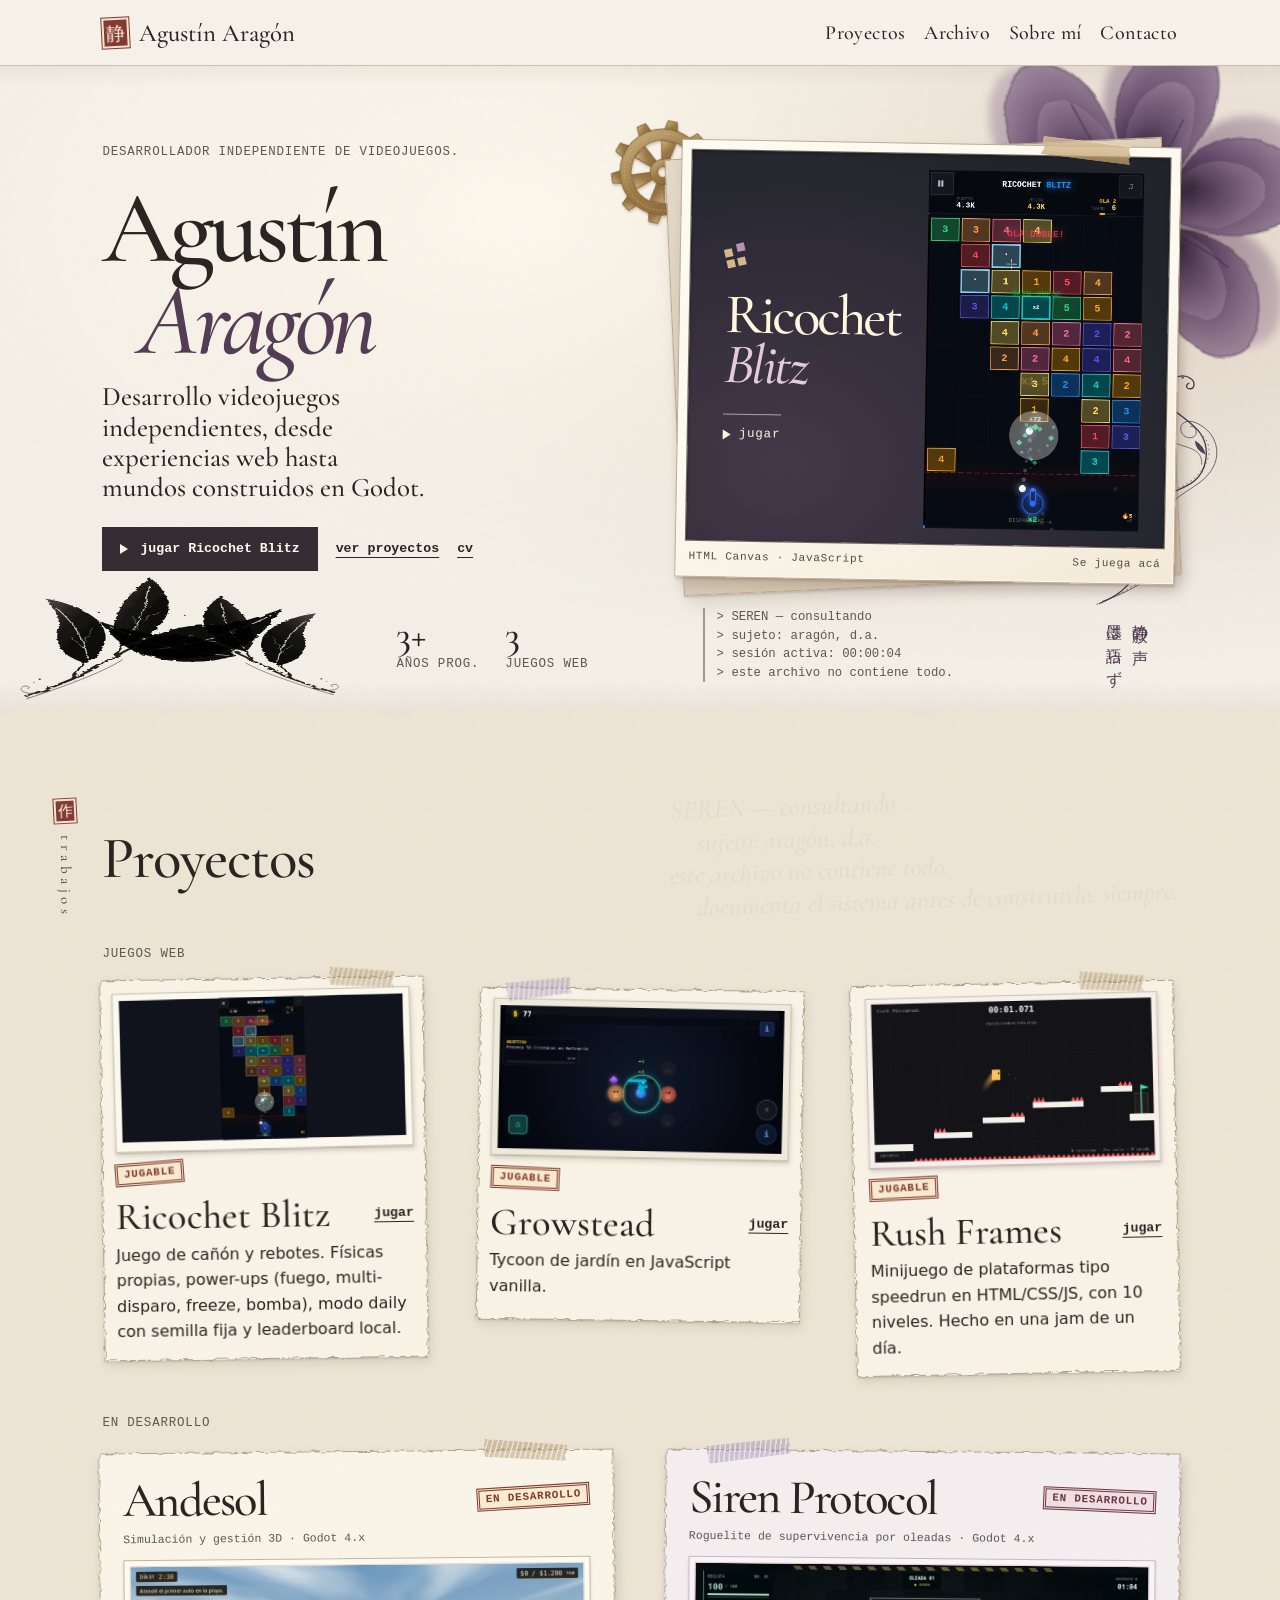
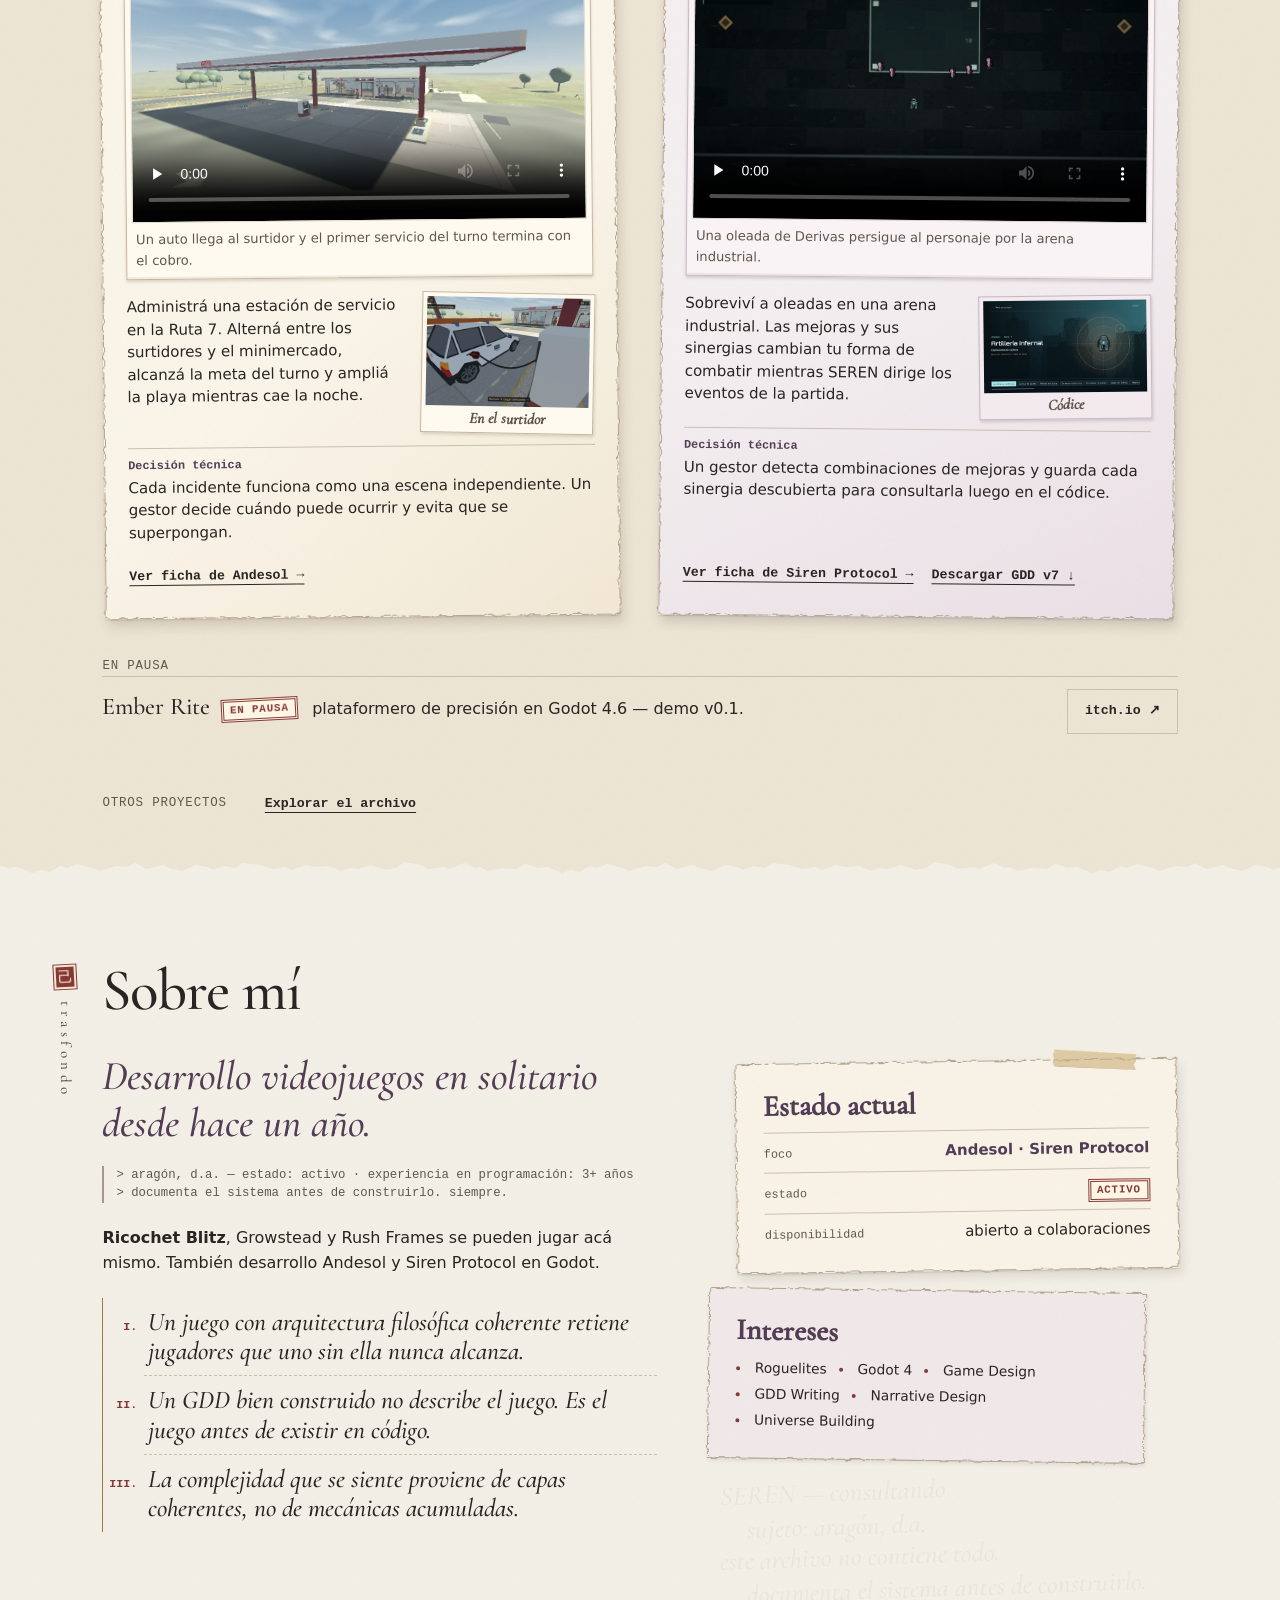
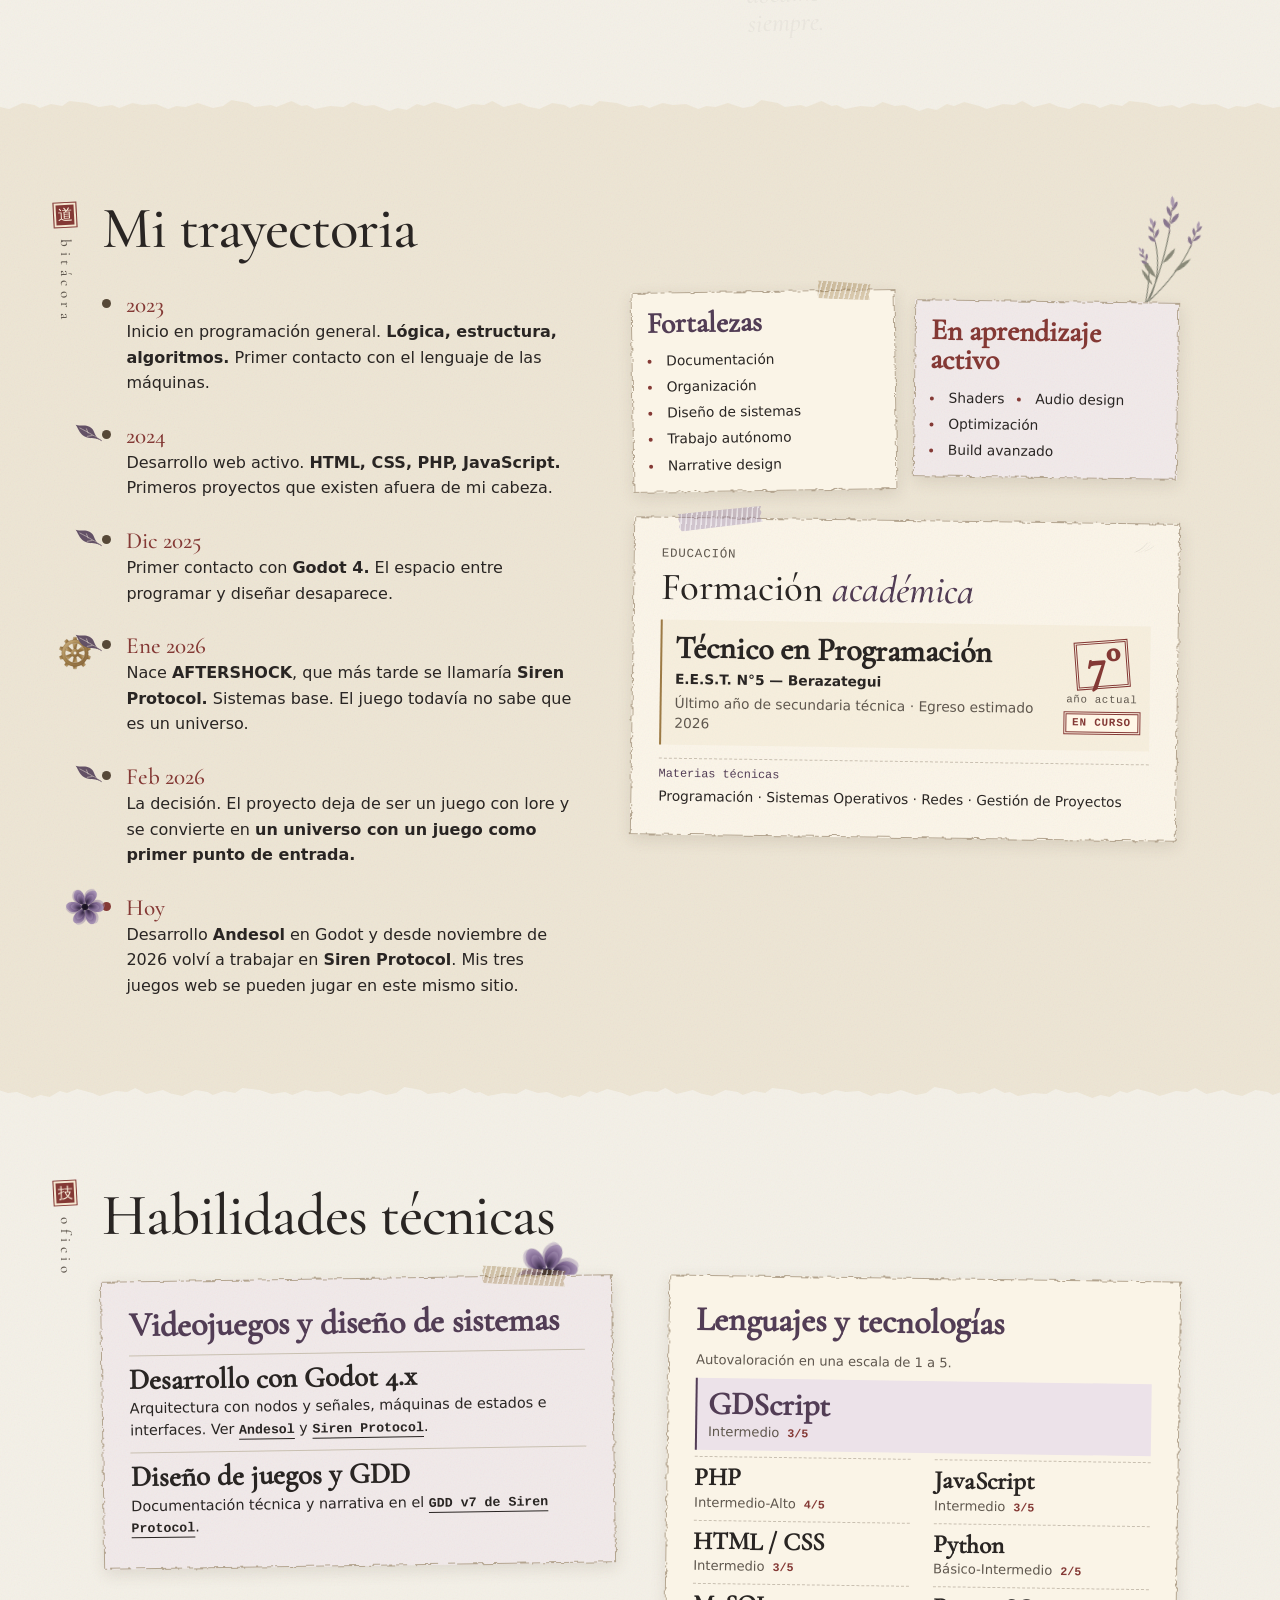
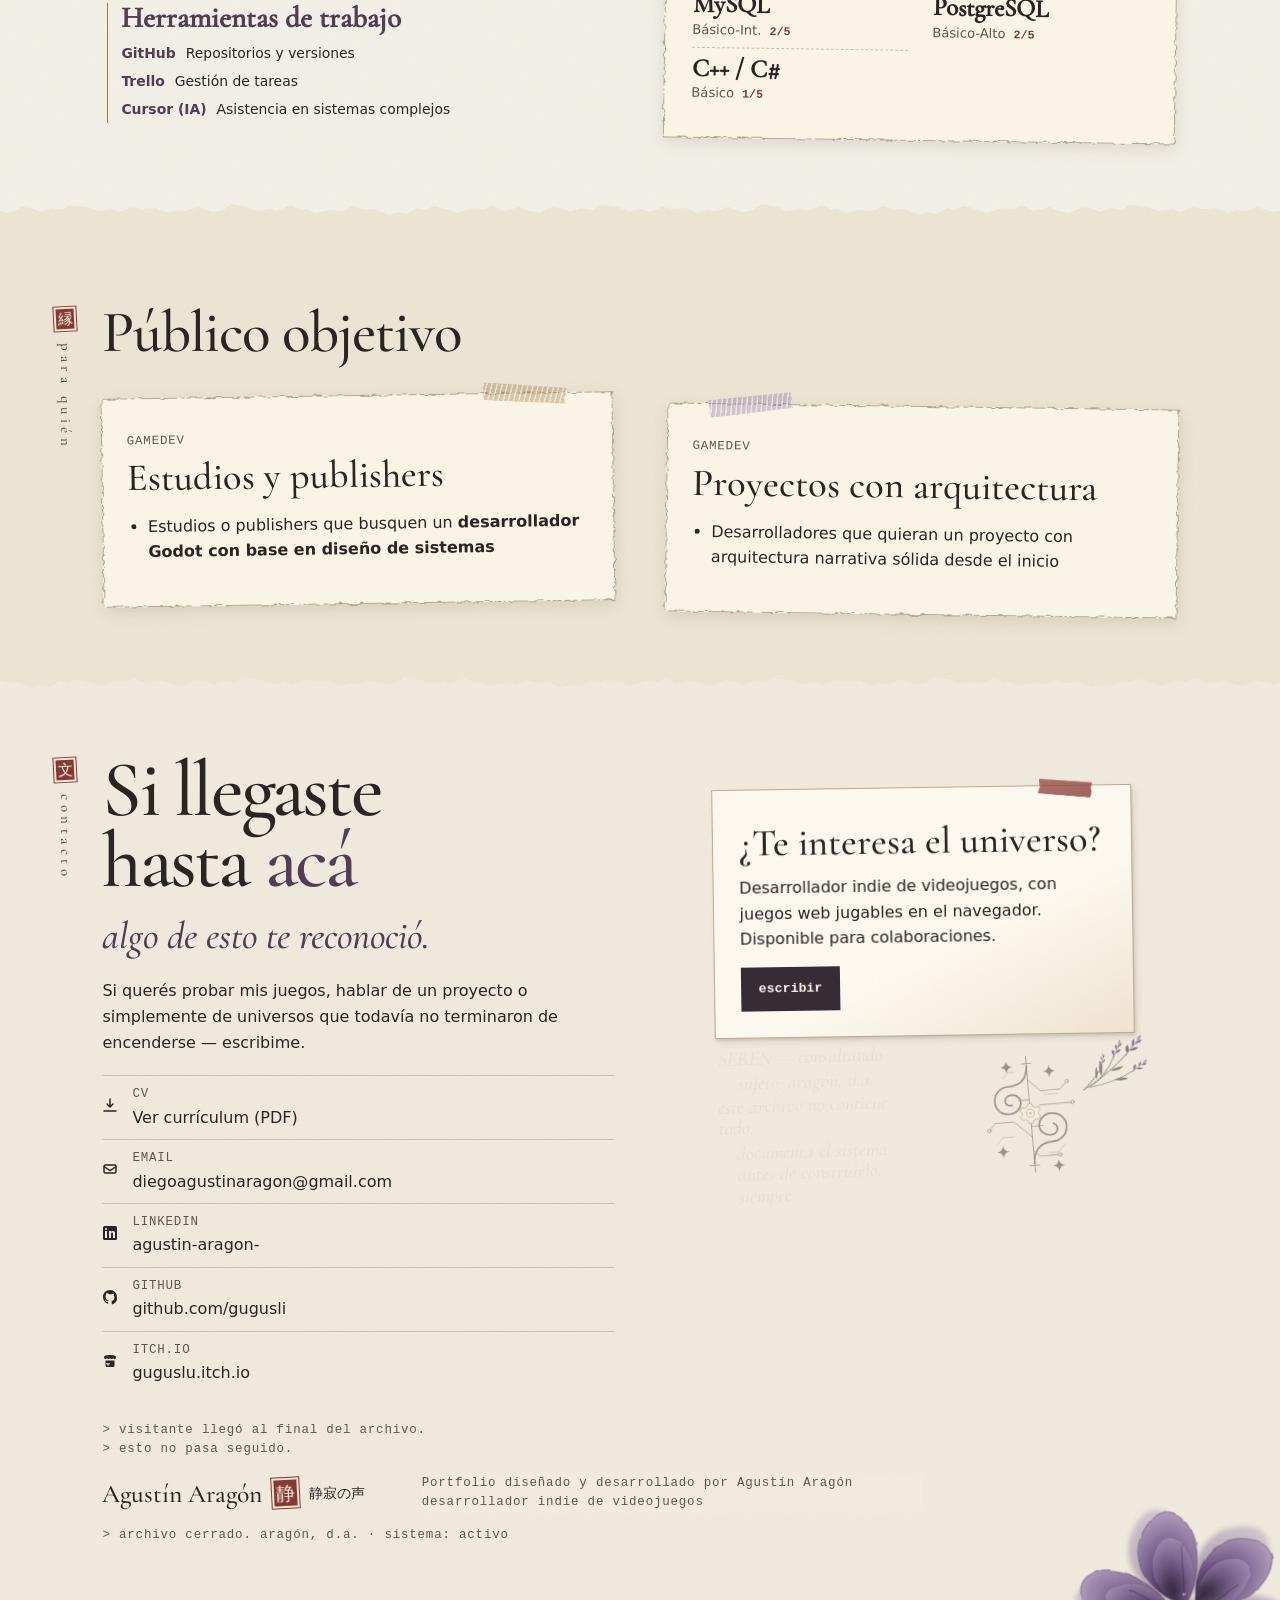
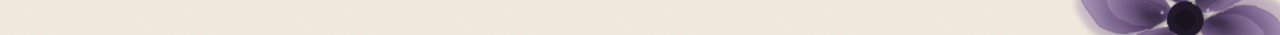
<file: index.html>
<!DOCTYPE html>
<html lang="es-AR">
<head>
  <meta charset="utf-8">
  <meta name="viewport" content="width=device-width, initial-scale=1">
  <script>
    function syncSerenLog() {
      let played = [];
      try {
        played = ['ricochet', 'growstead', 'rush-frames']
          .filter(game => localStorage.getItem('played:' + game) === '1');
      } catch {
        // Storage can be disabled. Keep the log in its default state.
      }
      document.documentElement.dataset.serenProgress = played.join(' ');
      document.documentElement.classList.toggle('seren-finished', played.length === 3);
      return played;
    }
    syncSerenLog();
  </script>
  <script>
    (() => {
      if (matchMedia('(prefers-reduced-motion: reduce)').matches) return;
      try {
        if (sessionStorage.getItem('intro-seen')) return;
        sessionStorage.setItem('intro-seen', '1');
      } catch { return; }

      const page = document.documentElement;
      const events = new AbortController();
      const failsafe = setTimeout(closeIntro, 2500);
      function closeIntro() {
        page.classList.remove('intro-active');
        events.abort();
        clearTimeout(failsafe);
      }

      page.classList.add('intro-active');
      for (const type of ['pointerdown', 'keydown', 'scroll', 'wheel', 'touchstart']) {
        window.addEventListener(type, closeIntro, {capture: true, passive: true, signal: events.signal});
      }
      document.addEventListener('animationend', event => {
        if (event.animationName === 'intro-finish') closeIntro();
      }, {signal: events.signal});
    })();
  </script>
  <title>Agustín Aragón — Game Developer</title>
  <meta name="description" content="Portfolio de Agustín Aragón, desarrollador independiente de videojuegos. Andesol y Siren Protocol en Godot, y tres juegos para jugar en el navegador.">
  <meta property="og:title" content="Agustín Aragón — Game Developer">
  <meta property="og:description" content="Portfolio de Agustín Aragón, desarrollador independiente de videojuegos. Andesol y Siren Protocol en Godot, y tres juegos para jugar en el navegador.">
  <meta property="og:type" content="website">
  <meta property="og:site_name" content="Agustín Aragón">
  <meta property="og:locale" content="es_AR">
  <link rel="canonical" href="https://gugusli.github.io/portfolio/">
  <meta property="og:url" content="https://gugusli.github.io/portfolio/">
  <meta property="og:image" content="https://gugusli.github.io/portfolio/assets/portfolio/og-image-final.jpg">
  <meta name="twitter:image" content="https://gugusli.github.io/portfolio/assets/portfolio/og-image-final.jpg">
  <meta property="og:image:width" content="1200">
  <meta property="og:image:height" content="630">
  <meta property="og:image:alt" content="Agustín Aragón, desarrollador independiente de videojuegos, con una polaroid de Ricochet Blitz">
  <meta name="twitter:card" content="summary_large_image">
  <link rel="icon" href="data:image/svg+xml,%3Csvg xmlns='http://www.w3.org/2000/svg' viewBox='0 0 48 48'%3E%3Crect width='48' height='48' rx='3' fill='%23842f32'/%3E%3Ctext x='7' y='36' font-size='38' font-family='Georgia' fill='ivory'%3EA%3C/text%3E%3C/svg%3E">
  <link rel="preload" href="assets/tipografia/cormorant-normal.woff2" as="font" type="font/woff2" crossorigin>
  <link rel="preload" href="assets/tipografia/cormorant-italic.woff2" as="font" type="font/woff2" crossorigin>
  <link rel="stylesheet" href="style-tinta.css">
  <script src="app.js" defer></script>
</head>
<body>
<svg class="ink-intro" viewBox="0 0 1000 1000" preserveAspectRatio="none" aria-hidden="true" focusable="false">
  <defs>
    <path id="intro-blob" vector-effect="non-scaling-stroke" d="M199 0
      C199 19 201 38 199 58 C196 78 197 104 185 119 C174 134 146 139 130 150
      C113 161 102 178 85 186 C68 193 47 190 28 194 C9 198 -11 212 -30 211
      C-49 210 -66 194 -85 186 C-104 179 -130 179 -145 167 C-160 155 -169 132 -176 113
      C-183 94 -181 73 -185 54 C-190 36 -199 19 -203 0 C-207 -19 -213 -43 -206 -61
      C-200 -78 -176 -89 -164 -105 C-152 -121 -148 -141 -136 -156 C-123 -172 -109 -191 -91 -199
      C-73 -207 -49 -204 -29 -203 C-9 -202 8 -196 28 -194 C47 -192 71 -200 88 -193
      C105 -185 114 -162 129 -149 C144 -136 169 -131 180 -116 C191 -101 194 -77 197 -58
      C200 -38 199 -19 199 0Z"/>
    <mask id="intro-cut" maskUnits="userSpaceOnUse" x="0" y="0" width="1000" height="1000">
      <rect width="1000" height="1000" fill="#fff"/>
      <g transform="translate(300 460)"><use class="intro-bloom" href="#intro-blob" fill="#000"/></g>
    </mask>
  </defs>
  <rect width="1000" height="1000" fill="#f1ebdd" mask="url(#intro-cut)"/>
  <path class="intro-drop" fill="#292523" d="M300 446c-2 5-8 10-8 15a8 8 0 0 0 16 0c0-5-4-11-8-15Z"/>
  <g class="intro-contours" transform="translate(300 460)" fill="none">
    <use class="intro-bloom" href="#intro-blob" stroke="#4a4543" stroke-width="3.5" opacity=".6"/>
    <use class="intro-bloom" href="#intro-blob" stroke="#69406e" stroke-width="1.35" opacity=".35"/>
  </g>
</svg>
<a class="skip-link" href="#contenido">Saltar al contenido</a>
<header class="masthead">
  <div class="nav-inner wrap">
    <a class="wordmark" href="#inicio"><span class="seal" lang="ja" aria-hidden="true">静</span>Agustín Aragón</a>
    <button type="button" class="nav-burger" aria-label="Abrir menú" aria-expanded="false" aria-controls="menu-principal" hidden><span></span><span></span></button>
    <nav id="menu-principal" class="nav-links" aria-label="Navegación principal">
      <a href="#proyectos">Proyectos</a>
      <a href="archivo.html">Archivo</a>
      <a href="#sobre">Sobre mí</a>
      <a href="#contacto">Contacto</a>
    </nav>
  </div>
</header>
<svg class="paper-filters" width="0" height="0" aria-hidden="true" focusable="false">
  <filter id="fibra-papel" x="-5%" y="-10%" width="110%" height="120%">
    <feTurbulence type="fractalNoise" baseFrequency=".09 .14" numOctaves="3" seed="18" result="fibra"/>
    <feDisplacementMap in="SourceGraphic" in2="fibra" scale="5" xChannelSelector="R" yChannelSelector="G"/>
  </filter>
</svg>
<main id="contenido" class="home" tabindex="-1">
<section class="hero" id="inicio" aria-labelledby="hero-title">
  <img class="ink-leaves" src="assets/portfolio/hojas.svg" width="345" height="163" alt="" aria-hidden="true" loading="lazy" decoding="async">
  <img class="ink-leaves ink-leaves--echo" src="assets/portfolio/hojas.svg" width="345" height="163" alt="" aria-hidden="true" loading="lazy" decoding="async">
  <img class="hero-bloom" src="assets/portfolio/flor.svg" width="420" height="420" alt="" aria-hidden="true" loading="lazy" decoding="async">
  <div class="wrap hero-inner">
    <div class="hero-intro">
      <p class="hero-kicker">Desarrollador independiente de videojuegos.</p>
      <h1 class="hero-title" id="hero-title">Agustín <em>Aragón</em></h1>
      <p class="hero-statement">Desarrollo videojuegos independientes, desde experiencias web hasta mundos construidos en Godot.</p>
      <div class="hero-cta">
        <a class="btn btn-p" href="assets/juegos/ricochet/index.html" data-play="ricochet"><span class="play-triangle" aria-hidden="true"></span>jugar Ricochet Blitz</a>
        <a class="text-link" href="#proyectos">ver proyectos</a>
        <a class="text-link" href="assets/cv_agustin_aragon.pdf" target="_blank" rel="noopener">cv</a>
      </div>
    </div>
    <img class="hero-gear" src="assets/portfolio/engranaje.svg" width="110" height="110" alt="" aria-hidden="true" loading="lazy" decoding="async">
    <figure class="hero-work">
      <span class="print-paper" aria-hidden="true"></span>
      <img class="print-line" src="assets/portfolio/filamento.svg" alt="" aria-hidden="true" width="178" height="310" loading="lazy">
      <a class="game-print" href="assets/juegos/ricochet/index.html" data-play="ricochet" aria-labelledby="hero-ricochet-title hero-ricochet-play">
        <div class="print-label">
          <span class="ricochet-mark" aria-hidden="true"><i></i><i></i><i></i><i></i></span>
          <span class="print-title" id="hero-ricochet-title">Ricochet<br><em>Blitz</em></span>
          <span class="print-play" id="hero-ricochet-play"><span class="play-triangle" aria-hidden="true"></span> jugar</span>
        </div>
        <img class="hero-shot" src="assets/portfolio/ricochet.webp" alt="Una partida de Ricochet Blitz, con el cañón apuntando al tablero de bloques." width="420" height="700" fetchpriority="high">
      </a>
      <figcaption><span>HTML Canvas · JavaScript</span><span>Se juega acá</span></figcaption>
    </figure>
    <div class="hero-stats"><div><span class="sv">3+</span><span class="sl-stat">años prog.</span></div><div><span class="sv">3</span><span class="sl-stat">juegos web</span></div></div>
    <div class="hero-footnote">
      <div>
        <div class="seren-log">
          <div class="seren-line"><span class="seren-prompt"><span class="sl-dim">&gt; </span><span class="sl-val">SEREN</span> — consultando</span></div>
          <div class="seren-line"><span class="sl-dim">&gt; </span>sujeto: <span class="sl-val">aragón, d.a.</span></div>
          <div class="seren-line"><span class="sl-dim">&gt; </span>sesión activa: <span class="sl-val" id="seren-timer">00:00:00</span></div>
          <div class="seren-line"><button class="seren-corrupt-trigger" type="button">&gt; este archivo no contiene todo.</button></div>
          <div aria-hidden="true">
            <div class="seren-line" data-seren-played="ricochet"><span class="sl-dim">&gt; </span>sujeto probó Ricochet Blitz</div>
            <div class="seren-line" data-seren-played="growstead"><span class="sl-dim">&gt; </span>sujeto probó Growstead</div>
            <div class="seren-line" data-seren-played="rush-frames"><span class="sl-dim">&gt; </span>sujeto probó Rush Frames</div>
            <div class="seren-line seren-complete"><span class="sl-dim">&gt; </span>archivo completo. gracias por jugar.</div>
          </div>
        </div>
        <span class="pc-st pause-stamp complete-stamp">ARCHIVO COMPLETO</span>
      </div>
      <span class="inscription" lang="ja" aria-hidden="true">静寂の声<br>墨は語らず</span>
    </div>
  </div>
</section>
<section id="proyectos" aria-labelledby="proyectos-title">
  <div class="wrap">
    <div class="section-heading"><img class="sprig sprig--mobile" src="assets/portfolio/lavanda.svg" width="75" height="100" alt="" aria-hidden="true" loading="lazy" decoding="async"><div class="sec-label section-inscription"><span class="seal section-seal" lang="ja" aria-hidden="true">作</span>trabajos</div><h2 class="sec-title" id="proyectos-title">Proyectos</h2>
      <div class="ghost" aria-hidden="true">
        <span>SEREN — consultando</span>
        <span>sujeto: aragón, d.a.</span>
        <span>este archivo no contiene todo.</span>
        <span>documenta el sistema antes de construirlo. siempre.</span>
      </div>
    </div>
    <section aria-labelledby="proyectos-web">
      <h3 class="sec-label" id="proyectos-web">Juegos web</h3>
      <div class="playable-grid">
        <article class="game-card pasted" id="ricochet-blitz" data-game="ricochet">
          <a class="still" href="assets/juegos/ricochet/index.html" data-play="ricochet" aria-label="Jugar Ricochet Blitz"><img src="assets/portfolio/ricochet.webp" loading="lazy" alt="El tablero de bloques de una partida de Ricochet Blitz." width="420" height="700"></a>
          <div class="stamp-row"><span class="pc-st game-stamp">JUGABLE</span><span class="pc-st played-stamp" hidden>JUGADO</span></div>
          <div class="game-info"><h4>Ricochet Blitz</h4><a class="text-link" href="assets/juegos/ricochet/index.html" data-play="ricochet" aria-label="Jugar Ricochet Blitz">jugar</a></div>
          <p>Juego de cañón y rebotes. Físicas propias, power-ups (fuego, multi-disparo, freeze, bomba), modo daily con semilla fija y leaderboard local.</p>
        </article>
        <article class="game-card pasted" id="growstead" data-game="growstead">
          <a class="still" href="assets/juegos/growstead/index.html" data-play="growstead" aria-label="Jugar Growstead"><img src="assets/portfolio/growstead.webp" loading="lazy" alt="Depósito de cristales en la base de Growstead, con monedas, mejoras y el objetivo de refinería visibles." width="760" height="381"></a>
          <div class="stamp-row"><span class="pc-st game-stamp">JUGABLE</span><span class="pc-st played-stamp" hidden>JUGADO</span></div>
          <div class="game-info"><h4>Growstead</h4><a class="text-link" href="assets/juegos/growstead/index.html" data-play="growstead" aria-label="Jugar Growstead">jugar</a></div>
          <p>Tycoon de jardín en JavaScript vanilla.</p>
        </article>
        <article class="game-card pasted" id="rush-frames" data-game="rush-frames">
          <a class="still" href="assets/juegos/rush-frames/index.html" data-play="rush-frames" aria-label="Jugar Rush Frames"><img src="assets/portfolio/rush-frames.webp" loading="lazy" alt="El personaje salta con una estela sobre las plataformas con pinchos de Piso espinado, con el cronómetro en marcha." width="960" height="540"></a>
          <div class="stamp-row"><span class="pc-st game-stamp">JUGABLE</span><span class="pc-st played-stamp" hidden>JUGADO</span></div>
          <div class="game-info"><h4>Rush Frames</h4><a class="text-link" href="assets/juegos/rush-frames/index.html" data-play="rush-frames" aria-label="Jugar Rush Frames">jugar</a></div>
          <p>Minijuego de plataformas tipo speedrun en HTML/CSS/JS, con 10 niveles. Hecho en una jam de un día.</p>
        </article>
      </div>
    </section>
    <section class="development-projects" aria-labelledby="proyectos-activos">
      <h3 class="sec-label" id="proyectos-activos">En desarrollo</h3>
      <div class="active-grid">
        <article class="active-project active-project--andesol pasted" id="gasolineria" aria-labelledby="andesol-title">
          <header>
            <div class="active-project-heading">
              <h4 id="andesol-title">Andesol</h4>
              <span class="pc-st development-stamp">EN DESARROLLO</span>
            </div>
            <p class="active-project-meta">Simulación y gestión 3D · <span>Godot 4.x</span></p>
          </header>
          <figure class="active-print active-print--feature">
            <video controls preload="none" playsinline poster="assets/portfolio/andesol-estacion.webp?v=db539a76" width="960" height="540" aria-label="Partida de Andesol">
              <source src="assets/portfolio/andesol-jugabilidad.mp4?v=4eb104c4" type="video/mp4">
              <a href="assets/portfolio/andesol-jugabilidad.mp4?v=4eb104c4">Ver el video de Andesol</a>
            </video>
            <figcaption>Un auto llega al surtidor y el primer servicio del turno termina con el cobro.</figcaption>
          </figure>
          <div class="active-project-details">
            <p>Administrá una estación de servicio en la Ruta 7. Alterná entre los surtidores y el minimercado, alcanzá la meta del turno y ampliá la playa mientras cae la noche.</p>
            <figure class="active-print active-print--detail">
              <a href="assets/portfolio/andesol-surtidor.webp?v=f147fa97" aria-label="Ampliar la captura del surtidor de Andesol">
                <img src="assets/portfolio/andesol-surtidor.webp?v=f147fa97" alt="La manguera del surtidor de Andesol conectada a un auto y el aviso para empezar la carga." width="960" height="540" loading="lazy" decoding="async">
              </a>
              <figcaption>En el surtidor</figcaption>
            </figure>
            <dl class="project-facts">
              <div><dt>Decisión técnica</dt><dd>Cada incidente funciona como una escena independiente. Un gestor decide cuándo puede ocurrir y evita que se superpongan.</dd></div>
            </dl>
          </div>
          <div class="active-project-actions">
            <a class="text-link" href="andesol.html">Ver ficha de Andesol <span aria-hidden="true">→</span></a>
          </div>
        </article>
        <article class="active-project active-project--siren pasted" id="siren-protocol" aria-labelledby="siren-protocol-title">
          <header>
            <div class="active-project-heading">
              <h4 id="siren-protocol-title">Siren Protocol</h4>
              <span class="pc-st development-stamp">EN DESARROLLO</span>
            </div>
            <p class="active-project-meta">Roguelite de supervivencia por oleadas · <span>Godot 4.x</span></p>
          </header>
          <figure class="active-print active-print--feature">
            <video controls preload="none" playsinline poster="assets/portfolio/siren-jugabilidad.webp" width="960" height="540" aria-label="Partida de Siren Protocol">
              <source src="assets/portfolio/siren-jugabilidad.mp4" type="video/mp4">
              <a href="assets/portfolio/siren-jugabilidad.mp4">Ver el video de Siren Protocol</a>
            </video>
            <figcaption>Una oleada de Derivas persigue al personaje por la arena industrial.</figcaption>
          </figure>
          <div class="active-project-details">
            <p>Sobreviví a oleadas en una arena industrial. Las mejoras y sus sinergias cambian tu forma de combatir mientras SEREN dirige los eventos de la partida.</p>
            <figure class="active-print active-print--detail">
              <a href="assets/portfolio/siren-codice.webp" aria-label="Ampliar la captura del Códice de Siren Protocol">
                <img src="assets/portfolio/siren-codice.webp" alt="Entrada Artillería infernal del Códice de Siren Protocol." width="896" height="504" loading="lazy" decoding="async">
              </a>
              <figcaption>Códice</figcaption>
            </figure>
            <dl class="project-facts">
              <div><dt>Decisión técnica</dt><dd>Un gestor detecta combinaciones de mejoras y guarda cada sinergia descubierta para consultarla luego en el códice.</dd></div>
            </dl>
          </div>
          <div class="active-project-actions">
            <a class="text-link" href="siren-protocol.html">Ver ficha de Siren Protocol <span aria-hidden="true">→</span></a>
            <a href="assets/Siren_Protocol_GDD_v7.docx" download class="text-link">Descargar GDD v7 <span aria-hidden="true">↓</span></a>
          </div>
        </article>
      </div>
    </section>
    <section class="pausa" aria-labelledby="proyectos-pausa">
      <h3 class="sec-label" id="proyectos-pausa">En pausa</h3>
      <div class="pausa-item">
        <span class="pausa-name">Ember Rite <span class="pc-st pause-stamp">EN PAUSA</span></span>
        <span class="pausa-desc">plataformero de precisión en Godot 4.6 — demo v0.1.</span>
        <a href="https://guguslu.itch.io" target="_blank" rel="noopener noreferrer" class="btn btn-s">itch.io ↗</a>
      </div>
    </section>

    <div class="archive-entry"><div class="sec-label">otros proyectos</div><a class="text-link" href="archivo.html">Explorar el archivo</a></div>
  </div>
</section>
<section id="sobre" aria-labelledby="sobre-title">
  <div class="wrap">
    <div class="sec-label section-inscription"><span class="seal section-seal" lang="ja" aria-hidden="true">己</span>trasfondo</div>
    <h2 class="sec-title" id="sobre-title">Sobre <em>mí</em></h2>
    <div class="two about-layout">
      <div>
        <p class="about-statement">Desarrollo videojuegos en solitario desde hace un año.</p>
        <div class="about-log">
          <span class="sl-dim">&gt; </span><span class="sl-val">aragón, d.a.</span> — estado: <span class="sl-val">activo</span> · experiencia en programación: <span class="sl-val">3+ años</span><br>
          <span class="sl-dim">&gt; </span>documenta el sistema antes de construirlo. siempre.
        </div>
        <p class="body-p"><strong>Ricochet Blitz</strong>, Growstead y Rush Frames se pueden jugar acá mismo. También desarrollo Andesol y Siren Protocol en Godot.</p>
        <ol class="fragments" type="I">
          <li class="fragment"><p class="frag-text">Un juego con arquitectura filosófica coherente retiene jugadores que uno sin ella nunca alcanza.</p></li>
          <li class="fragment"><p class="frag-text">Un GDD bien construido no describe el juego. Es el juego antes de existir en código.</p></li>
          <li class="fragment"><p class="frag-text">La complejidad que se siente proviene de capas coherentes, no de mecánicas acumuladas.</p></li>
        </ol>
      </div>
      <div class="about-files">
        <section class="card pasted about-status" aria-labelledby="estado-title">
          <h3 class="card-head" id="estado-title">Estado actual</h3>
          <dl class="card-body">
            <div class="irow"><dt>foco</dt><dd>Andesol · Siren Protocol</dd></div>
            <div class="irow"><dt>estado</dt><dd><span class="pill">activo</span></dd></div>
            <div class="irow"><dt>disponibilidad</dt><dd>abierto a colaboraciones</dd></div>
          </dl>
        </section>
        <section class="card pasted about-interests" aria-labelledby="intereses-title">
          <h3 class="card-head" id="intereses-title">Intereses</h3>
          <ul class="tags file-tags">
            <li>Roguelites</li><li>Godot 4</li><li>Game Design</li>
            <li>GDD Writing</li><li>Narrative Design</li><li>Universe Building</li>
          </ul>
        </section>
        <div class="ghost" aria-hidden="true">
          <span>SEREN — consultando</span>
          <span>sujeto: aragón, d.a.</span>
          <span>este archivo no contiene todo.</span>
          <span>documenta el sistema antes de construirlo. siempre.</span>
        </div>
      </div>
    </div>
  </div>
</section>
<section id="trayectoria" aria-labelledby="trayectoria-title">
  <div class="wrap"><img class="sprig sprig--mobile" src="assets/portfolio/lavanda.svg" width="75" height="100" alt="" aria-hidden="true" loading="lazy" decoding="async">
    <div class="sec-label section-inscription"><span class="seal section-seal" lang="ja" aria-hidden="true">道</span>bitácora</div>
    <img class="sprig sprig--timeline" src="assets/portfolio/lavanda.svg" width="88" height="118" alt="" aria-hidden="true" loading="lazy" decoding="async">
    <h2 class="sec-title" id="trayectoria-title">Mi <em>trayectoria</em></h2>
    <div class="two trajectory-layout">
      <div class="tl">
        <img class="timeline-gear" src="assets/portfolio/engranaje.svg" width="34" height="34" alt="" aria-hidden="true" loading="lazy" decoding="async">
        <div class="tl-item"><img class="tl-sprout" src="assets/portfolio/brote.svg" width="32" height="22" alt="" aria-hidden="true" loading="lazy" decoding="async"><div class="tl-y">2023</div><div class="tl-t">Inicio en programación general. <strong>Lógica, estructura, algoritmos.</strong> Primer contacto con el lenguaje de las máquinas.</div></div>
        <div class="tl-item"><img class="tl-sprout" src="assets/portfolio/brote.svg" width="32" height="22" alt="" aria-hidden="true" loading="lazy" decoding="async"><div class="tl-y">2024</div><div class="tl-t">Desarrollo web activo. <strong>HTML, CSS, PHP, JavaScript.</strong> Primeros proyectos que existen afuera de mi cabeza.</div></div>
        <div class="tl-item"><img class="tl-sprout" src="assets/portfolio/brote.svg" width="32" height="22" alt="" aria-hidden="true" loading="lazy" decoding="async"><div class="tl-y">Dic 2025</div><div class="tl-t">Primer contacto con <strong>Godot 4.</strong> El espacio entre programar y diseñar desaparece.</div></div>
        <div class="tl-item"><img class="tl-sprout" src="assets/portfolio/brote.svg" width="32" height="22" alt="" aria-hidden="true" loading="lazy" decoding="async"><div class="tl-y">Ene 2026</div><div class="tl-t">Nace <strong>AFTERSHOCK</strong>, que más tarde se llamaría <strong>Siren Protocol.</strong> Sistemas base. El juego todavía no sabe que es un universo.</div></div>
        <div class="tl-item"><img class="tl-sprout" src="assets/portfolio/brote.svg" width="32" height="22" alt="" aria-hidden="true" loading="lazy" decoding="async"><div class="tl-y">Feb 2026</div><div class="tl-t">La decisión. El proyecto deja de ser un juego con lore y se convierte en <strong>un universo con un juego como primer punto de entrada.</strong></div></div>
        <div class="tl-item"><img class="tl-sprout tl-bloom" src="assets/portfolio/flor.svg" width="44" height="44" alt="" aria-hidden="true" loading="lazy" decoding="async"><div class="tl-y">Hoy</div><div class="tl-t">Desarrollo <strong>Andesol</strong> en Godot y desde noviembre de 2026 volví a trabajar en <strong>Siren Protocol</strong>. Mis tres juegos web se pueden jugar en este mismo sitio.</div></div>
      </div>
      <div class="trajectory-files">
        <div class="trajectory-notes">
          <section class="card pasted" aria-labelledby="fortalezas-title">
            <h3 class="card-head" id="fortalezas-title">Fortalezas</h3>
            <ul class="tags file-tags">
              <li>Documentación</li><li>Organización</li><li>Diseño de sistemas</li>
              <li>Trabajo autónomo</li><li>Narrative design</li>
            </ul>
          </section>
          <section class="card pasted learning-note" aria-labelledby="aprendizaje-title">
            <h3 class="card-head" id="aprendizaje-title">En aprendizaje activo</h3>
            <ul class="tags file-tags">
              <li>Shaders</li><li>Audio design</li><li>Optimización</li><li>Build avanzado</li>
            </ul>
          </section>
        </div>
        <article class="fc pasted" id="formacion" aria-labelledby="formacion-title">
          <div class="sec-label">educación</div>
          <h3 class="fc-heading" id="formacion-title">Formación <em>académica</em></h3>
          <div class="fc-content">
            <div>
              <h4 class="fc-title">Técnico en Programación</h4>
              <p class="fc-inst">E.E.S.T. N°5 — Berazategui</p>
              <p class="fc-graduation">Último año de secundaria técnica · Egreso estimado 2026</p>
            </div>
            <div class="fc-year">
              <div class="fc-n">7°</div>
              <div class="fc-l">año actual</div>
              <span class="pill">en curso</span>
            </div>
          </div>
          <dl class="fc-details">
            <div>
              <dt>Materias técnicas</dt>
              <dd>Programación · Sistemas Operativos · Redes · Gestión de Proyectos</dd>
            </div>
          </dl>
        </article>
      </div>
    </div>
  </div>
</section>
<section id="skills" aria-labelledby="skills-title">
  <div class="wrap">
    <div class="sec-label section-inscription"><span class="seal section-seal" lang="ja" aria-hidden="true">技</span>oficio</div>
    <div class="skill-heading">
      <div>
        <h2 class="sec-title" id="skills-title">Habilidades <em>técnicas</em></h2>
      </div>
    </div>
    <div class="sk-grid">
      <section class="pasted skill-focus" aria-labelledby="gamedev-title">
        <h3 class="sk-cat" id="gamedev-title">Videojuegos y diseño de sistemas</h3>
        <div class="sk-item">
          <h4 class="sk-name">Desarrollo con Godot 4.x</h4>
          <p class="sk-note">Arquitectura con nodos y señales, máquinas de estados e interfaces. Ver <a class="text-link" href="#gasolineria">Andesol</a> y <a class="text-link" href="#siren-protocol">Siren Protocol</a>.</p>
        </div>
        <div class="sk-item">
          <h4 class="sk-name">Diseño de juegos y GDD</h4>
          <p class="sk-note">Documentación técnica y narrativa en el <a class="text-link" href="assets/Siren_Protocol_GDD_v7.docx" download>GDD v7 de Siren Protocol</a>.</p>
        </div>
      </section>
      <section class="pasted language-sheet" aria-labelledby="lenguajes-title">
        <h3 class="sk-cat" id="lenguajes-title">Lenguajes y tecnologías</h3>
        <p class="skill-scale">Autovaloración en una escala de 1 a 5.</p>
        <dl class="lang-list">
          <div class="lang-row lang-main"><dt>GDScript</dt><dd class="skill-level">Intermedio <span>3/5</span></dd></div>
          <div class="lang-row"><dt>PHP</dt><dd class="skill-level">Intermedio-Alto <span>4/5</span></dd></div>
          <div class="lang-row"><dt>JavaScript</dt><dd class="skill-level">Intermedio <span>3/5</span></dd></div>
          <div class="lang-row"><dt>HTML / CSS</dt><dd class="skill-level">Intermedio <span>3/5</span></dd></div>
          <div class="lang-row"><dt>Python</dt><dd class="skill-level">Básico-Intermedio <span>2/5</span></dd></div>
          <div class="lang-row"><dt>MySQL</dt><dd class="skill-level">Básico-Int. <span>2/5</span></dd></div>
          <div class="lang-row"><dt>PostgreSQL</dt><dd class="skill-level">Básico-Alto <span>2/5</span></dd></div>
          <div class="lang-row"><dt>C++ / C#</dt><dd class="skill-level">Básico <span>1/5</span></dd></div>
        </dl>
      </section>
      <section class="work-tools" aria-labelledby="herramientas-title">
        <h3 class="sk-cat" id="herramientas-title">Herramientas de trabajo</h3>
        <ul class="tool-list" role="list">
          <li class="tool-row"><strong>GitHub</strong><span>Repositorios y versiones</span></li>
          <li class="tool-row"><strong>Trello</strong><span>Gestión de tareas</span></li>
          <li class="tool-row"><strong>Cursor (IA)</strong><span>Asistencia en sistemas complejos</span></li>
        </ul>
      </section>
      <img class="skill-flower" src="assets/portfolio/flor.svg" alt="" aria-hidden="true" loading="lazy" decoding="async" width="100" height="100">
    </div>
  </div>
</section>
<section id="publico">
  <div class="wrap"><img class="sprig sprig--mobile" src="assets/portfolio/lavanda.svg" width="75" height="100" alt="" aria-hidden="true" loading="lazy" decoding="async">
    <div class="sec-label section-inscription"><span class="seal section-seal" lang="ja" aria-hidden="true">縁</span>para quién</div>
    <h2 class="sec-title">Público <em>objetivo</em></h2>
    <div class="pub-grid">
      <div class="pub-card pasted">
        <div class="pub-lbl">gamedev</div>
        <h3 class="pub-title">Estudios y publishers</h3>
        <ul class="pub-list">
          <li>Estudios o publishers que busquen un <strong>desarrollador Godot con base en diseño de sistemas</strong></li>
        </ul>
      </div>
      <div class="pub-card pasted">
        <div class="pub-lbl">gamedev</div>
        <h3 class="pub-title">Proyectos con arquitectura</h3>
        <ul class="pub-list">
          <li>Desarrolladores que quieran un proyecto con arquitectura narrativa sólida desde el inicio</li>
        </ul>
      </div>
    </div>
  </div>
</section>
<section id="contacto" aria-labelledby="contacto-title">
  <div class="wrap">
    <div class="ct-grid">
      <div>
        <div class="sec-label section-inscription"><span class="seal section-seal" lang="ja" aria-hidden="true">文</span>contacto</div>
        <h2 class="ct-title" id="contacto-title">Si llegaste<br>hasta <em>acá</em></h2>

        <p class="ct-invitation">algo de esto te reconoció.</p>

        <p class="ct-desc">Si querés probar mis juegos, hablar de un proyecto o simplemente de universos que todavía no terminaron de encenderse — escribime.</p>

        <div class="c-links">
          <a href="assets/cv_agustin_aragon.pdf" target="_blank" rel="noopener" class="c-link">
            <div class="c-icon"><svg width="16" height="16" viewBox="0 0 16 16" fill="none"><path d="M8 2v8m0 0l-3-3m3 3l3-3M2 14h12" stroke="currentColor" stroke-width="1.5" stroke-linecap="round"/></svg></div>
            <div><div class="c-lbl">CV</div><div class="c-val">Ver currículum (PDF)</div></div>
          </a>
          <a href="mailto:diegoagustinaragon@gmail.com" class="c-link email-link">
            <div class="c-icon"><svg width="16" height="16" viewBox="0 0 16 16" fill="none"><rect x="2" y="4" width="12" height="8" rx="1.5" stroke="currentColor" stroke-width="1.5"/><path d="M2 5.5l6 4 6-4" stroke="currentColor" stroke-width="1.5"/></svg></div>
            <div><div class="c-lbl">Email</div><div class="c-val email-label">diegoagustinaragon@<wbr>gmail.com</div></div>
          </a>
          <a href="https://www.linkedin.com/in/agustin-aragon-/" target="_blank" rel="noopener noreferrer" class="c-link">
            <div class="c-icon"><svg width="16" height="16" viewBox="0 0 16 16" fill="currentColor"><path d="M2.5 1A1.5 1.5 0 001 2.5v11A1.5 1.5 0 002.5 15h11a1.5 1.5 0 001.5-1.5v-11A1.5 1.5 0 0013.5 1h-11zM5 6v7H3V6h2zm-1-3a1 1 0 110 2 1 1 0 010-2zm3 3h2v.95C9.36 6.37 9.97 6 11 6c1.65 0 2 1.1 2 2.5V13h-2V9c0-.83-.3-1.5-1-1.5s-1 .67-1 1.5v4H7V6z"/></svg></div>
            <div><div class="c-lbl">LinkedIn</div><div class="c-val">agustin-aragon-</div></div>
          </a>
          <a href="https://github.com/gugusli" target="_blank" rel="noopener noreferrer" class="c-link">
            <div class="c-icon"><svg width="16" height="16" viewBox="0 0 16 16" fill="currentColor"><path d="M8 1C4.13 1 1 4.13 1 8c0 3.09 2 5.71 4.79 6.64.35.06.48-.15.48-.34 0-.16-.01-.71-.01-1.29-1.76.32-2.21-.43-2.35-.82-.08-.2-.42-.82-.72-.99-.24-.13-.59-.45-.01-.46.55-.01.94.51 1.07.72.63 1.06 1.63.76 2.03.58.06-.46.24-.76.44-.94-1.55-.18-3.18-.78-3.18-3.46 0-.76.27-1.39.72-1.88-.07-.17-.31-.89.07-1.85 0 0 .58-.18 1.92.72A6.64 6.64 0 018 5.13c.6.003 1.19.08 1.75.24 1.34-.91 1.92-.72 1.92-.72.38.97.14 1.68.07 1.85.45.49.72 1.12.72 1.88 0 2.69-1.64 3.28-3.2 3.46.25.22.47.64.47 1.29 0 .94-.01 1.68-.01 1.91 0 .19.13.41.48.34A7.01 7.01 0 0015 8c0-3.87-3.13-7-7-7z"/></svg></div>
            <div><div class="c-lbl">GitHub</div><div class="c-val">github.com/gugusli</div></div>
          </a>
          <a href="https://guguslu.itch.io" target="_blank" rel="noopener noreferrer" class="c-link">
            <div class="c-icon"><svg width="16" height="16" viewBox="0 0 16 16" fill="currentColor"><path d="M2 4.3C2 2.8 4.7 2 8 2s6 .8 6 2.3v.2c0 .8-.7 1.5-1.5 1.5-.7 0-1.3-.4-1.5-1-.2.6-.8 1-1.5 1s-1.4-.4-1.5-1c-.2.6-.8 1-1.5 1s-1.3-.4-1.5-1c-.2.6-.8 1-1.5 1C2.7 6 2 5.3 2 4.5v-.2zM3.5 7.5h9v5c0 .8-.7 1.5-1.5 1.5h-6c-.8 0-1.5-.7-1.5-1.5v-5zm2 1.5v1.2H4v1h1.5V13h1v-1.8H8v-1H5.5zm4 1a.75.75 0 110 1.5.75.75 0 010-1.5zm1.5-1a.75.75 0 110 1.5.75.75 0 010-1.5z"/></svg></div>
            <div><div class="c-lbl">Itch.io</div><div class="c-val">guguslu.itch.io</div></div>
          </a>
        </div>
      </div>
      <div class="contact-aside">
        <div class="cta-box">
          <h3 class="cta-title">¿Te interesa el universo?</h3>
          <p class="cta-desc">Desarrollador indie de videojuegos, con juegos web jugables en el navegador. Disponible para colaboraciones.</p>
          <a href="mailto:diegoagustinaragon@gmail.com" class="btn btn-p email-link">escribir</a>
        </div>

        <div class="contact-art" aria-hidden="true">
          <div class="ghost" aria-hidden="true">
            <span>SEREN — consultando</span>
            <span>sujeto: aragón, d.a.</span>
            <span>este archivo no contiene todo.</span>
            <span>documenta el sistema antes de construirlo. siempre.</span>
          </div>
          <img class="contact-emblem" src="assets/portfolio/emblema.svg" width="226" height="226" alt="" aria-hidden="true" loading="lazy" decoding="async">
          <img class="sprig sprig--contact" src="assets/portfolio/lavanda.svg" width="82" height="110" alt="" aria-hidden="true" loading="lazy" decoding="async">
        </div>
      </div>
    </div>
    <div class="ct-seren" id="ct-seren">
      <span class="sl-dim">&gt; </span>visitante llegó al final del archivo.<br>
      <span class="sl-dim">&gt; </span>esto no pasa seguido.
    </div>
  </div>
</section>
</main>
<footer class="home-footer">
  <div class="footer-art" aria-hidden="true">
    <img class="footer-bloom" src="assets/portfolio/flor.svg" width="360" height="360" alt="" aria-hidden="true" loading="lazy" decoding="async">
  </div>
  <div class="wrap">
    <div class="ft">
      <div class="ft-left">
        <span class="ft-logo">Agustín Aragón</span>
        <span class="seal" lang="ja" aria-hidden="true">静</span>
        <span class="ft-jp" lang="ja">静寂の声</span>
      </div>
      <div class="ft-meta">
        Portfolio diseñado y desarrollado por Agustín Aragón<br>
        desarrollador indie de videojuegos
      </div>
    </div>
    <div class="ft-seren">
      <span class="sl-dim">&gt;</span> archivo cerrado. aragón, d.a. · sistema: activo
    </div>
  </div>
</footer>
</body>
</html>
</file>
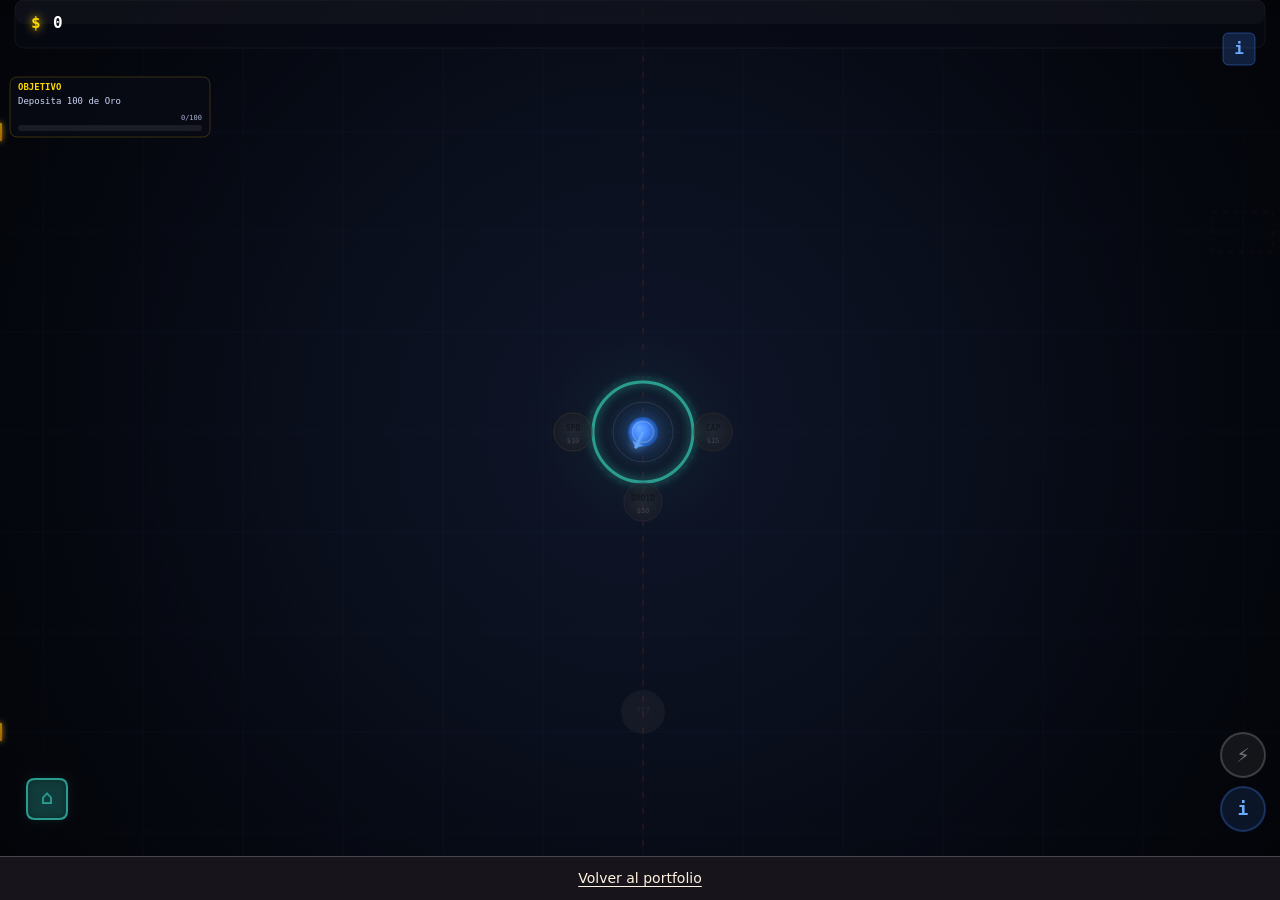
<file: assets/juegos/growstead/index.html>
<!DOCTYPE html>
<html lang="es">
<head>
  <meta charset="UTF-8">
  <meta name="viewport" content="width=device-width, initial-scale=1.0">
  <title>Growstead</title>
  <link rel="icon" href="data:,">
  <link rel="stylesheet" href="css/style.css">
  <link rel="stylesheet" href="../demo.css">
</head>
<body class="demo-page">
  <main class="play-surface"><span class="game-sr-only">Growstead<span class="version-badge" id="versionBadge">v0.9.0 RC1</span></span>
  <div class="game-sr-only">Growstead v0.9.0 RC1</div>
  <canvas id="gameCanvas" tabindex="0" aria-label="Growstead. Mové al personaje con las flechas o WASD, o arrastrá desde la mitad izquierda de la pantalla."></canvas>
  </main>
  <nav class="demo-nav" aria-label="Portfolio" lang="es"><a href="../../../index.html#growstead">Volver al portfolio</a></nav>
  <script src="js/constants.js"></script>
  <script src="js/data.js"></script>
  <script src="js/state.js"></script>
  <script src="js/actions.js"></script>
  <script src="js/panels.js"></script>
  <script src="js/tick.js"></script>
  <script src="js/renderer.js"></script>
  <script src="js/player.js"></script>
  <script src="js/economy.js"></script>
  <script src="js/resource.js"></script>
  <script src="js/saveSystem.js"></script>
  <script src="js/particles.js"></script>
  <script src="js/camera.js"></script>
  <script src="js/floatingText.js"></script>
  <script src="js/helper.js"></script>
  <script src="js/refinery.js"></script>
  <script src="js/goldRush.js"></script>
  <script src="js/audio.js"></script>
  <script src="js/ads.js"></script>
  <script src="js/input.js"></script>
  <script src="js/milestones.js"></script>
  <script src="js/ui.js"></script>
  <script src="js/game.js"></script>
</body>
</html>
</file>
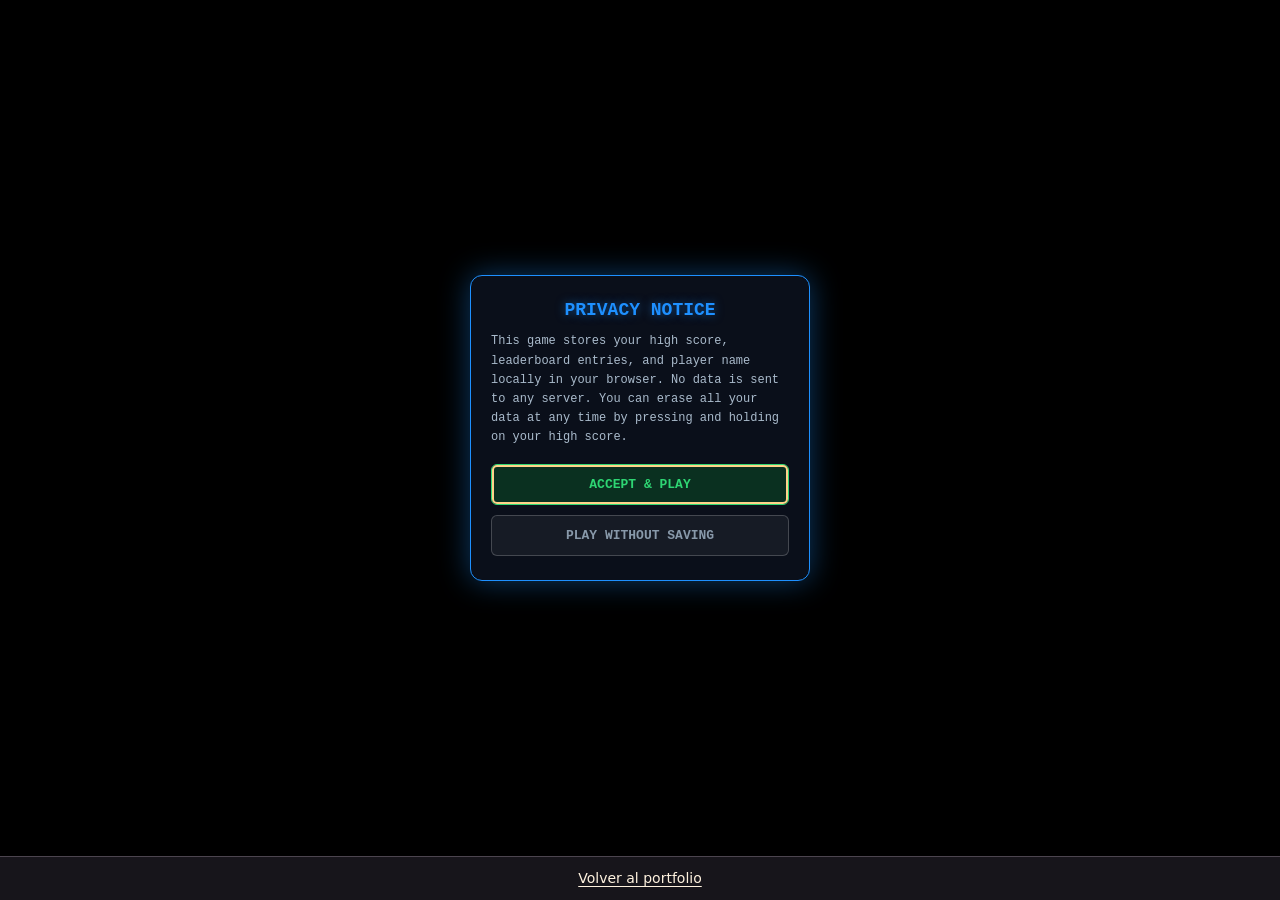
<file: assets/juegos/ricochet/index.html>
<!DOCTYPE html>
<html lang="en">
<head>
<meta charset="UTF-8">
<!-- Fase 2: Remover maximum-scale=1.0 para permitir zoom (WCAG 2.1 1.4.4) -->
<meta name="viewport" content="width=device-width,initial-scale=1.0,minimum-scale=1.0,user-scalable=yes,viewport-fit=cover">
<title>RICOCHET BLITZ</title>

<!-- Fase 1: Content Security Policy (CWE-693)
     Protege contra XSS y data exfiltration.
     Nota: 'unsafe-inline' es necesario para el script inline del SDK async y estilos.
     En producción (CrazyGames, HTTPS), este CSP es obligatorio. -->
<meta http-equiv="Content-Security-Policy" content="
  default-src 'self';
  script-src 'self';
  style-src 'self' 'unsafe-inline';
  img-src 'self' data:;
  font-src 'self';
  connect-src 'self';
  media-src 'self' data:;
  object-src 'none';
  base-uri 'self';
  form-action 'self';
">



<!-- Descripción para SEO y sharing -->
<meta name="description" content="Ricochet Blitz - A neon arcade ricochet game. Aim, shoot, bounce and survive endless waves of blocks.">
<meta name="theme-color" content="#070b12">

<!-- CSS -->
<link rel="stylesheet" href="css/style.css">

<!-- PWA Manifest (opcional, mejora experiencia standalone) -->
<link rel="icon" href="assets/icon-192.png">
<link rel="manifest" href="manifest.json">

  <link rel="stylesheet" href="../demo.css">
</head>
<body class="demo-page">
<main class="play-surface ricochet-stage">
<!-- Canvas principal con ARIA label para accesibilidad (WCAG 2.1 1.1.1) -->
<canvas id="c" tabindex="0" role="application" aria-label="Ricochet Blitz game. Drag to aim, tap to shoot. Press P or Escape to pause, R to retry, Space or Enter to fire."></canvas>

<!-- Input oculto para invocar teclado nativo móvil -->
<input id="nameInput" type="text" maxlength="10" autocomplete="off" autocorrect="off"
       autocapitalize="characters" spellcheck="false"
       aria-label="Enter your name for the leaderboard">

</main>
<nav class="demo-nav" aria-label="Portfolio" lang="es"><a href="../../../index.html#inicio">Volver al portfolio</a></nav>

<!-- Módulos del juego (cargados al final del body para que el DOM esté listo) -->
<script src="js/security.js"></script>
<script src="js/storage.js"></script>
<script src="js/i18n.js"></script>
<script src="js/gdpr.js"></script>
<script src="js/crazygames-sdk.js"></script>
<script src="js/audio.js"></script>
<script src="js/vibration.js"></script>
<script src="js/difficulty.js"></script>
<script src="js/rng.js"></script>
<script src="js/skins.js"></script>
<script src="js/leaderboard.js"></script>
<script src="js/game.js"></script>
<script src="js/render.js"></script>
<script src="js/input.js"></script>
<script src="js/aria.js"></script>
<script src="js/main.js"></script>
</body>
</html>
</file>
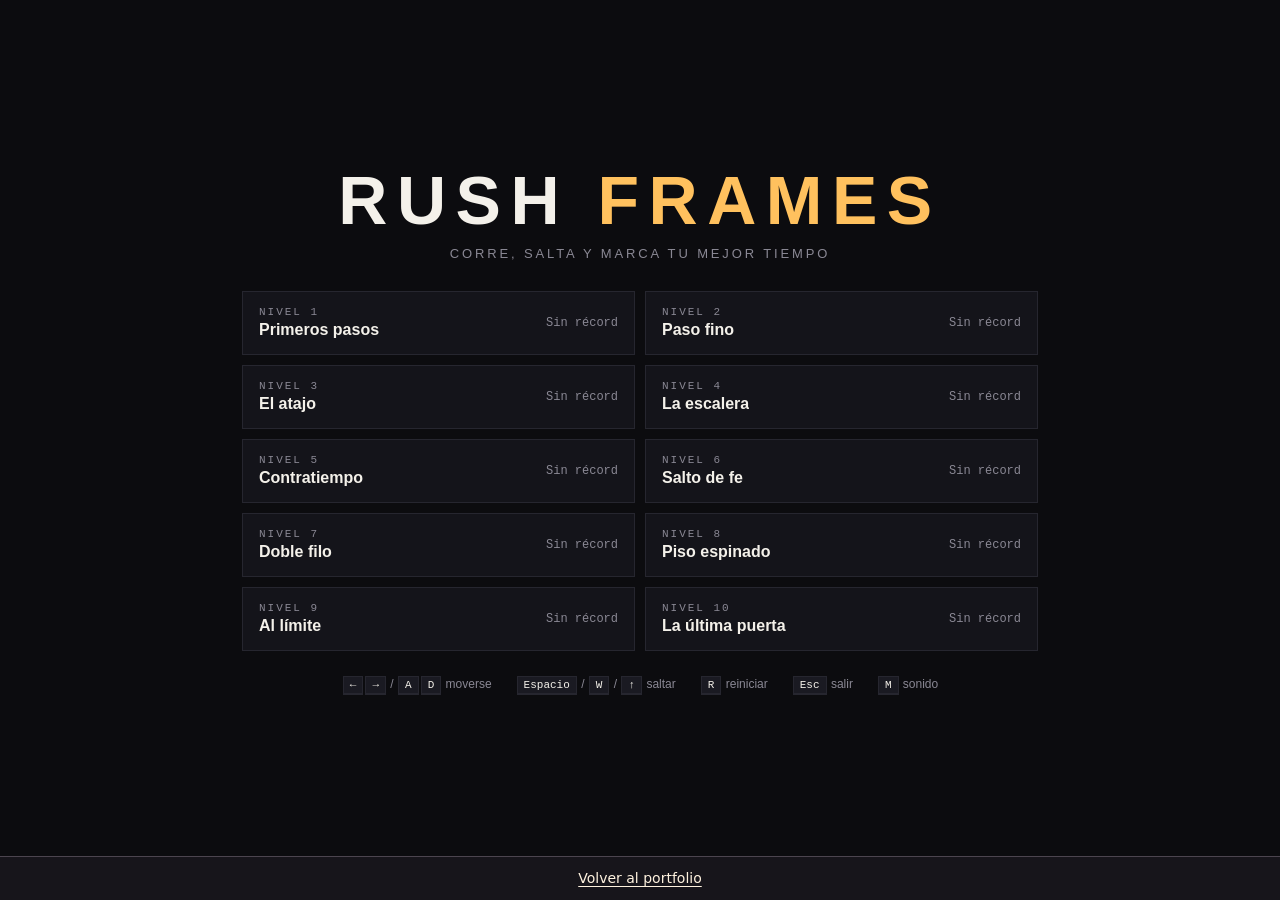
<file: assets/juegos/rush-frames/index.html>
<!DOCTYPE html>
<html lang="es">
<head>
  <meta charset="UTF-8" />
  <meta name="viewport" content="width=device-width, initial-scale=1" />
  <title>Rush Frames</title>
  <meta name="description" content="Rush Frames — platformer de speedrun minimalista." />
  <link rel="icon" href="data:image/svg+xml,%3Csvg xmlns='http://www.w3.org/2000/svg' viewBox='0 0 16 16'%3E%3Crect width='16' height='16' fill='%23131317'/%3E%3Crect x='4' y='4' width='8' height='8' fill='%23ffc15e'/%3E%3C/svg%3E" />
  <link rel="stylesheet" href="style.css" />
  <link rel="stylesheet" href="../demo.css">
</head>
<body class="demo-page rush-page">
  <main id="app">

    <!-- Pantalla: selector de nivel -->
    <section id="screen-selector" class="screen">
      <header class="title-block">
        <h1><span>RUSH</span> <span class="accent">FRAMES</span></h1>
        <p class="tagline">Corre, salta y marca tu mejor tiempo</p>
      </header>

      <nav id="level-list" class="level-list" aria-label="Selector de nivel"></nav>

      <footer class="controls-hint" aria-label="Controles">
        <span><kbd>←</kbd><kbd>→</kbd> / <kbd>A</kbd><kbd>D</kbd> moverse</span>
        <span><kbd>Espacio</kbd> / <kbd>W</kbd> / <kbd>↑</kbd> saltar</span>
        <span><kbd>R</kbd> reiniciar</span>
        <span><kbd>Esc</kbd> salir</span>
        <span><kbd>M</kbd> sonido</span>
      </footer>
    </section>

    <!-- Pantalla: juego (todo el gameplay vive en el canvas) -->
    <section id="screen-game" class="screen hidden">
      <div class="canvas-wrap">
        <canvas id="game-canvas" width="800" height="450" aria-label="Zona de juego"></canvas>
      </div>
      <div class="touch-controls" aria-label="Controles táctiles">
        <button type="button" data-move="ArrowLeft" aria-label="Mover a la izquierda">◀</button>
        <button type="button" data-move="ArrowRight" aria-label="Mover a la derecha">▶</button>
        <button type="button" data-jump>Saltar</button>
        <button type="button" data-selector>Niveles</button>
      </div>
    </section>

    <!-- Pantalla: resultado de nivel -->
    <section id="screen-result" class="screen hidden">
      <div class="result-card">
        <p class="result-kicker" id="result-level">Nivel</p>
        <h2 class="result-title">¡Nivel completado!</h2>
        <p class="result-record hidden" id="result-record">¡Nuevo récord personal!</p>

        <div class="result-times">
          <div class="time-block">
            <span class="time-label">Tiempo</span>
            <span class="time-value" id="result-time">00:00.000</span>
          </div>
          <div class="time-block">
            <span class="time-label">Mejor tiempo</span>
            <span class="time-value" id="result-best">—</span>
          </div>
        </div>

        <p class="result-attempts" id="result-attempts">Intentos: 1</p>

        <div class="result-actions">
          <button class="btn btn-primary" id="btn-retry" type="button">Reintentar <kbd>R</kbd></button>
          <button class="btn" id="btn-exit" type="button">Selector <kbd>Esc</kbd></button>
        </div>
      </div>
    </section>

  </main>
  <nav class="demo-nav" aria-label="Portfolio" lang="es"><a href="../../../index.html#rush-frames">Volver al portfolio</a></nav>

  <!-- Scripts globales (sin módulos: compatible con file://) -->
  <script src="js/constants.js"></script>
  <script src="js/levels.js"></script>
  <script src="js/player.js"></script>
  <script src="js/effects.js"></script>
  <script src="js/ui.js"></script>
  <script src="js/game.js"></script>
</body>
</html>
</file>
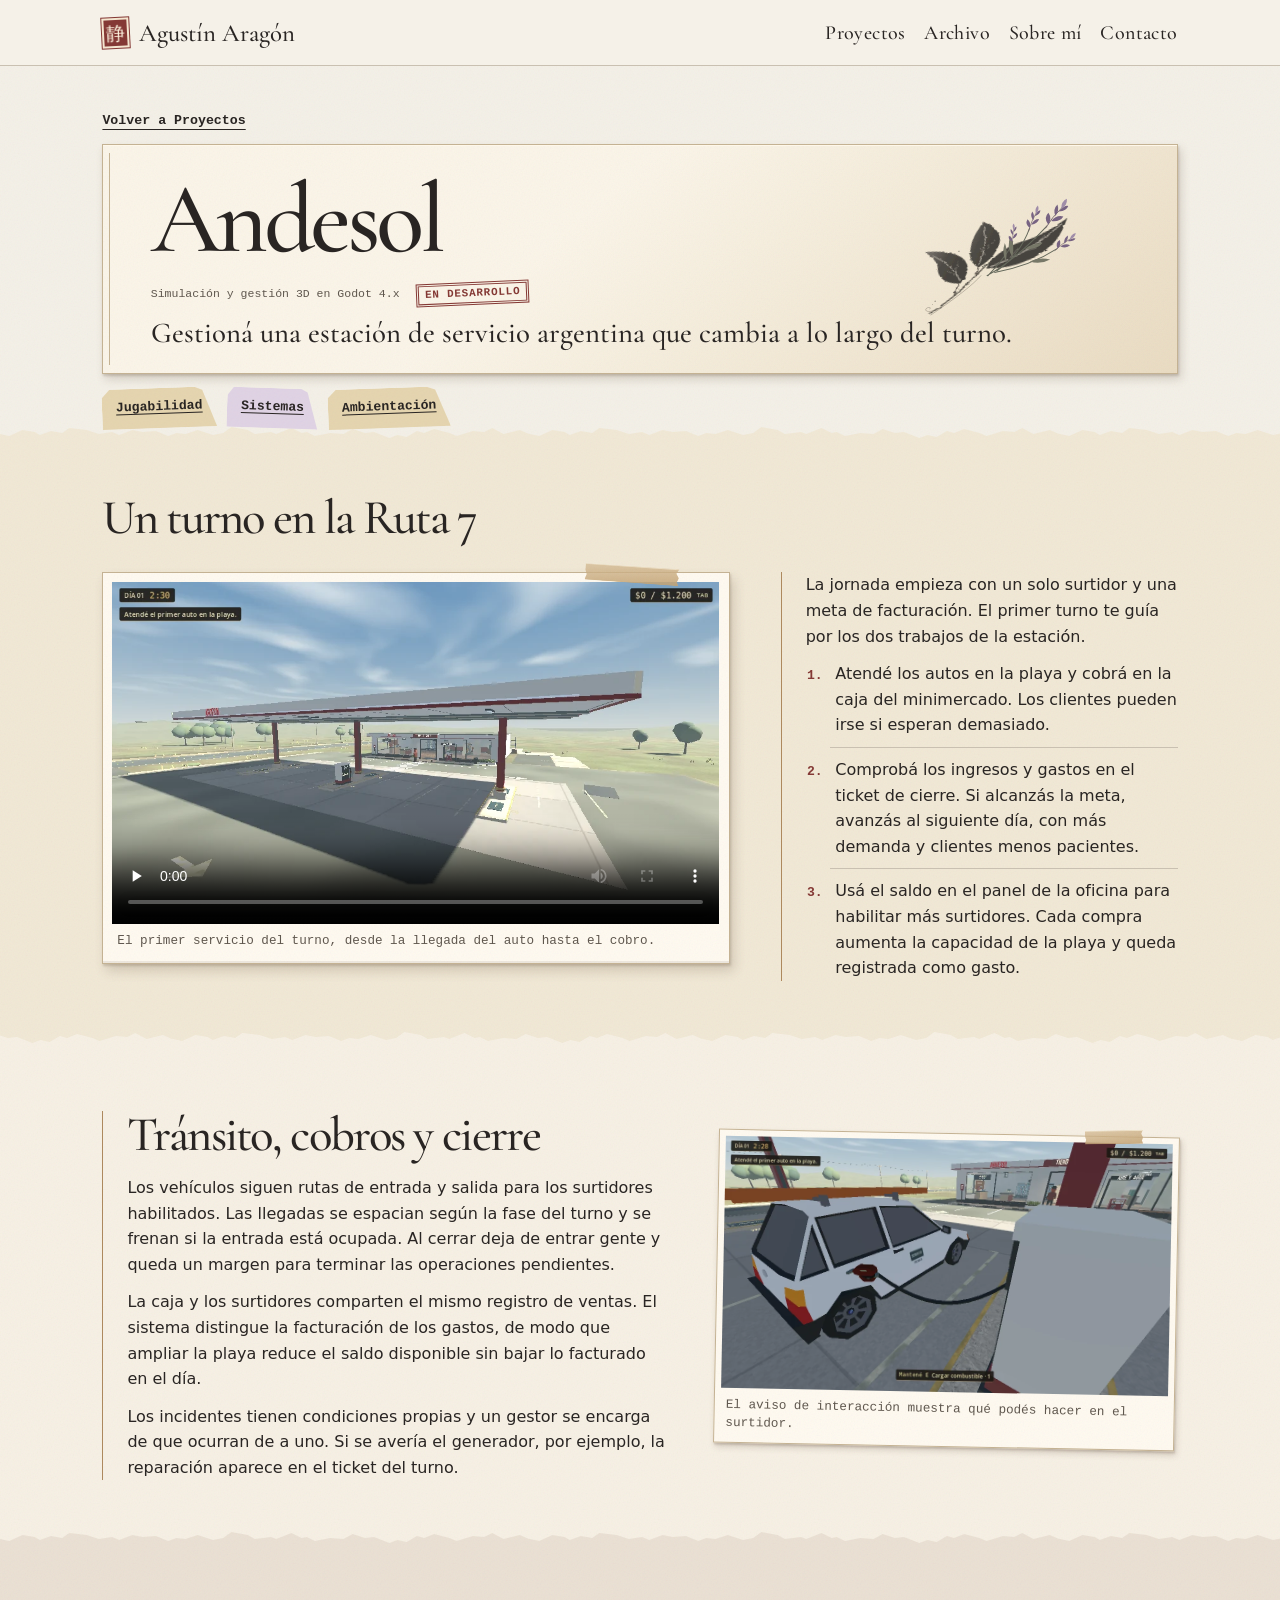
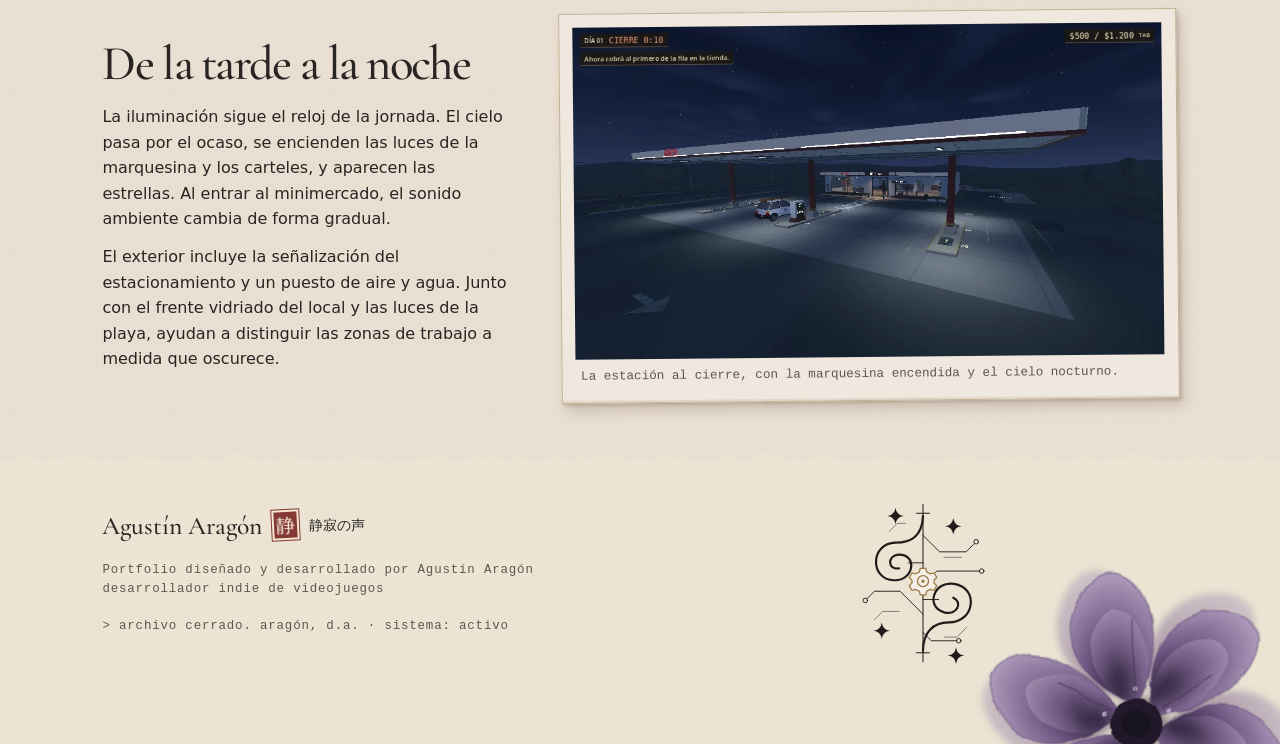
<file: andesol.html>
<!DOCTYPE html>
<html lang="es-AR">
<head>
  <meta charset="utf-8">
  <meta name="viewport" content="width=device-width, initial-scale=1">
  <title>Andesol — Agustín Aragón</title>
  <meta name="description" content="Andesol. Simulación y gestión 3D en Godot 4.x. Gestioná una estación de servicio argentina que cambia a lo largo del turno.">
  <meta property="og:title" content="Andesol — Agustín Aragón">
  <meta property="og:description" content="Andesol. Simulación y gestión 3D en Godot 4.x. Gestioná una estación de servicio argentina que cambia a lo largo del turno.">
  <meta property="og:type" content="website">
  <meta property="og:site_name" content="Agustín Aragón">
  <meta property="og:locale" content="es_AR">
  <link rel="canonical" href="https://gugusli.github.io/portfolio/andesol.html">
  <meta property="og:url" content="https://gugusli.github.io/portfolio/andesol.html">
  <meta property="og:image" content="https://gugusli.github.io/portfolio/assets/portfolio/andesol-estacion.webp?v=db539a76">
  <meta name="twitter:image" content="https://gugusli.github.io/portfolio/assets/portfolio/andesol-estacion.webp?v=db539a76">
  <meta property="og:image:width" content="960">
  <meta property="og:image:height" content="540">
  <meta property="og:image:alt" content="La estación Andesol y su marquesina, vista desde la playa.">
  <meta name="twitter:card" content="summary_large_image">
  <link rel="icon" href="data:image/svg+xml,%3Csvg xmlns='http://www.w3.org/2000/svg' viewBox='0 0 48 48'%3E%3Crect width='48' height='48' rx='3' fill='%23842f32'/%3E%3Ctext x='7' y='36' font-size='38' font-family='Georgia' fill='ivory'%3EA%3C/text%3E%3C/svg%3E">
  <link rel="stylesheet" href="style-tinta.css">
  <script src="app.js" defer></script>
</head>
<body class="archivo">
<a class="skip-link" href="#contenido">Saltar al contenido</a>
<header class="masthead">
  <div class="nav-inner wrap">
    <a class="wordmark" href="index.html#inicio"><span class="seal" lang="ja" aria-hidden="true">静</span>Agustín Aragón</a>
    <button type="button" class="nav-burger" aria-label="Abrir menú" aria-expanded="false" aria-controls="menu-principal" hidden><span></span><span></span></button>
    <nav id="menu-principal" class="nav-links" aria-label="Navegación principal">
      <a href="index.html#proyectos">Proyectos</a>
      <a href="archivo.html">Archivo</a>
      <a href="index.html#sobre">Sobre mí</a>
      <a href="index.html#contacto">Contacto</a>
    </nav>
  </div>
</header>
<svg class="paper-filters" width="0" height="0" aria-hidden="true" focusable="false">
  <filter id="fibra-papel" x="-5%" y="-10%" width="110%" height="120%">
    <feTurbulence type="fractalNoise" baseFrequency=".09 .14" numOctaves="3" seed="18" result="fibra"/>
    <feDisplacementMap in="SourceGraphic" in2="fibra" scale="5" xChannelSelector="R" yChannelSelector="G"/>
  </filter>
</svg>
<main id="contenido" class="archive game-details-page game-details-page--andesol" tabindex="-1">
  <div class="archive-head wrap">
    <a class="text-link" href="index.html#gasolineria">Volver a Proyectos</a>
    <div class="detail-cover">
      <div class="archive-title"><h1>Andesol</h1></div>
      <div class="detail-meta">
        <p class="active-project-meta">Simulación y gestión 3D en Godot 4.x</p>
        <span class="pc-st detail-status">En desarrollo</span>
      </div>
      <p class="archive-deck">Gestioná una estación de servicio argentina que cambia a lo largo del turno.</p>
      <img class="archive-leaf" src="assets/portfolio/hojas.svg" alt="" aria-hidden="true" width="345" height="163" decoding="async">
      <img class="detail-cover-art" src="assets/portfolio/lavanda.svg" alt="" aria-hidden="true" width="75" height="100" decoding="async">
    </div>
    <nav class="archive-index" aria-label="Secciones de Andesol">
      <a href="#jugabilidad">Jugabilidad</a>
      <a href="#sistemas">Sistemas</a>
      <a href="#ambientacion">Ambientación</a>
    </nav>
  </div>

  <section id="jugabilidad" aria-labelledby="jugabilidad-title">
    <div class="wrap">
      <h2 id="jugabilidad-title" class="detail-section-title">Un turno en la Ruta 7</h2>
      <div class="game-detail-grid">
        <figure class="active-print detail-mount detail-mount--video">
          <video controls preload="none" playsinline poster="assets/portfolio/andesol-estacion.webp?v=db539a76" width="960" height="540" aria-label="Partida de Andesol">
            <source src="assets/portfolio/andesol-jugabilidad.mp4?v=4eb104c4" type="video/mp4">
            <a href="assets/portfolio/andesol-jugabilidad.mp4?v=4eb104c4">Ver el video de Andesol</a>
          </video>
          <figcaption>El primer servicio del turno, desde la llegada del auto hasta el cobro.</figcaption>
        </figure>
        <div class="game-detail-copy detail-steps">
          <p>La jornada empieza con un solo surtidor y una meta de facturación. El primer turno te guía por los dos trabajos de la estación.</p>
          <ol>
            <li>Atendé los autos en la playa y cobrá en la caja del minimercado. Los clientes pueden irse si esperan demasiado.</li>
            <li>Comprobá los ingresos y gastos en el ticket de cierre. Si alcanzás la meta, avanzás al siguiente día, con más demanda y clientes menos pacientes.</li>
            <li>Usá el saldo en el panel de la oficina para habilitar más surtidores. Cada compra aumenta la capacidad de la playa y queda registrada como gasto.</li>
          </ol>
        </div>
      </div>
    </div>
  </section>

  <section id="sistemas" aria-labelledby="sistemas-title">
    <div class="wrap game-detail-grid">
      <div class="game-detail-copy detail-record">
        <h2 id="sistemas-title">Tránsito, cobros y cierre</h2>
        <p>Los vehículos siguen rutas de entrada y salida para los surtidores habilitados. Las llegadas se espacian según la fase del turno y se frenan si la entrada está ocupada. Al cerrar deja de entrar gente y queda un margen para terminar las operaciones pendientes.</p>
        <p>La caja y los surtidores comparten el mismo registro de ventas. El sistema distingue la facturación de los gastos, de modo que ampliar la playa reduce el saldo disponible sin bajar lo facturado en el día.</p>
        <p>Los incidentes tienen condiciones propias y un gestor se encarga de que ocurran de a uno. Si se avería el generador, por ejemplo, la reparación aparece en el ticket del turno.</p>
      </div>
      <figure class="archive-print detail-mount detail-mount--station">
        <a href="assets/portfolio/andesol-surtidor.webp?v=f147fa97" aria-label="Ampliar la captura del surtidor de Andesol">
          <img src="assets/portfolio/andesol-surtidor.webp?v=f147fa97" alt="Un auto junto al surtidor y el aviso en pantalla para cargar combustible." width="960" height="540" loading="lazy" decoding="async">
        </a>
        <figcaption>El aviso de interacción muestra qué podés hacer en el surtidor.</figcaption>
      </figure>
    </div>
  </section>

  <section id="ambientacion" aria-labelledby="ambientacion-title">
    <div class="wrap game-detail-grid">
      <div class="game-detail-copy">
        <h2 id="ambientacion-title">De la tarde a la noche</h2>
        <p>La iluminación sigue el reloj de la jornada. El cielo pasa por el ocaso, se encienden las luces de la marquesina y los carteles, y aparecen las estrellas. Al entrar al minimercado, el sonido ambiente cambia de forma gradual.</p>
        <p>El exterior incluye la señalización del estacionamiento y un puesto de aire y agua. Junto con el frente vidriado del local y las luces de la playa, ayudan a distinguir las zonas de trabajo a medida que oscurece.</p>
      </div>
      <figure class="archive-print detail-mount detail-mount--night">
        <a href="assets/portfolio/andesol-noche.webp" aria-label="Ampliar la vista nocturna de Andesol">
          <img src="assets/portfolio/andesol-noche.webp" alt="La marquesina y la entrada del minimercado iluminan la playa al cierre del turno." width="960" height="540" loading="lazy" decoding="async">
        </a>
        <figcaption>La estación al cierre, con la marquesina encendida y el cielo nocturno.</figcaption>
      </figure>
    </div>
  </section>
</main>
<footer>
  <div class="footer-art" aria-hidden="true">
    <img class="footer-emblem" src="assets/portfolio/emblema.svg" width="176" height="176" alt="" aria-hidden="true" loading="lazy" decoding="async">
    <img class="footer-bloom" src="assets/portfolio/flor.svg" width="360" height="360" alt="" aria-hidden="true" loading="lazy" decoding="async">
  </div>
  <div class="wrap">
    <div class="ft">
      <div class="ft-left">
        <span class="ft-logo">Agustín Aragón</span>
        <span class="seal" lang="ja" aria-hidden="true">静</span>
        <span class="ft-jp" lang="ja">静寂の声</span>
      </div>
      <div class="ft-meta">
        Portfolio diseñado y desarrollado por Agustín Aragón<br>
        desarrollador indie de videojuegos
      </div>
    </div>
    <div class="ft-seren">
      <span class="sl-dim">&gt;</span> archivo cerrado. aragón, d.a. · sistema: activo
    </div>
  </div>
</footer>
</body>
</html>
</file>
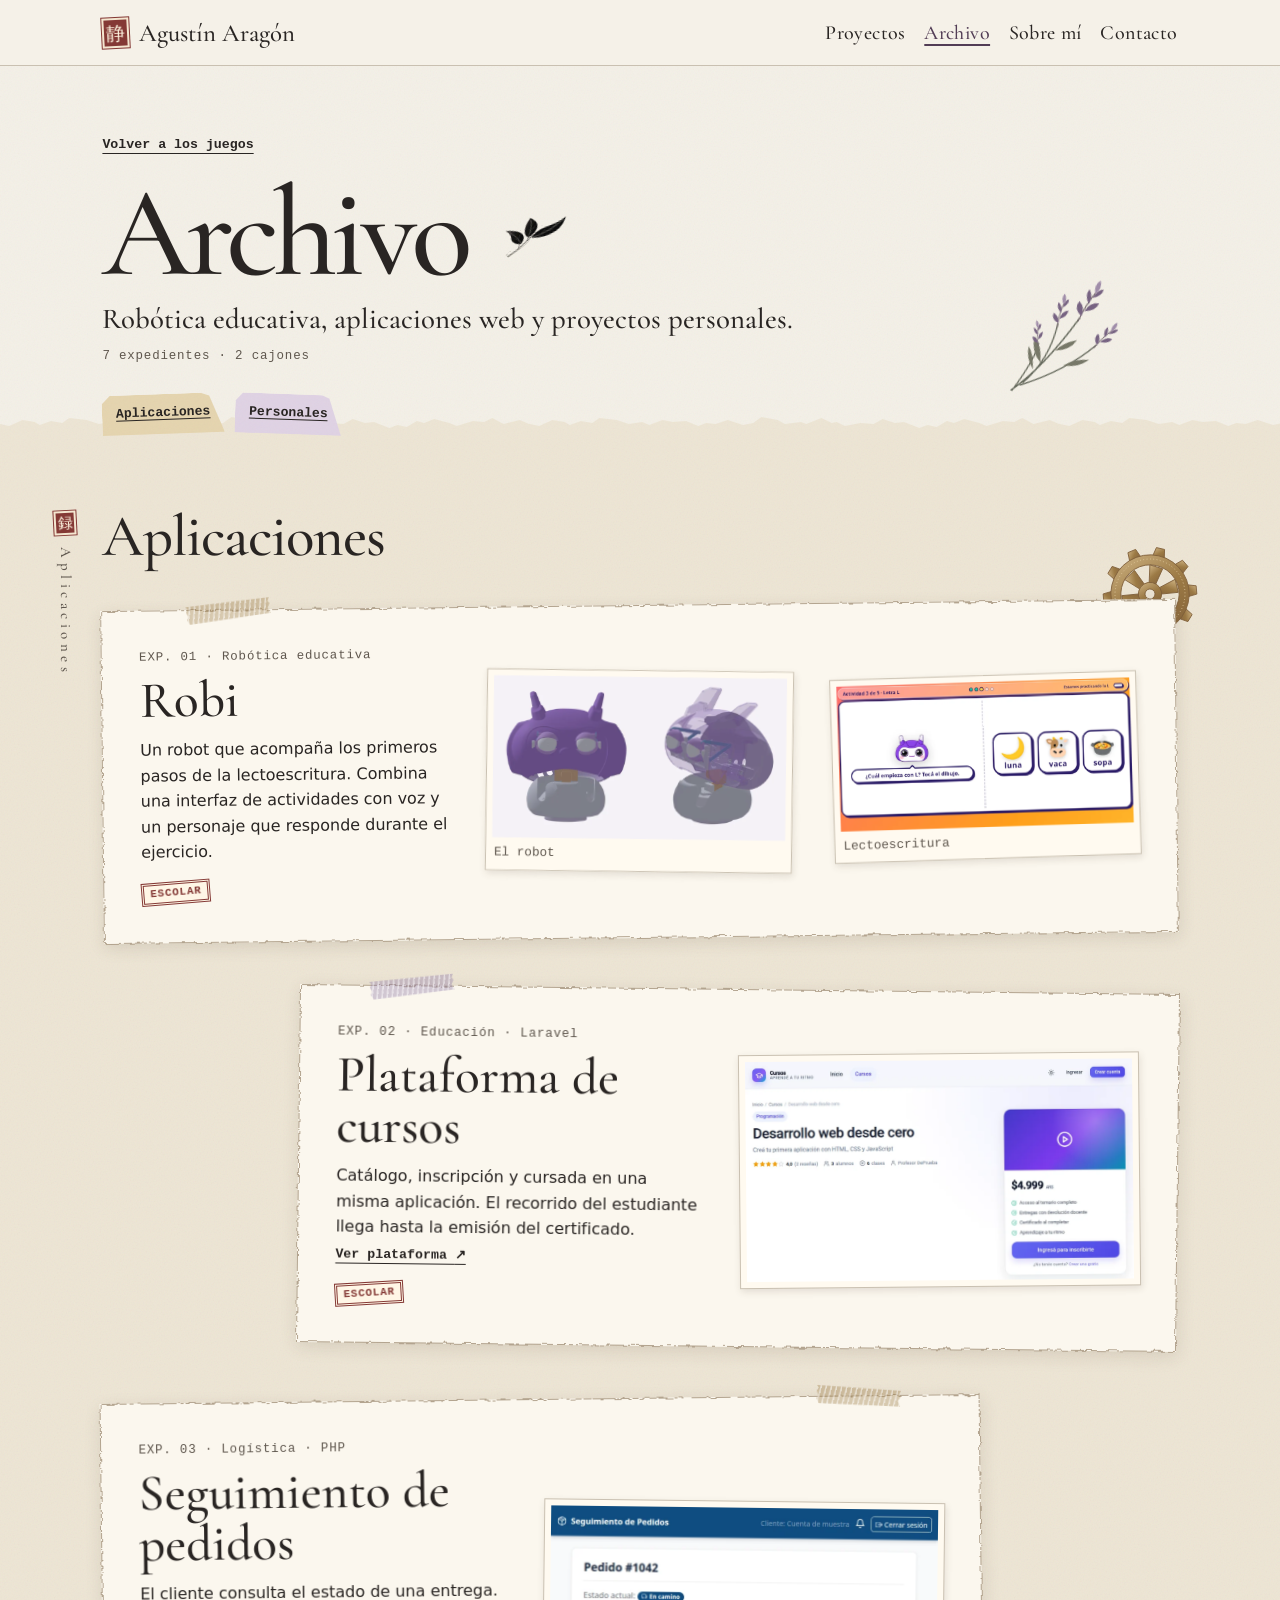
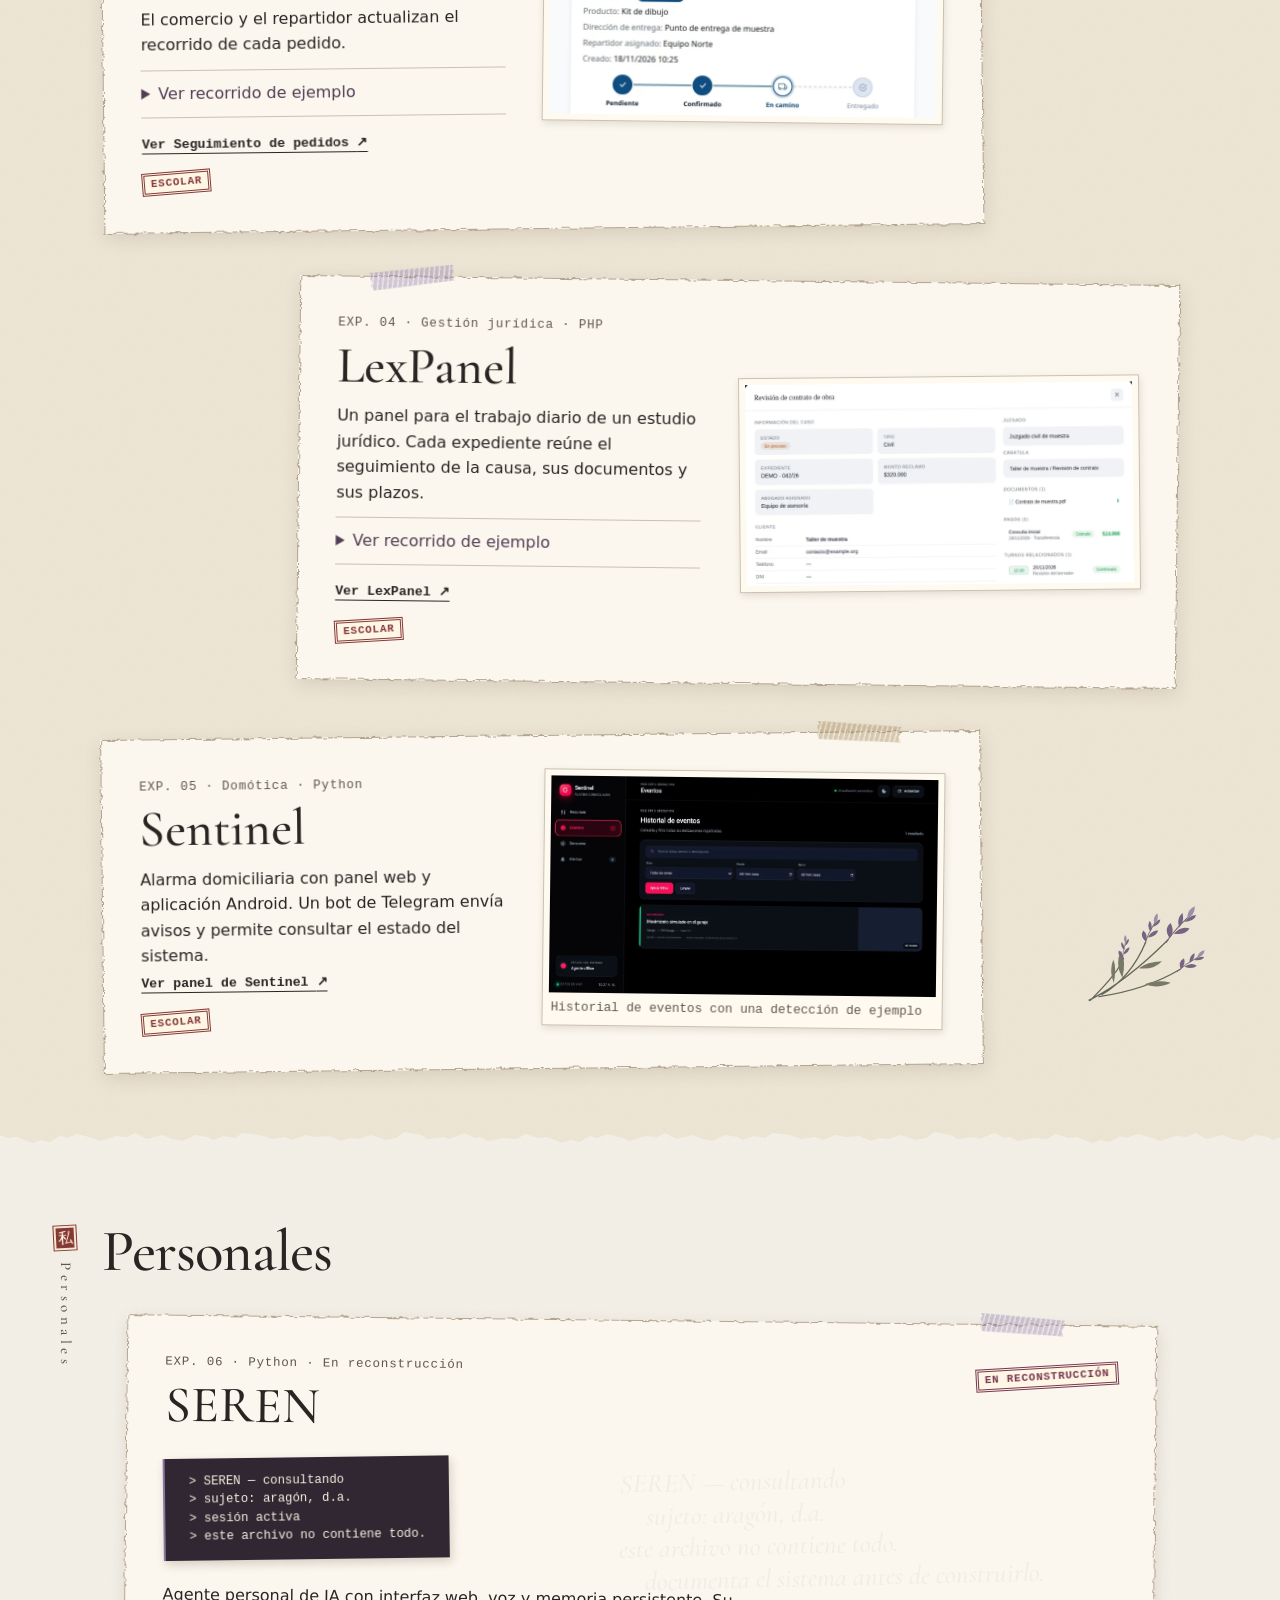
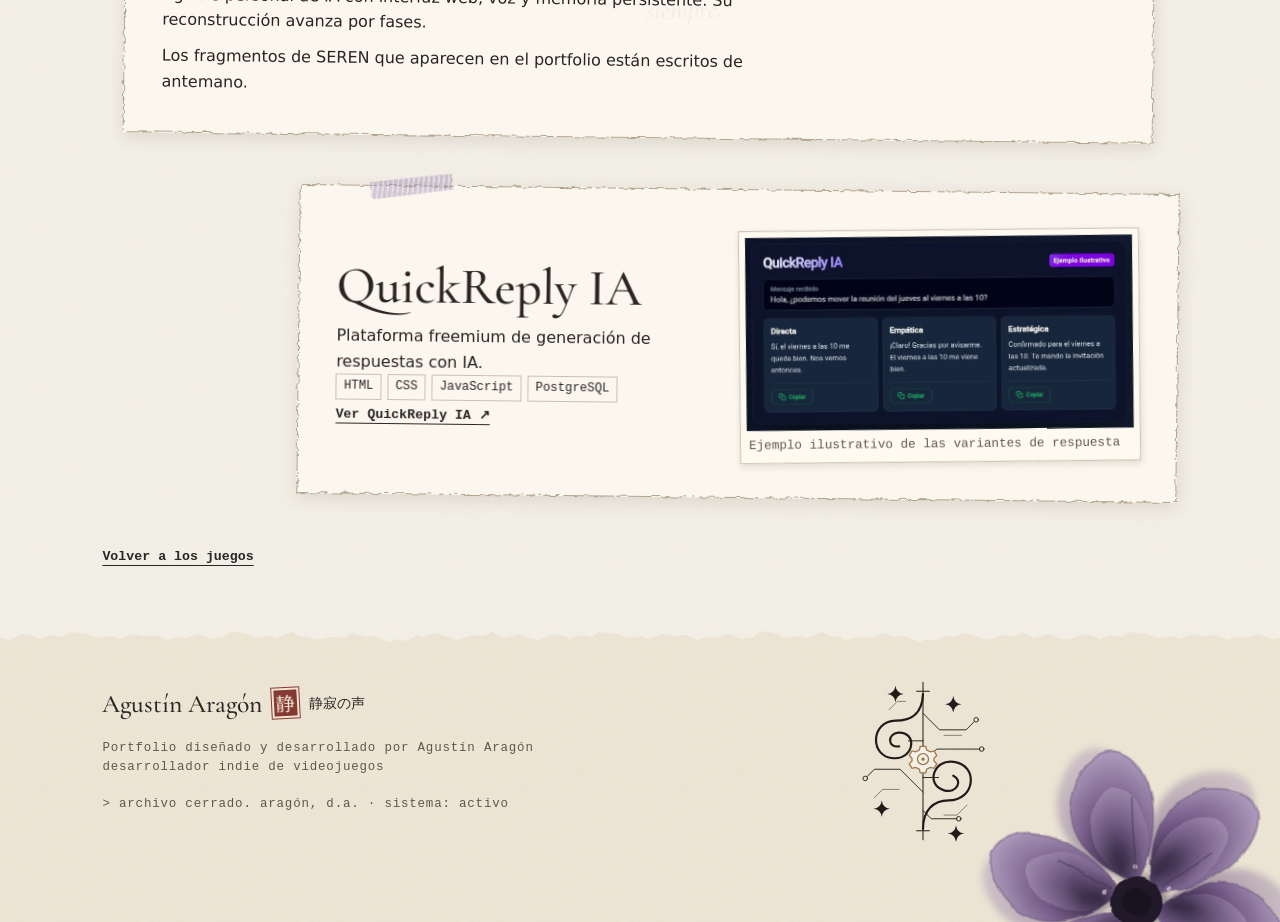
<file: archivo.html>
<!DOCTYPE html>
<html lang="es-AR">
<head>
  <meta charset="utf-8">
  <meta name="viewport" content="width=device-width, initial-scale=1">
  <title>Archivo de proyectos — Agustín Aragón</title>
  <meta name="description" content="Robi, aplicaciones web y proyectos personales de Agustín Aragón.">
  <meta property="og:title" content="Archivo de proyectos — Agustín Aragón">
  <meta property="og:description" content="Robi, aplicaciones web y proyectos personales de Agustín Aragón.">
  <meta property="og:type" content="website">
  <meta property="og:site_name" content="Agustín Aragón">
  <meta property="og:locale" content="es_AR">
  <link rel="canonical" href="https://gugusli.github.io/portfolio/archivo.html">
  <meta property="og:url" content="https://gugusli.github.io/portfolio/archivo.html">
  <meta property="og:image" content="https://gugusli.github.io/portfolio/assets/portfolio/og-image-final.jpg">
  <meta name="twitter:image" content="https://gugusli.github.io/portfolio/assets/portfolio/og-image-final.jpg">
  <meta property="og:image:width" content="1200">
  <meta property="og:image:height" content="630">
  <meta property="og:image:alt" content="Agustín Aragón, desarrollador independiente de videojuegos, con una polaroid de Ricochet Blitz">
  <meta name="twitter:card" content="summary_large_image">
  <link rel="icon" href="data:image/svg+xml,%3Csvg xmlns='http://www.w3.org/2000/svg' viewBox='0 0 48 48'%3E%3Crect width='48' height='48' rx='3' fill='%23842f32'/%3E%3Ctext x='7' y='36' font-size='38' font-family='Georgia' fill='ivory'%3EA%3C/text%3E%3C/svg%3E">
  <link rel="stylesheet" href="style-tinta.css">
  <script src="app.js" defer></script>
</head>
<body class="archivo">
<a class="skip-link" href="#contenido">Saltar al contenido</a>
<header class="masthead">
  <div class="nav-inner wrap">
    <a class="wordmark" href="index.html#inicio"><span class="seal" lang="ja" aria-hidden="true">静</span>Agustín Aragón</a>
    <button type="button" class="nav-burger" aria-label="Abrir menú" aria-expanded="false" aria-controls="menu-principal" hidden><span></span><span></span></button>
    <nav id="menu-principal" class="nav-links" aria-label="Navegación principal">
      <a href="index.html#proyectos">Proyectos</a>
      <a href="archivo.html" aria-current="page">Archivo</a>
      <a href="index.html#sobre">Sobre mí</a>
      <a href="index.html#contacto">Contacto</a>
    </nav>
  </div>
</header>
<svg class="paper-filters" width="0" height="0" aria-hidden="true" focusable="false">
  <filter id="fibra-papel" x="-5%" y="-10%" width="110%" height="120%">
    <feTurbulence type="fractalNoise" baseFrequency=".09 .14" numOctaves="3" seed="18" result="fibra"/>
    <feDisplacementMap in="SourceGraphic" in2="fibra" scale="5" xChannelSelector="R" yChannelSelector="G"/>
  </filter>
</svg>
<main id="contenido" class="archive" tabindex="-1">
  <div class="archive-head wrap">
    <a class="text-link" href="index.html#proyectos">Volver a los juegos</a>
    <div class="archive-title">
      <h1>Archivo</h1>
      <img class="archive-leaf" src="assets/portfolio/hojas.svg" alt="" aria-hidden="true" width="345" height="163" loading="lazy" decoding="async">
    </div>
    <p class="archive-deck">Robótica educativa, aplicaciones web y proyectos personales.</p>
    <p class="sec-label archive-count">7 expedientes · 2 cajones</p>
    <nav class="archive-index" aria-label="Cajones del archivo"><a href="#aplicaciones">Aplicaciones</a><a href="#personales">Personales</a></nav>
    <img class="archive-lavender" src="assets/portfolio/lavanda.svg" alt="" aria-hidden="true" width="108" height="145" loading="lazy" decoding="async">
  </div>
  <section id="aplicaciones" aria-labelledby="aplicaciones-title">
    <div class="wrap">
      <div class="sec-label section-inscription" aria-hidden="true"><span class="seal section-seal" lang="ja">録</span><span>Aplicaciones</span></div>
      <h2 class="sec-title archive-group" id="aplicaciones-title">Aplicaciones</h2>
      <img class="archive-gear" src="assets/portfolio/engranaje.svg" alt="" aria-hidden="true" width="100" height="100" loading="lazy" decoding="async">
      <article class="robi pasted">
        <div class="robi-copy">
          <p class="sec-label">EXP. 01 · Robótica educativa</p><h3>Robi</h3>
          <p>Un robot que acompaña los primeros pasos de la lectoescritura. Combina una interfaz de actividades con voz y un personaje que responde durante el ejercicio.</p>
          <span class="pc-st pause-stamp archive-stamp">ESCOLAR</span>
        </div>
        <figure class="archive-print"><img src="assets/portfolio/robi-robot.webp" alt="Modelo del robot educativo Robi." width="850" height="470"><figcaption>El robot</figcaption></figure>
        <figure class="archive-print"><img src="assets/portfolio/robi-actividad.webp" alt="Actividad de Robi: elegir cuál de las imágenes empieza con L." width="900" height="444" loading="lazy"><figcaption>Lectoescritura</figcaption></figure>
      </article>
      <div class="archive-projects">
        <article class="pasted">
          <div>
            <p class="sec-label">EXP. 02 · Educación · Laravel</p><h3>Plataforma de cursos</h3>
            <p>Catálogo, inscripción y cursada en una misma aplicación. El recorrido del estudiante llega hasta la emisión del certificado.</p>
            <div><a class="text-link" href="https://plataforma-cursos-laravel.onrender.com" target="_blank" rel="noopener noreferrer">Ver plataforma <span aria-hidden="true">↗</span></a></div>
            <span class="pc-st pause-stamp archive-stamp">ESCOLAR</span>
          </div>
          <img class="archive-print" src="assets/portfolio/cursos.webp" width="960" height="546" alt="Curso de muestra Desarrollo web desde cero." loading="lazy">
        </article>
        <article class="pasted">
          <div>
            <p class="sec-label">EXP. 03 · Logística · PHP</p><h3>Seguimiento de pedidos</h3>
            <p>El cliente consulta el estado de una entrega. El comercio y el repartidor actualizan el recorrido de cada pedido.</p>
            <details class="project-walkthrough">
              <summary>Ver recorrido de ejemplo</summary>
              <p>Pedido de muestra n.º 1042</p>
              <ol>
                <li>El comercio registra el pedido y lo asigna a un repartidor.</li>
                <li>El cliente abre el seguimiento y ve que el pedido está en camino.</li>
                <li>El repartidor confirma la entrega y el estado cambia a entregado.</li>
              </ol>
            </details>
            <div><a class="text-link" href="https://seguimiento-pedidos-ih68.onrender.com/" target="_blank" rel="noopener noreferrer">Ver Seguimiento de pedidos <span aria-hidden="true">↗</span></a></div>
            <span class="pc-st pause-stamp archive-stamp">ESCOLAR</span>
          </div>
          <img class="archive-print" src="assets/portfolio/pedidos.webp" width="780" height="420" alt="Pedido de muestra 1042 en camino." loading="lazy">
        </article>
        <article class="pasted">
          <div>
            <p class="sec-label">EXP. 04 · Gestión jurídica · PHP</p><h3>LexPanel</h3>
            <p>Un panel para el trabajo diario de un estudio jurídico. Cada expediente reúne el seguimiento de la causa, sus documentos y sus plazos.</p>
            <details class="project-walkthrough">
              <summary>Ver recorrido de ejemplo</summary>
              <p>Expediente de muestra «Revisión de contrato de obra»</p>
              <ol>
                <li>El estudio crea el expediente y lo vincula a un cliente.</li>
                <li>Carga un movimiento del expediente y agenda la fecha límite para responder.</li>
                <li>Adjunta el contrato para consultarlo desde el expediente.</li>
              </ol>
            </details>
            <div><a class="text-link" href="https://lexpanel.onrender.com/" target="_blank" rel="noopener noreferrer">Ver LexPanel <span aria-hidden="true">↗</span></a></div>
            <span class="pc-st pause-stamp archive-stamp">ESCOLAR</span>
          </div>
          <img class="archive-print" src="assets/portfolio/lexpanel.webp" width="960" height="500" alt="Expediente de muestra Revisión de contrato de obra en LexPanel." loading="lazy">
        </article>
        <article class="pasted">
          <div>
            <p class="sec-label">EXP. 05 · Domótica · Python</p><h3>Sentinel</h3>
            <p>Alarma domiciliaria con panel web y aplicación Android. Un bot de Telegram envía avisos y permite consultar el estado del sistema.</p>
            <div><a class="text-link" href="https://sentinel-3s47.onrender.com/" target="_blank" rel="noopener noreferrer">Ver panel de Sentinel <span aria-hidden="true">↗</span></a></div>
            <span class="pc-st pause-stamp archive-stamp">ESCOLAR</span>
          </div>
          <figure class="archive-print">
            <a href="assets/portfolio/sentinel-dashboard.webp" aria-label="Ampliar la captura del historial de Sentinel">
              <img src="assets/portfolio/sentinel-dashboard.webp" width="1280" height="720" alt="Panel de Sentinel con los filtros de zona y fecha y un movimiento simulado en el garaje." loading="lazy" decoding="async">
            </a>
            <figcaption>Historial de eventos con una detección de ejemplo</figcaption>
          </figure>
        </article>
      </div>
      <img class="archive-lavender archive-lavender--margin" src="assets/portfolio/lavanda.svg" alt="" aria-hidden="true" width="108" height="145" loading="lazy" decoding="async">
    </div>
  </section>
  <section id="personales" aria-labelledby="personales-title">
    <div class="wrap">
      <div class="sec-label section-inscription" aria-hidden="true"><span class="seal section-seal" lang="ja">私</span><span>Personales</span></div>
      <h2 class="sec-title archive-group" id="personales-title">Personales</h2>
      <article class="seren-entry pasted">
        <div class="seren-heading">
          <div><p class="sec-label">EXP. 06 · Python · En reconstrucción</p><h3>SEREN</h3></div>
          <span class="pc-st pause-stamp archive-stamp">EN RECONSTRUCCIÓN</span>
        </div>
        <div class="seren-log">
          <div class="seren-line">&gt; SEREN — consultando</div>
          <div class="seren-line">&gt; sujeto: aragón, d.a.</div>
          <div class="seren-line">&gt; sesión activa</div>
          <div class="seren-line">&gt; este archivo no contiene todo.</div>
        </div>
        <div class="seren-copy">
          <p>Agente personal de IA con interfaz web, voz y memoria persistente. Su reconstrucción avanza por fases.</p>
          <p>Los fragmentos de SEREN que aparecen en el portfolio están escritos de antemano.</p>
        </div>
        <div class="ghost" aria-hidden="true">
          <span>SEREN — consultando</span>
          <span>sujeto: aragón, d.a.</span>
          <span>este archivo no contiene todo.</span>
          <span>documenta el sistema antes de construirlo. siempre.</span>
        </div>
      </article>
      <div class="archive-projects">
        <article class="pasted">
          <div>
            <h3>QuickReply IA</h3>
            <p>Plataforma freemium de generación de respuestas con IA.</p>
            <div class="chips">
              <span class="chip">HTML</span><span class="chip">CSS</span>
              <span class="chip">JavaScript</span><span class="chip">PostgreSQL</span>
            </div>
            <div><a class="text-link" href="https://quickreply-ia.com" target="_blank" rel="noopener noreferrer">Ver QuickReply IA <span aria-hidden="true">↗</span></a></div>
          </div>
          <figure class="archive-print">
            <a href="assets/portfolio/quickreply-respuestas.webp" aria-label="Ampliar el ejemplo de respuestas de QuickReply IA">
              <img src="assets/portfolio/quickreply-respuestas.webp" alt="Tres borradores de QuickReply IA para reprogramar una reunión, con tonos directo, empático y estratégico." width="804" height="401" loading="lazy" decoding="async">
            </a>
            <figcaption>Ejemplo ilustrativo de las variantes de respuesta</figcaption>
          </figure>
        </article>
      </div>
      <a class="text-link" href="index.html#proyectos">Volver a los juegos</a>
    </div>
  </section>
</main>
<footer>
  <div class="footer-art" aria-hidden="true">
    <img class="footer-emblem" src="assets/portfolio/emblema.svg" width="176" height="176" alt="" aria-hidden="true" loading="lazy" decoding="async">
    <img class="footer-bloom" src="assets/portfolio/flor.svg" width="360" height="360" alt="" aria-hidden="true" loading="lazy" decoding="async">
  </div>
  <div class="wrap">
    <div class="ft">
      <div class="ft-left">
        <span class="ft-logo">Agustín Aragón</span>
        <span class="seal" lang="ja" aria-hidden="true">静</span>
        <span class="ft-jp" lang="ja">静寂の声</span>
      </div>
      <div class="ft-meta">
        Portfolio diseñado y desarrollado por Agustín Aragón<br>
        desarrollador indie de videojuegos
      </div>
    </div>
    <div class="ft-seren">
      <span class="sl-dim">&gt;</span> archivo cerrado. aragón, d.a. · sistema: activo
    </div>
  </div>
</footer>
</body>
</html>
</file>
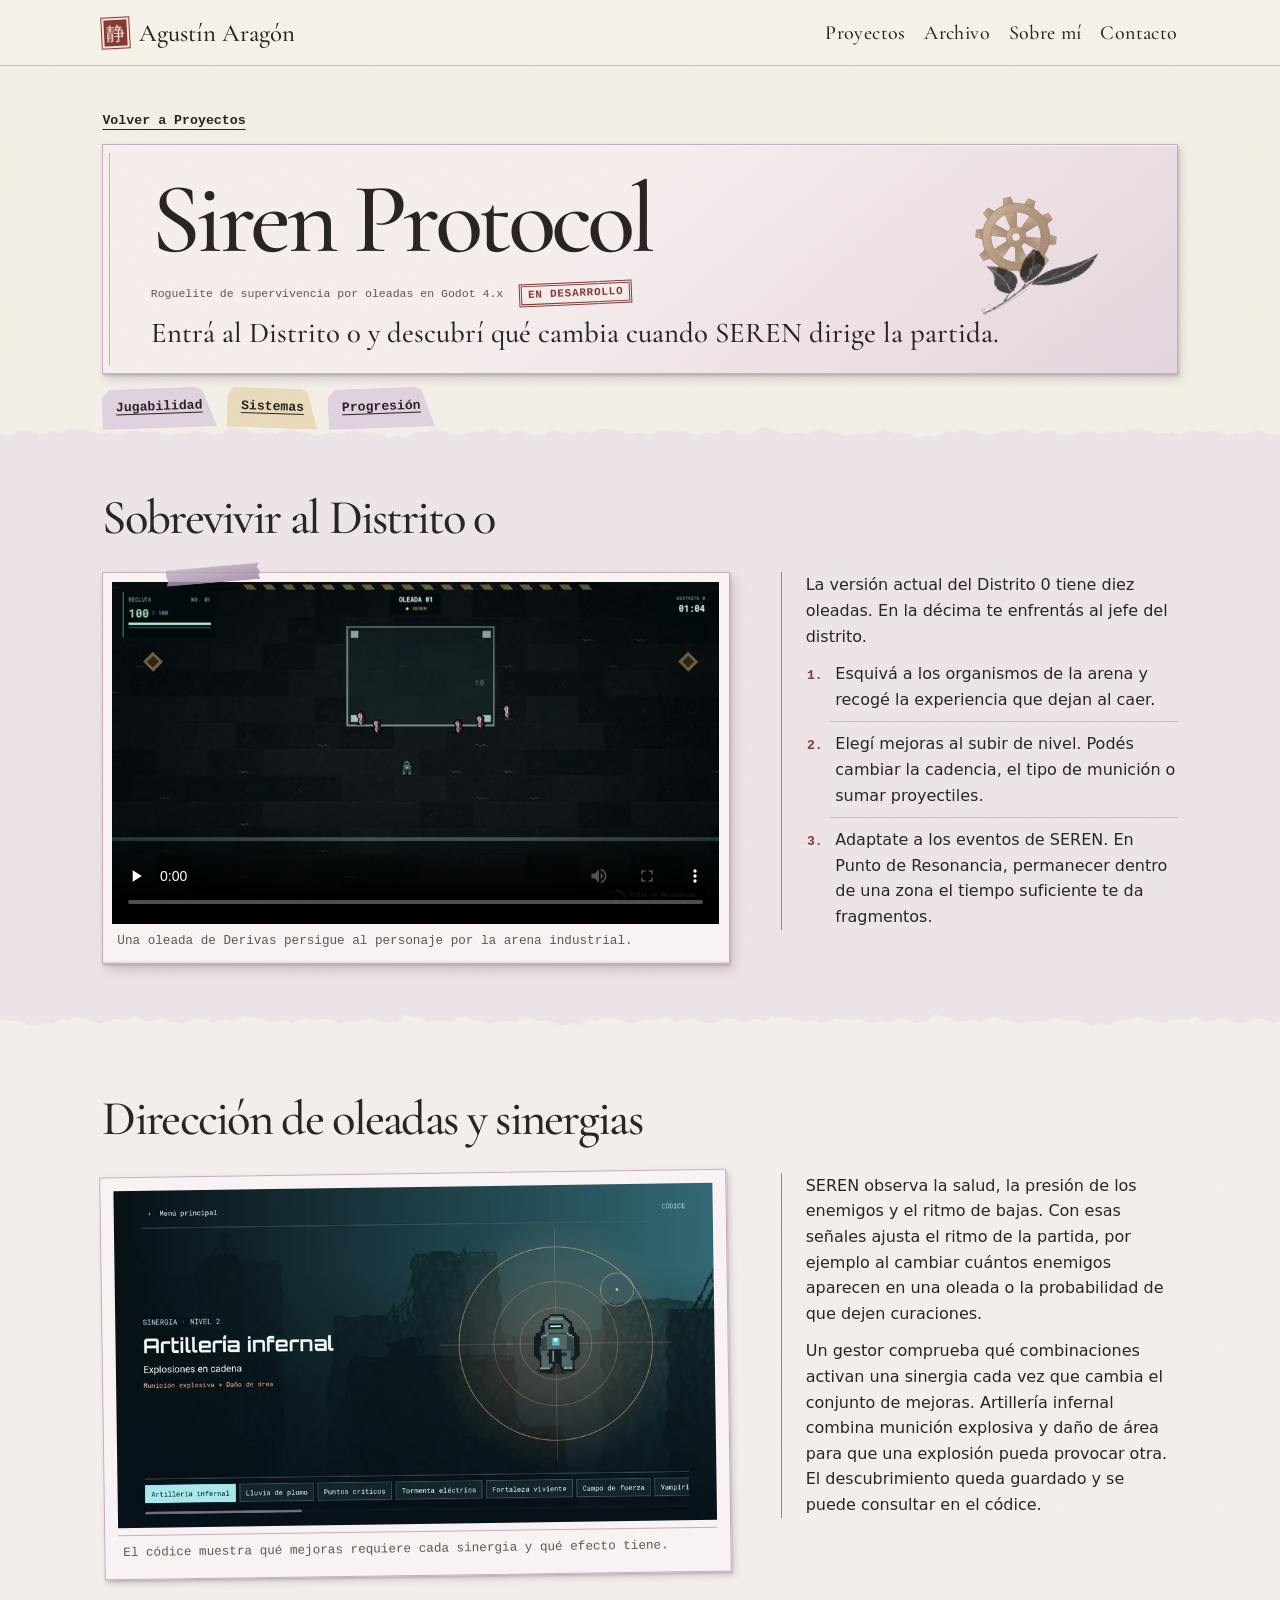
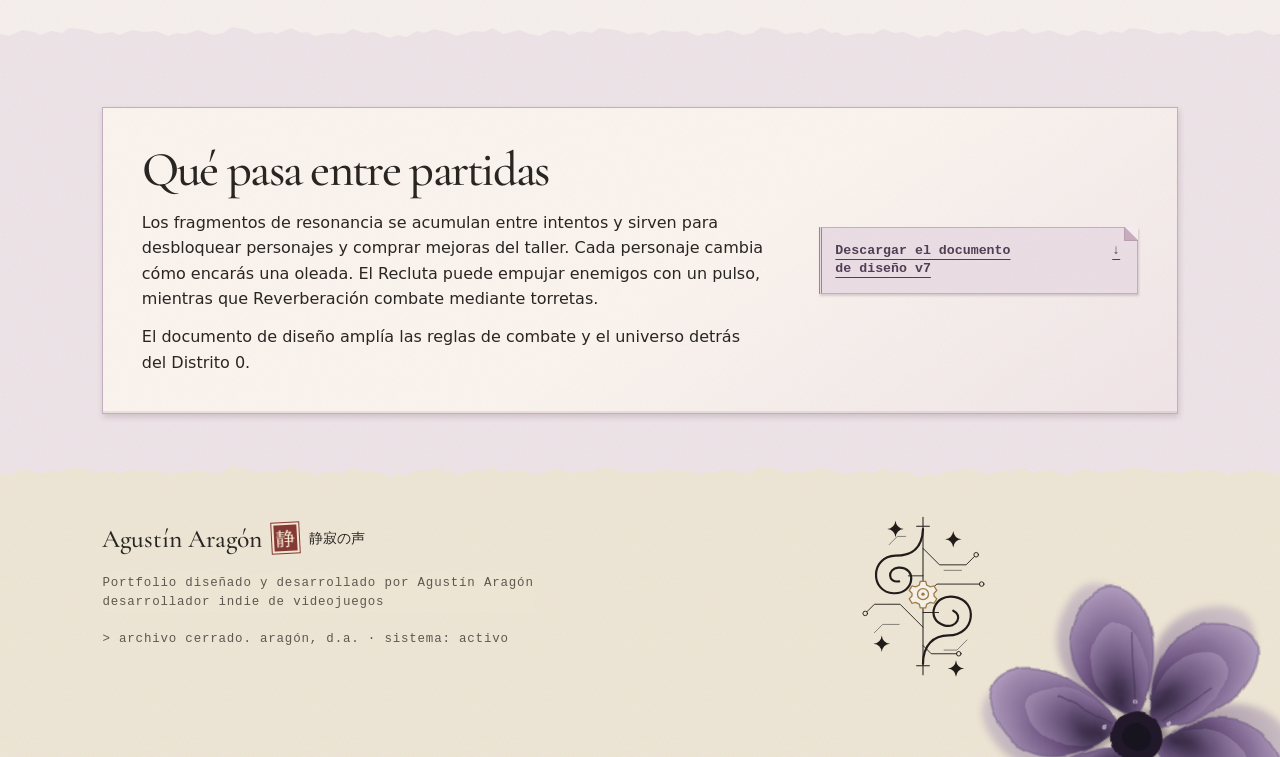
<file: siren-protocol.html>
<!DOCTYPE html>
<html lang="es-AR">
<head>
  <meta charset="utf-8">
  <meta name="viewport" content="width=device-width, initial-scale=1">
  <title>Siren Protocol — Agustín Aragón</title>
  <meta name="description" content="Siren Protocol. Roguelite de supervivencia por oleadas en Godot 4.x. Entrá al Distrito 0 y descubrí qué cambia cuando SEREN dirige la partida.">
  <meta property="og:title" content="Siren Protocol — Agustín Aragón">
  <meta property="og:description" content="Siren Protocol. Roguelite de supervivencia por oleadas en Godot 4.x. Entrá al Distrito 0 y descubrí qué cambia cuando SEREN dirige la partida.">
  <meta property="og:type" content="website">
  <meta property="og:site_name" content="Agustín Aragón">
  <meta property="og:locale" content="es_AR">
  <link rel="canonical" href="https://gugusli.github.io/portfolio/siren-protocol.html">
  <meta property="og:url" content="https://gugusli.github.io/portfolio/siren-protocol.html">
  <meta property="og:image" content="https://gugusli.github.io/portfolio/assets/portfolio/siren-combate.webp">
  <meta name="twitter:image" content="https://gugusli.github.io/portfolio/assets/portfolio/siren-combate.webp">
  <meta property="og:image:width" content="1280">
  <meta property="og:image:height" content="720">
  <meta property="og:image:alt" content="Combate en la arena industrial de Siren Protocol.">
  <meta name="twitter:card" content="summary_large_image">
  <link rel="icon" href="data:image/svg+xml,%3Csvg xmlns='http://www.w3.org/2000/svg' viewBox='0 0 48 48'%3E%3Crect width='48' height='48' rx='3' fill='%23842f32'/%3E%3Ctext x='7' y='36' font-size='38' font-family='Georgia' fill='ivory'%3EA%3C/text%3E%3C/svg%3E">
  <link rel="stylesheet" href="style-tinta.css">
  <script src="app.js" defer></script>
</head>
<body class="archivo">
<a class="skip-link" href="#contenido">Saltar al contenido</a>
<header class="masthead">
  <div class="nav-inner wrap">
    <a class="wordmark" href="index.html#inicio"><span class="seal" lang="ja" aria-hidden="true">静</span>Agustín Aragón</a>
    <button type="button" class="nav-burger" aria-label="Abrir menú" aria-expanded="false" aria-controls="menu-principal" hidden><span></span><span></span></button>
    <nav id="menu-principal" class="nav-links" aria-label="Navegación principal">
      <a href="index.html#proyectos">Proyectos</a>
      <a href="archivo.html">Archivo</a>
      <a href="index.html#sobre">Sobre mí</a>
      <a href="index.html#contacto">Contacto</a>
    </nav>
  </div>
</header>
<svg class="paper-filters" width="0" height="0" aria-hidden="true" focusable="false">
  <filter id="fibra-papel" x="-5%" y="-10%" width="110%" height="120%">
    <feTurbulence type="fractalNoise" baseFrequency=".09 .14" numOctaves="3" seed="18" result="fibra"/>
    <feDisplacementMap in="SourceGraphic" in2="fibra" scale="5" xChannelSelector="R" yChannelSelector="G"/>
  </filter>
</svg>
<main id="contenido" class="archive game-details-page game-details-page--siren" tabindex="-1">
  <div class="archive-head wrap">
    <a class="text-link" href="index.html#siren-protocol">Volver a Proyectos</a>
    <div class="detail-cover">
      <div class="archive-title"><h1>Siren Protocol</h1></div>
      <div class="detail-meta">
        <p class="active-project-meta">Roguelite de supervivencia por oleadas en Godot 4.x</p>
        <span class="pc-st detail-status">En desarrollo</span>
      </div>
      <p class="archive-deck">Entrá al Distrito 0 y descubrí qué cambia cuando SEREN dirige la partida.</p>
      <img class="archive-leaf" src="assets/portfolio/hojas.svg" alt="" aria-hidden="true" width="345" height="163" decoding="async">
      <img class="detail-cover-art" src="assets/portfolio/engranaje.svg" alt="" aria-hidden="true" width="110" height="110" decoding="async">
    </div>
    <nav class="archive-index" aria-label="Secciones de Siren Protocol">
      <a href="#jugabilidad">Jugabilidad</a>
      <a href="#sistemas">Sistemas</a>
      <a href="#progresion">Progresión</a>
    </nav>
  </div>

  <section id="jugabilidad" aria-labelledby="jugabilidad-title">
    <div class="wrap">
      <h2 id="jugabilidad-title" class="detail-section-title">Sobrevivir al Distrito 0</h2>
      <div class="game-detail-grid">
        <figure class="active-print detail-mount detail-mount--video">
          <video controls preload="none" playsinline poster="assets/portfolio/siren-jugabilidad.webp" width="960" height="540" aria-label="Partida de Siren Protocol">
            <source src="assets/portfolio/siren-jugabilidad.mp4" type="video/mp4">
            <a href="assets/portfolio/siren-jugabilidad.mp4">Ver el video de Siren Protocol</a>
          </video>
          <figcaption>Una oleada de Derivas persigue al personaje por la arena industrial.</figcaption>
        </figure>
        <div class="game-detail-copy detail-steps">
          <p>La versión actual del Distrito 0 tiene diez oleadas. En la décima te enfrentás al jefe del distrito.</p>
          <ol>
            <li>Esquivá a los organismos de la arena y recogé la experiencia que dejan al caer.</li>
            <li>Elegí mejoras al subir de nivel. Podés cambiar la cadencia, el tipo de munición o sumar proyectiles.</li>
            <li>Adaptate a los eventos de SEREN. En Punto de Resonancia, permanecer dentro de una zona el tiempo suficiente te da fragmentos.</li>
          </ol>
        </div>
      </div>
    </div>
  </section>

  <section id="sistemas" aria-labelledby="sistemas-title">
    <div class="wrap">
      <h2 id="sistemas-title" class="detail-section-title">Dirección de oleadas y sinergias</h2>
      <div class="game-detail-grid">
        <figure class="archive-print detail-mount detail-mount--codex">
          <a href="assets/portfolio/siren-codice.webp" aria-label="Ampliar la captura del códice de Siren Protocol">
            <img src="assets/portfolio/siren-codice.webp" alt="Entrada Artillería infernal en el códice de Siren Protocol." width="896" height="504" loading="lazy" decoding="async">
          </a>
          <figcaption>El códice muestra qué mejoras requiere cada sinergia y qué efecto tiene.</figcaption>
        </figure>
        <div class="game-detail-copy detail-record">
          <p>SEREN observa la salud, la presión de los enemigos y el ritmo de bajas. Con esas señales ajusta el ritmo de la partida, por ejemplo al cambiar cuántos enemigos aparecen en una oleada o la probabilidad de que dejen curaciones.</p>
          <p>Un gestor comprueba qué combinaciones activan una sinergia cada vez que cambia el conjunto de mejoras. Artillería infernal combina munición explosiva y daño de área para que una explosión pueda provocar otra. El descubrimiento queda guardado y se puede consultar en el códice.</p>
        </div>
      </div>
    </div>
  </section>

  <section id="progresion" aria-labelledby="progresion-title">
    <div class="wrap">
      <div class="detail-notes">
        <div class="game-detail-copy">
          <h2 id="progresion-title">Qué pasa entre partidas</h2>
          <p>Los fragmentos de resonancia se acumulan entre intentos y sirven para desbloquear personajes y comprar mejoras del taller. Cada personaje cambia cómo encarás una oleada. El Recluta puede empujar enemigos con un pulso, mientras que Reverberación combate mediante torretas.</p>
          <p>El documento de diseño amplía las reglas de combate y el universo detrás del Distrito 0.</p>
        </div>
        <a class="text-link detail-attachment" href="assets/Siren_Protocol_GDD_v7.docx" download>Descargar el documento de diseño v7 <span aria-hidden="true">↓</span></a>
      </div>
    </div>
  </section>
</main>
<footer>
  <div class="footer-art" aria-hidden="true">
    <img class="footer-emblem" src="assets/portfolio/emblema.svg" width="176" height="176" alt="" aria-hidden="true" loading="lazy" decoding="async">
    <img class="footer-bloom" src="assets/portfolio/flor.svg" width="360" height="360" alt="" aria-hidden="true" loading="lazy" decoding="async">
  </div>
  <div class="wrap">
    <div class="ft">
      <div class="ft-left">
        <span class="ft-logo">Agustín Aragón</span>
        <span class="seal" lang="ja" aria-hidden="true">静</span>
        <span class="ft-jp" lang="ja">静寂の声</span>
      </div>
      <div class="ft-meta">
        Portfolio diseñado y desarrollado por Agustín Aragón<br>
        desarrollador indie de videojuegos
      </div>
    </div>
    <div class="ft-seren">
      <span class="sl-dim">&gt;</span> archivo cerrado. aragón, d.a. · sistema: activo
    </div>
  </div>
</footer>
</body>
</html>
</file>
<file: style-tinta.css>
@font-face {
  font-family: Cormorant;
  src: url(assets/tipografia/cormorant-normal.woff2);
  font-display: optional;
}
@font-face {
  font-family: Cormorant;
  font-style: italic;
  src: url(assets/tipografia/cormorant-italic.woff2);
  font-display: optional;
}
:root {
  --bg: #f4f0e7;
  --ink: #292523;
  --v: #523d55;
  --red: #843935;
  --gold: #9c7a45;
  --lav: #8a76a3;
  --muted: #5f574e;
  --line: #c9c0b1;
  --paper-grain: url("data:image/svg+xml,%3Csvg xmlns='http://www.w3.org/2000/svg' width='160' height='160'%3E%3Cfilter id='n'%3E%3CfeTurbulence type='fractalNoise' baseFrequency='.7' numOctaves='3' stitchTiles='stitch'/%3E%3C/filter%3E%3Cpath fill='%23725543' opacity='.065' filter='url(%23n)' d='M0 0h160v160H0z'/%3E%3C/svg%3E");
  --serif: Cormorant, Georgia, serif;
  --mono: ui-monospace, monospace;
}
* {
  box-sizing: border-box;
}
html {
  scroll-padding-top: 80px;
}
body {
  isolation: isolate;
  margin: 0;
  color: var(--ink);
  background: var(--bg);
  background-image: var(--paper-grain);
  font:
    1rem/1.6 system-ui,
    sans-serif;
}
a {
  color: inherit;
}
img {
  display: block;
  max-width: 100%;
  height: auto;
}
figure,
p,
h1,
h2,
h3 {
  margin: 0;
}
h1,
h2,
h3 {
  font: 500 3rem/1 var(--serif);
}
em {
  color: var(--v);
}
button {
  font: inherit;
  color: inherit;
  cursor: pointer;
}
a:focus-visible,
button:focus-visible {
  outline: 3px solid #8c464d;
  outline-offset: 4px;
}
.wrap {
  width: min(84%, 1120px);
  margin-inline: auto;
  position: relative;
}
.skip-link {
  position: fixed;
  top: -80px;
  left: 1em;
  background: white;
  padding: 0.6em;
  z-index: 30;
}
.skip-link:focus {
  top: 0.5em;
}
.masthead {
  position: sticky;
  top: 0;
  z-index: 10;
  background: #f5f1e8f8;
  border-bottom: 1px solid var(--line);
}
.nav-inner,
.wordmark,
.nav-links,
.hero-cta,
.game-info,
.archive-entry,
.ft,
.ft-left,
.pc-head {
  display: flex;
  align-items: center;
}
.nav-inner {
  min-height: 65px;
  justify-content: space-between;
  gap: 18px;
}
.wordmark {
  gap: 10px;
  font: 500 1.55rem var(--serif);
  white-space: nowrap;
  text-decoration: none;
}
.seal {
  display: inline-grid;
  place-items: center;
  background: var(--red);
  color: #fff7e3;
  width: 27px;
  height: 30px;
  font: 19px/1 serif;
  transform: rotate(-3deg);
  border: 2px double #f4e6d0;
  outline: 1px solid var(--red);
}
.nav-links {
  gap: clamp(10px, 1.45vw, 24px);
}
.text-link,
.btn,
.print-play {
  font: 600 0.83rem/1.4 var(--mono);
}
.nav-links a {
  font: 500 20px/1.3 var(--serif);
  letter-spacing: .02em;
  text-decoration: none;
  padding: 12px 0;
}
.nav-links a:hover,
.nav-links a[aria-current] {
  text-decoration: underline;
  text-underline-offset: 5px;
  color: var(--v);
}
.nav-burger {
  width: 44px;
  height: 44px;
  background: none;
  border: 0;
}
.nav-burger span {
  display: block;
  width: 20px;
  margin: 5px auto;
  border-top: 2px solid;
}
.text-link {
  text-underline-offset: 5px;
  padding-block: 9px;
}
.btn {
  display: inline-flex;
  align-items: center;
  justify-content: center;
  gap: 12px;
  padding: 12px 17px;
  border: 1px solid var(--line);
  text-decoration: none;
}
.btn-p {
  background: #352c34;
  color: #fff9ef;
  border-color: #352c34;
}
.btn:hover,
.print-play:hover {
  box-shadow: 0 2px 0 var(--red);
}
.play-triangle {
  width: 0;
  height: 0;
  border-top: 5px solid transparent;
  border-bottom: 5px solid transparent;
  border-left: 8px solid currentColor;
}
.hero {
  position: relative;
}
.hero-inner {
  display: grid;
  grid-template-columns: 1fr 1fr;
  gap: 28px 7%;
  align-items: center;
  padding-block: clamp(48px, 6vw, 95px) 37px;
}
.hero-intro {
  z-index: 1;
}
.hero-kicker,
.sec-label,
.pub-lbl,
.hero-work figcaption,
.sl-stat,
.pc-st,
.fc-l,
.c-lbl,
.ft-meta,
.print-play,
.ct-seren,
.ft-seren {
  font: 500 0.78rem/1.55 var(--mono);
  letter-spacing: 0.065em;
}
.hero-kicker,
.sec-label,
.sl-stat,
.pub-lbl,
.c-lbl {
  text-transform: uppercase;
  color: var(--muted);
}
.hero-title {
  font-size: clamp(74px, 8vw, 125px);
  line-height: 0.9;
  letter-spacing: -0.055em;
  margin: 26px 0;
}
.hero-title em {
  display: block;
  margin-left: 0.35em;
  font-weight: 500;
}
.hero-statement {
  font: 500 clamp(23px, 2.1vw, 34px)/1.12 var(--serif);
  max-width: 25ch;
}
.hero-cta {
  gap: 18px;
  flex-wrap: wrap;
  margin-top: 24px;
}
.hero-work {
  position: relative;
  padding: 10px;
  border: 1px solid transparent;
  transform: rotate(1deg);
  isolation: isolate;
}
.hero-work::before,
.hero-work::after {
  content: "";
  position: absolute;
  pointer-events: none;
}
.hero-work::before {
  inset: -1px;
  z-index: -1;
  border: 1px solid #bfae95;
  background: var(--paper-grain), linear-gradient(156deg, #fffcf2 52%, #f5ead7);
  box-shadow: inset 0 0 0 1px #fff9ec, 1px 2px 2px #4b362e31, 5px 8px 13px #4b362e30;
}
.hero-work::after {
  z-index: 2;
  top: -6px;
  right: 10%;
  width: clamp(54px, 18%, 96px);
  height: 19px;
  transform: rotate(6deg);
  background: var(--paper-grain), linear-gradient(176deg, #dbc49dc9, #c09a67bd);
  box-shadow: inset 0 1px #fff7de9e, inset 0 -1px #96755263;
  clip-path: polygon(1% 4%, 99% 0, 97% 24%, 100% 54%, 98% 70%, 100% 100%, 0 97%, 3% 63%, 0 31%);
}
.print-paper {
  position: absolute;
  inset: 4px 5px -5px -5px;
  background: var(--paper-grain), linear-gradient(155deg, #e4d9c7, #d4c3ab);
  border: 1px solid #b9a990;
  box-shadow: 0 2px 2px #50382229, 4px 9px 16px #50382222;
  transform: rotate(-3.6deg);
  z-index: -3;
}
.print-line {
  position: absolute;
  width: 28%;
  right: -10%;
  bottom: -6%;
  z-index: -2;
}
.game-print {
  display: grid;
  grid-template-columns: 0.95fr 1.05fr;
  padding: 16px;
  align-items: center;
  background: radial-gradient(ellipse at 20% 80%, #443849, #21242b 80%);
  box-shadow: inset 0 1px 3px #16121c9e, 0 0 0 1px #796b60;
  color: #fff7de;
  text-decoration: none;
  position: relative;
}
.hero-shot {
  width: 100%;
  max-height: clamp(230px, 28vw, 390px);
  object-fit: contain;
}
.print-label {
  padding-left: 9%;
  display: grid;
  justify-items: start;
  gap: 24px;
}
.print-title {
  font: 500 clamp(30px, 4.4vw, 68px)/0.88 var(--serif);
  letter-spacing: -0.045em;
}
.print-title em {
  color: #e3cadd;
}
.print-play {
  display: flex;
  gap: 8px;
  align-items: center;
  border-top: 1px solid #b1a29e;
  padding-top: 10px;
}
.ricochet-mark {
  display: grid;
  grid-template-columns: repeat(2, 8px);
  gap: 3px;
  transform: rotate(-14deg);
}
.ricochet-mark i {
  height: 8px;
  background: #d6b78d;
}
.ricochet-mark i:nth-child(2) {
  background: #ba90b6;
  transform: translate(2px, -3px);
}
.hero-work figcaption {
  position: relative;
  display: flex;
  justify-content: space-between;
  gap: 8px;
  padding: 8px 3px 0;
  font-size: 0.69rem;
  color: #534a42;
}
.ink-leaves {
  position: absolute;
  width: min(19vw, 265px);
  left: 1%;
  bottom: 10px;
  z-index: -1;
  mix-blend-mode: multiply;
}
.hero-stats {
  display: flex;
  gap: 26px;
  margin-left: clamp(180px, 17vw, 225px);
  white-space: nowrap;
}
.hero-stats div {
  display: grid;
}
.sv {
  font: 500 2.4rem/1 var(--serif);
}
.hero-footnote {
  display: flex;
  justify-content: space-between;
  align-items: center;
  padding: 0 5%;
  gap: 14px;
}
.seren-log,
.about-log {
  font: 0.77rem/1.5 var(--mono);
  color: var(--muted);
  border-left: 2px solid #a8978c;
  padding-left: 12px;
}
.seren-corrupt-trigger {
  padding: 0;
  border: 0;
  background: none;
  font: inherit;
  text-align: left;
}
.inscription {
  writing-mode: vertical-rl;
  color: var(--v);
  letter-spacing: 0.15em;
}
.hero-corrupt .print-label {
  filter: contrast(1.65);
}
main > section:not(.hero) {
  padding-block: clamp(42px, 6vw, 86px);
}
.sec-title,
.ct-title,
.archive h1 {
  font-size: clamp(49px, 6vw, 90px);
  letter-spacing: -0.045em;
  margin: 9px 0 32px;
}
.interval-sprig {
  display: none;
}
.still,
.robi figure {
  background: #fffaf0;
  border: 1px solid var(--line);
  padding: 6px;
}
.robi h3 {
  font-size: clamp(40px, 4.4vw, 65px);
  margin: 12px 0;
}
.development-projects,
.archive-entry,
.pausa {
  margin-top: 40px;
}
.playable-grid,
.pgrid,
.games-notes,
.pub-grid,
.two,
.ct-grid {
  display: grid;
  grid-template-columns: 1fr 1fr;
  gap: clamp(20px, 4vw, 64px);
}
.playable-grid {
  margin-top: 13px;
  grid-template-columns: repeat(3, minmax(0, 1fr));
}
.still {
  display: block;
}
.still img {
  width: 100%;
  aspect-ratio: 2/1;
  object-fit: cover;
}
#growstead .still img,
#rush-frames .still img {
  aspect-ratio: auto;
}
.game-info,
.archive-entry,
.pc-head {
  justify-content: space-between;
  gap: 16px;
}
.game-info {
  margin: 12px 0 6px;
}
.games-notes h3,
.pc-title,
.pub-title,
.cta-title,
.archive-projects h3 {
  font-size: clamp(28px, 3vw, 43px);
}
.games-notes {
  margin-top: 25px;
}
.games-notes article,
.pausa-item {
  border-top: 1px solid var(--line);
  padding-block: 12px;
}
.games-notes p,
.pc-desc,
.pub-title,
.cta-title {
  margin-block: 8px 13px;
}
.pausa-item {
  display: flex;
  align-items: baseline;
  gap: 14px;
}
.pausa-name {
  font: 500 1.5rem var(--serif);
}
.pausa-item .btn {
  margin-left: auto;
  white-space: nowrap;
}
.archive-entry {
  margin-bottom: 14px;
}
.pc,
.pub-card,
.cta-box {
  background: #fbf7ee;
  border: 1px solid var(--line);
  padding: clamp(16px, 2vw, 30px);
  position: relative;
  isolation: isolate;
}
.pc,
.pub-card {
  padding-top: 34px;
}
.pc-thumb img {
  width: 100%;
  margin-block: 10px;
}
.chips,
.tags {
  display: flex;
  gap: 6px;
  flex-wrap: wrap;
}
.chip,
.pill {
  font: 0.77rem/1.4 var(--mono);
}
.chip {
  border: 1px solid var(--line);
  padding: 3px 7px;
}
.pc .btn {
  margin-top: 14px;
}
.about-statement,
.ct-invitation {
  font: italic 500 clamp(26px, 3.2vw, 45px)/1.16 var(--serif);
  color: var(--v);
}
.tl-y {
  color: var(--red);
}
.tl {
  position: relative;
}
.tl-item {
  position: relative;
  padding: 0 0 26px 24px;
}
.tl-item::before {
  content: "";
  position: absolute;
  top: 8px;
  left: 0;
  width: 9px;
  height: 9px;
  border-radius: 50%;
  background: #564837;
}
.tl-item:last-child::before {
  background: var(--red);
}
.tl-item:not(:last-child)::after {
  content: "";
  position: absolute;
  left: 2px;
  top: 12.5px;
  height: 100%;
  width: 5px;
  background: url("[data-uri]") center/100% 100%;
  transform: scaleY(var(--branch-fill, 1));
  transform-origin: top;
}
.tl-y {
  font: 500 1.45rem var(--serif);
}
.pub-list {
  padding-left: 1.25em;
}
.skill-heading {
  display: flow-root;
}
.skill-flower {
  position: absolute;
  z-index: -1;
  inset-block-start: -40px;
  inset-inline-start: calc(50% - clamp(86px, 10vw, 148px));
  width: clamp(56px, 5.55vw, 80px);
  pointer-events: none;
  user-select: none;
  rotate: -12deg;
}
.pub-list li {
  margin-block: 8px;
}
.ct-desc,
.c-links,
.ct-seren {
  margin-top: 20px;
}
.c-link {
  display: flex;
  align-items: center;
  gap: 14px;
  border-top: 1px solid var(--line);
  padding: 9px 0;
  text-decoration: none;
}
.c-val {
  overflow-wrap: anywhere;
}
.cta-box .btn {
  margin-top: 15px;
}
.ft {
  justify-content: space-between;
  gap: 20px;
}
.ft-left {
  gap: 10px;
  white-space: nowrap;
}
.ft-logo {
  font: 1.6rem var(--serif);
}
.ft-jp {
  font: 0.9rem serif;
}
.ft-seren,
.ft-meta,
.ct-seren {
  color: var(--muted);
}

.ft-seren {
  margin-top: 18px;
}
@media (max-width: 1020px) and (scripting: enabled) {
  .nav-links {
    display: none;
  }
}

@media (max-width: 1020px) {
  .wrap {
    width: 88%;
  }
  .nav-inner {
    flex-wrap: wrap;
  }
  .nav-burger:not([hidden]) {
    display: block;
  }
  .nav-links {
    flex-wrap: wrap;
  }
  .js .nav-links {
    display: none;
    position: absolute;
    right: 0;
    top: 100%;
    max-height: calc(100dvh - 100% - 1px);
    overflow-y: auto;
    overscroll-behavior-y: contain;
    background: #faf6ed;
    border: 1px solid var(--line);
    padding: 10px 24px;
    min-width: 200px;
  }
  .js .nav-links.open {
    display: grid;
    gap: 0;
  }
  .js .nav-links a {
    padding: 9px 0;
  }
  .hero-stats {
    margin-left: 178px;
  }
  .hero-cta {
    gap: 10px;
  }
  .hero-inner {
    column-gap: 5%;
  }
}
@media (min-width: 1021px) {
  .nav-burger {
    display: none;
  }
}
@media (max-width: 700px) {
  .wrap {
    width: 90%;
  }
  .nav-inner {
    min-height: 52px;
  }
  .wordmark {
    font-size: 1.35rem;
  }
  .hero-inner {
    grid-template-columns: 1fr;
    gap: 19px;
    padding: 32px 0 24px;
  }
  .hero-title {
    font-size: clamp(56px, 13.6vw, 86px);
    margin: 14px 0 8px;
  }
  .hero-title em {
    display: inline;
    margin-left: 0;
  }
  .hero-statement {
    font-size: 23px;
    max-width: 28ch;
  }
  .hero-kicker {
    font-size: 0.69rem;
    color: var(--ink);
  }
  .hero-cta {
    margin-top: 14px;
    gap: 8px;
  }
  .hero-cta a {
    font-size: 0.75rem;
  }
  .hero-cta .btn {
    padding-inline: 9px;
    gap: 7px;
  }
  .hero-work {
    width: 91%;
    justify-self: center;
    padding: 6px;
  }
  .hero-shot {
    max-height: clamp(172px, 46vw, 254px);
  }
  .game-print {
    padding: 9px 14px;
  }
  .print-title {
    font-size: clamp(34px, 10vw, 52px);
  }
  .print-label {
    gap: 15px;
  }
  .hero-work figcaption {
    font-size: 0.63rem;
  }
  .hero-stats {
    margin-left: 41%;
    gap: 27px;
  }
  .hero-footnote {
    justify-self: end;
    padding: 0;
    font-size: 0.75rem;
  }
  .hero-inner {
    row-gap: 17px;
  }
  .hero-footnote .inscription {
    display: none;
  }
  .ink-leaves {
    width: 28%;
    bottom: 32px;
  }
  .playable-grid,
  .games-notes,
  .pgrid,
  .two,
  .pub-grid,
  .ct-grid {
    grid-template-columns: 1fr;
    gap: 20px;
  }
  .sec-title,
  .ct-title {
    margin-bottom: 23px;
  }
  .pausa-item {
    display: grid;
    grid-template-columns: 1fr auto;
    gap: 1px 10px;
  }
  .pausa-desc {
    grid-column: 1;
  }
  .pausa-item .btn {
    grid-column: 2;
    grid-row: 1/3;
    align-self: center;
  }
  .ft {
    align-items: start;
    flex-direction: column;
  }
  .ft-left {
    flex-direction: row;
  }
  .skill-heading {
    padding-inline-end: clamp(64px, 13vw + 14px, 84px);
  }
  .skill-flower {
    inset-block-start: -33px;
    inset-inline: auto 38px;
    width: 58px;
  }
  .btn {
    padding: 10px 12px;
  }
  .sec-title,
  .ct-title {
    font-size: 3.15rem;
  }
}
@media (max-width: 600px) {
  .interval-sprig {
    display: block;
    position: absolute;
    width: 61px;
    height: 82px;
    object-fit: contain;
    right: 0;
    top: -22px;
    pointer-events: none;
  }
  .section-heading {
    position: relative;
  }
  .skill-heading .sec-title {
    font-size: clamp(37px, 9.7vw, 51px);
  }
}
@media (prefers-reduced-motion: reduce) {
  *,
  *::before,
  *::after {
    scroll-behavior: auto !important;
    transition: none !important;
    animation: none !important;
  }
}

/* Los papeles alternan el tono y se montan por el borde superior. */
.paper-filters {
  position: absolute;
  pointer-events: none;
}

:is(.home, .archive) > section:not(.hero),
footer {
  --sheet: var(--bg);
  position: relative;
}

:is(.home, .archive) > section:not(.hero)::after,
footer::after {
  content: "";
  position: absolute;
  inset: 0;
  z-index: -2;
  background: var(--sheet) var(--paper-grain);
  pointer-events: none;
}

.home > section:nth-of-type(even),
.archive > section:nth-of-type(odd),
footer {
  --sheet: #ede5d4;
}

:is(.home, .archive) > section:not(.hero)::before,
footer::before {
  content: "";
  position: absolute;
  inset: -20px 0 auto;
  height: 28px;
  z-index: -1;
  background: var(--sheet) var(--paper-grain);
  mask: url("[data-uri]") repeat-x top left / 530px 28px;
  pointer-events: none;
}

.home > section:nth-of-type(odd):not(.hero)::before,
.archive > section:nth-of-type(even)::before {
  mask-position: 173px 0;
}

:is(.home, .archive) > section > .wrap,
footer > .wrap {
  isolation: isolate;
  z-index: 1;
}

:is(.home, .archive) .section-inscription {
  position: absolute;
  top: 3px;
  left: -48px;
  display: flex;
  align-items: center;
  gap: 12px;
  writing-mode: vertical-rl;
  font: 500 15px/1.1 var(--serif);
  text-transform: none;
  letter-spacing: .3em;
  color: var(--muted);
}

.section-inscription .section-seal {
  writing-mode: horizontal-tb;
  width: 22px;
  height: 24px;
  font-size: 15px;
  letter-spacing: normal;
}

.sec-title,
.ct-title {
  font-size: clamp(42px, 4.6vw, 68px);
  letter-spacing: -.018em;
}

.sec-title em,
.ct-title em {
  color: inherit;
  font-style: normal;
}

#contacto .ct-title {
  line-height: .98;
}

.ghost {
  position: relative;
  display: grid;
  align-content: center;
  justify-items: start;
  gap: .13em;
  color: var(--ink);
  opacity: .04;
  font: italic 500 clamp(18px, 2.1vw, 30px)/1.08 var(--serif);
  pointer-events: none;
  user-select: none;
}

.ghost span {
  rotate: -2deg;
  transform-origin: left center;
}

.ghost span:nth-child(even) {
  margin-left: 1em;
}

#proyectos .ghost {
  margin-bottom: 23px;
  max-width: 24em;
  justify-self: end;
}

#sobre .ghost {
  margin: 23px 10px 0;
}

.ghost.is-revealing {
  opacity: .55;
  mask-image: radial-gradient(circle 120px at var(--mx) var(--my), #000,
    rgb(0 0 0 / .0727) 100%);
}

.pasted {
  --tilt: -.85deg;
  --lift: 0px;
  --tape: var(--gold);
  position: relative;
  isolation: isolate;
  align-self: start;
  background: #faf4e7;
  border: 0;
  box-shadow: 1px 5px 16px #47342620;
  transform: translateY(var(--lift)) rotate(var(--tilt));
  transition: transform .2s ease, box-shadow .2s ease;
}

.pasted:nth-child(2n) {
  --tilt: .8deg;
  --tape: var(--lav);
  margin-top: 11px;
}

.pasted:nth-child(3n) {
  --tilt: -1.15deg;
  margin-top: 5px;
}

.pasted::before,
.pasted::after {
  content: "";
  position: absolute;
  pointer-events: none;
}

.pasted::before {
  z-index: -1;
  inset: 0;
  border: 1.5px solid #b3a48f;
  filter: url(#fibra-papel);
}

.pasted::after {
  z-index: 1;
  top: -8px;
  right: 9%;
  width: clamp(40px, 20%, 84px);
  height: 18px;
  transform: rotate(4deg);
  background: repeating-linear-gradient(102deg, transparent 0 3px, #fff8 4px 5px),
    color-mix(in srgb, var(--tape) 37%, transparent);
  clip-path: polygon(0 0, 100% 6%, 98% 25%, 100% 40%, 97% 63%, 100% 93%,
    3% 100%, 0 74%, 2% 55%, 0 30%, 2% 14%);
}

.pasted:nth-child(2n)::after {
  left: 8%;
  right: auto;
  transform: rotate(-7deg);
}

.pasted:is(:hover, :focus-within) {
  --tilt: 0deg;
  --lift: -4px;
  box-shadow: 2px 10px 20px #47342627;
}

.card.pasted,
.fc.pasted,
.sk-grid > .pasted {
  margin-top: 0;
  padding: clamp(17px, 2.2vw, 28px);
}

.card-head,
.sk-cat {
  margin-bottom: 12px;
  color: var(--v);
  font: 600 clamp(25px, 2.7vw, 34px)/1 var(--serif);
}

.card-head {
  font-size: clamp(24px, 2.3vw, 30px);
}

.about-log {
  margin-block: 18px 22px;
}

.fragments {
  margin: 22px 0 0;
  padding-left: clamp(38px, 3.2vw, 46px);
  border-left: 1px solid var(--gold);
}

.fragment {
  padding: 9px 0 9px 4px;
}

.fragment + .fragment {
  border-top: 1px dashed var(--line);
}

.fragment::marker {
  color: var(--red);
  font: 600 .73rem var(--mono);
}

.frag-text {
  font: italic 500 clamp(21px, 2vw, 27px)/1.16 var(--serif);
}

.about-files {
  display: grid;
  gap: 19px;
  align-content: start;
  padding-top: 8px;
}

.about-status {
  background: #faf4e7 var(--paper-grain);
  box-shadow: 0 1px 2px #4734262c, 3px 6px 11px #47342620;
}

.about-status::after {
  background: var(--paper-grain), linear-gradient(176deg, #d3b77a9e, #c4a26780);
  box-shadow: inset 0 1px #fff9e494, inset 0 -1px #987a4f4d;
}

.card-body,
.file-tags,
.fc-details,
.lang-list,
.tool-list {
  margin: 0;
}

.irow {
  display: flex;
  flex-wrap: wrap;
  align-items: baseline;
  justify-content: space-between;
  gap: 3px 12px;
  padding-block: 7px;
  border-top: 1px solid var(--line);
}

.irow:last-child {
  padding-bottom: 0;
}

.irow dt,
.fc-details dt {
  color: var(--muted);
  font: 500 .74rem/1.4 var(--mono);
}

.irow dd,
.fc-details dd,
.lang-row dd {
  margin: 0;
}

.irow dd {
  font-size: .94rem;
}

.irow:first-child dd {
  color: var(--v);
  font-weight: 650;
}

.card.about-interests,
.card.learning-note,
.sk-grid > .skill-focus {
  background: #f1e9e9 var(--paper-grain);
}

.about-interests {
  box-shadow: inset 0 -1px #c8b9bd, 1px 2px 4px #4734261c;
}

.about-interests::after,
.learning-note::after,
.language-sheet::after {
  display: none;
}

.file-tags {
  column-gap: 12px;
  row-gap: 4px;
  list-style-position: inside;
  padding: 0;
  font-size: .86rem;
}

.file-tags li::marker {
  color: var(--red);
}

#sobre .about-files .ghost {
  margin: 2px 0 0 12px;
}

.trajectory-files,
.trajectory-notes {
  display: grid;
  align-content: start;
  gap: 18px;
}

.trajectory-files {
  row-gap: clamp(18px, 2.3vw, 33px);
}

.trajectory-notes .card {
  padding: 16px;
}

.learning-note .card-head {
  color: var(--red);
}

.fc.pasted {
  background: #fbf5e8 var(--paper-grain);
}

.fc .sec-label::after {
  content: "";
  position: absolute;
  top: 16px;
  right: 19px;
  width: 34px;
  height: 15px;
  background: url("[data-uri]") center/contain no-repeat;
  opacity: .6;
  pointer-events: none;
}

.fc-heading {
  margin-top: 4px;
  font-size: clamp(28px, 3vw, 39px);
}

.fc-content {
  display: grid;
  grid-template-columns: minmax(0, 1fr) auto;
  align-items: center;
  gap: clamp(8px, 2vw, 20px);
  margin-block: 13px;
  padding: 11px 0 11px 13px;
  border-left: 2px solid var(--gold);
  background: #e9dbbd42;
}

.fc-title,
.sk-name {
  margin: 0;
  color: var(--ink);
  font: 600 clamp(23px, 2.5vw, 34px)/1.04 var(--serif);
}

.fc-inst,
.fc-graduation {
  margin-top: 4px;
  font-size: .86rem;
}

.fc-inst {
  font-weight: 600;
}

.fc-graduation {
  color: var(--muted);
  line-height: 1.45;
}

.fc-year {
  display: grid;
  justify-items: center;
  gap: 3px;
  padding-inline: 5px 9px;
}

.fc-n {
  padding-inline: 9px 6px;
  color: var(--red);
  border: 3px double currentColor;
  font: 600 clamp(31px, 3.4vw, 47px)/.97 var(--serif);
  rotate: -5deg;
}

.fc-l {
  color: var(--muted);
  font-size: .67rem;
}

.fc-details {
  display: grid;
  gap: 8px;
  font-size: .86rem;
}

.fc-details > div {
  border-top: 1px dashed var(--line);
  padding-top: 7px;
}

.fc-details dt {
  margin-bottom: 2px;
  color: var(--v);
}

.skill-heading {
  margin-bottom: 25px;
}

.skill-heading .sec-title {
  margin-bottom: 7px;
}

.language-sheet .skill-scale {
  margin-bottom: 8px;
}

.skill-scale,
.skill-level {
  color: var(--muted);
  font-size: .82rem;
}

.sk-grid {
  position: relative;
  isolation: isolate;
  display: grid;
  grid-template-columns: minmax(0, 1fr);
  gap: 21px;
  align-items: start;
}

.sk-item {
  padding-block: 9px 2px;
  border-top: 1px solid var(--line);
}

.sk-item + .sk-item {
  margin-top: 9px;
}

.sk-name {
  font-size: clamp(23px, 2.3vw, 29px);
}

.skill-level {
  display: flex;
  flex-wrap: wrap;
  gap: 0 8px;
  align-items: baseline;
}

.skill-level span {
  color: var(--red);
  font: 600 .73rem var(--mono);
}

.sk-note {
  margin-top: 3px;
  font-size: .9rem;
  line-height: 1.5;
}

.lang-list {
  display: grid;
  grid-template-columns: repeat(2, minmax(0, 1fr));
  column-gap: clamp(10px, 2vw, 24px);
}

.lang-row {
  padding-block: 7px;
  border-top: 1px dashed var(--line);
}

.lang-row dt {
  font: 600 clamp(20px, 2.1vw, 25px)/1.1 var(--serif);
}

.lang-main {
  grid-column: 1 / -1;
  margin-bottom: 6px;
  padding: 8px 11px;
  border-top: 0;
  border-left: 2px solid var(--v);
  background: #ece2e9;
}

.lang-main dt {
  color: var(--v);
  font-size: clamp(23px, 2.5vw, 32px);
}

.work-tools {
  margin-inline: 5px;
  padding-left: 13px;
  border-left: 1px solid var(--gold);
}

.work-tools .sk-cat {
  margin-bottom: 7px;
  font-size: clamp(23px, 2.4vw, 29px);
}

.tool-list {
  padding: 0;
  list-style: none;
}

.tool-row {
  display: flex;
  flex-wrap: wrap;
  align-items: baseline;
  gap: 0 10px;
  padding-block: 3px;
  font-size: .87rem;
}

.tool-row strong {
  color: var(--v);
}

@media (min-width: 701px) {
  .about-layout {
    grid-template-columns: minmax(0, 1.18fr) minmax(0, 1fr);
  }

  .trajectory-layout {
    grid-template-columns: minmax(0, 1fr) minmax(0, 1.14fr);
  }

  .about-status {
    margin-left: 6%;
  }

  .about-interests {
    margin-right: 7%;
  }

  .sk-grid {
    grid-template-columns: minmax(0, 1fr) minmax(0, 1fr);
    gap: 19px clamp(24px, 4vw, 54px);
  }

  .language-sheet {
    grid-row: span 2;
  }
}

@media (min-width: 970px) {
  .trajectory-notes {
    grid-template-columns: repeat(2, minmax(0, 1fr));
  }

  .trajectory-notes .learning-note {
    margin-top: 10px;
  }
}

.active-grid {
  display: grid;
  grid-template-columns: repeat(2, minmax(0, 1fr));
  gap: clamp(21px, 3.5vw, 46px);
  margin-top: 17px;
}

.active-project.pasted {
  display: grid;
  grid-template-rows: auto auto 1fr auto;
  align-self: stretch;
  margin-top: 0;
  padding: clamp(13px, 2vw, 24px);
  box-shadow: 0 1px 2px var(--project-shadow), 3px 7px 12px var(--project-shadow);
}

.active-project.pasted:focus-within {
  --tilt: 0deg;
  box-shadow: 0 2px 4px var(--project-shadow), 4px 9px 15px var(--project-shadow);
}

.active-project--andesol {
  --tilt: -.55deg;
  --project-shadow: #5d442b2d;
  background: var(--paper-grain), linear-gradient(140deg, #fbf6e9 56%, #f3e8d4);
}

.active-project--siren.pasted {
  --tilt: .55deg;
  --project-shadow: #44313f2e;
  background: var(--paper-grain), linear-gradient(155deg, #f5eff1 52%, #eae0e6);
}

.active-project-heading {
  display: flex;
  flex-wrap: wrap;
  align-items: center;
  justify-content: space-between;
  gap: 7px 12px;
}

.active-project h4 {
  margin: 0;
  font: 500 clamp(34px, 3.8vw, 53px)/.97 var(--serif);
  letter-spacing: -.035em;
}

.active-project .development-stamp {
  mix-blend-mode: multiply;
}

.development-stamp {
  rotate: -3deg;
}

.active-project--siren .development-stamp {
  color: #713850;
  background: #fbf0f1;
  rotate: 2deg;
}

.active-project-meta {
  margin-block: 8px 12px;
  color: var(--muted);
  font: 500 .72rem/1.4 var(--mono);
}

.active-project-meta span {
  white-space: nowrap;
}

.active-print {
  padding: 5px;
  border: 1px solid #c5b5a0;
  background: #fffaf0;
  box-shadow: 1px 2px 4px #47342620;
}

.active-project--siren .active-print {
  border-color: #c6b7c3;
  background: #f9f3f5;
}

.active-print img,
.active-print video {
  display: block;
  width: 100%;
  height: auto;
}

.active-print--feature {
  padding: 6px;
  box-shadow: inset 0 -2px #59423316, 0 2px 3px var(--project-shadow);
}

.active-print--feature video {
  aspect-ratio: 16 / 9;
  outline: 1px solid var(--project-shadow);
}

.active-print--feature video:focus-visible {
  outline: 3px solid #8c464d;
  outline-offset: 2px;
}

.active-print > video + figcaption {
  padding: 5px 3px 1px;
  color: var(--muted);
  font-size: .82rem;
}

.active-print--feature > video + figcaption {
  padding: 7px 3px 2px;
}

.active-project-details {
  display: grid;
  grid-template-columns: minmax(0, 1fr) minmax(0, 37%);
  align-items: start;
  align-content: start;
  gap: 10px clamp(10px, 1.6vw, 20px);
  margin-top: 16px;
  font-size: .94rem;
  line-height: 1.5;
}

.project-facts {
  grid-column: 1 / -1;
  display: grid;
  gap: 8px;
  margin: 0;
  padding-top: 9px;
  border-top: 1px solid var(--line);
}

.project-facts dt {
  color: var(--v);
  font: 600 .74rem/1.45 var(--mono);
}

.project-facts dd {
  margin: 2px 0 0;
}

.active-print--detail {
  padding: 4px;
  rotate: 1.6deg;
  box-shadow: 1px 2px 3px var(--project-shadow);
}

.active-project--siren .active-print--detail {
  rotate: -1.2deg;
  background: #f3eaee;
}

.active-print--detail a {
  display: block;
}

.active-print--detail figcaption {
  padding: 4px 2px 2px;
  text-align: center;
  color: var(--muted);
  font: italic 600 .96rem/1.1 var(--serif);
}

.active-project--andesol .active-print--detail img {
  aspect-ratio: 3 / 2;
  object-fit: cover;
  object-position: 44% center;
}

.active-project-actions {
  display: flex;
  flex-wrap: wrap;
  gap: 8px 18px;
  margin-top: 14px;
}

@media (701px <= width <= 960px), (max-width: 375px) {
  .active-project-heading {
    flex-direction: column;
    align-items: flex-start;
  }
}

@media (701px <= width <= 960px) {
  .active-project-meta {
    min-height: 2.8em;
  }
}

@media (max-width: 700px) {
  .active-grid {
    grid-template-columns: minmax(0, 1fr);
  }
}

.game-card {
  --mount-paper: #fffaf0;
  --photo-tilt: -.7deg;
  --photo-shadow: #46363238;
  background: #faf4e7 var(--paper-grain);
  box-shadow: 0 1px 2px #47342630, 2px 5px 10px #4734261e;
  padding: 12px 13px 16px;
}

#growstead {
  --mount-paper: #f0ebdc;
  --photo-tilt: .45deg;
  --photo-shadow: #4b533134;
  padding-bottom: 21px;
}

#rush-frames {
  --mount-paper: #faf0ec;
  --photo-tilt: -.35deg;
  --photo-shadow: #55344a32;
  padding-inline: 16px;
}

.game-card .still {
  rotate: var(--photo-tilt);
  background: var(--mount-paper) var(--paper-grain);
  box-shadow: 0 1px 1px var(--photo-shadow), 1px 3px 5px var(--photo-shadow);
}

#ricochet-blitz .still {
  padding-bottom: 9px;
}

#rush-frames .still {
  padding: 5px;
}

.game-info {
  gap: 9px;
}

.game-info h4 {
  margin: 0;
  font: 500 clamp(24px, 3vw, 43px)/1 var(--serif);
}

.pc-st,
.pill {
  display: inline-block;
  padding: 3px 6px;
  border: 3px double currentColor;
  color: var(--red);
  background: #fff6e6;
  text-transform: uppercase;
  font: 600 .68rem/1.05 var(--mono);
  letter-spacing: .075em;
  white-space: nowrap;
}

.stamp-row {
  display: flex;
  align-items: center;
  gap: 7px;
  margin-top: 10px;
  min-height: 25px;
}

.game-stamp,
.pause-stamp,
.played-stamp {
  position: relative;
}

.game-stamp {
  rotate: -4deg;
}

#growstead .game-stamp {
  rotate: 2deg;
}

#rush-frames .game-stamp {
  rotate: -2deg;
}

.game-card .game-stamp {
  mix-blend-mode: multiply;
}

.played-stamp {
  font-size: .59rem;
  color: var(--v);
  rotate: 3deg;
}

.played-stamp[hidden],
[data-seren-played],
.seren-complete,
.complete-stamp {
  display: none;
}

[data-seren-progress~="ricochet"] [data-seren-played="ricochet"],
[data-seren-progress~="growstead"] [data-seren-played="growstead"],
[data-seren-progress~="rush-frames"] [data-seren-played="rush-frames"],
.seren-finished .seren-complete {
  display: block;
}

.seren-finished .complete-stamp {
  display: inline-block;
}

.complete-stamp {
  margin: 9px 0 0 13px;
  color: #75384f;
  rotate: -5deg;
}

.pausa-name .pc-st {
  vertical-align: middle;
  margin-left: 5px;
  rotate: -3deg;
}

.archive-head {
  padding-block: clamp(32px, 5vw, 72px) 13px;
}

.archive-title {
  display: flex;
  align-items: center;
  gap: clamp(10px, 2.5vw, 36px);
  margin-block: 14px 4px;
}

.archive h1 {
  margin: 0;
  font-size: clamp(67px, 10vw, 138px);
}

.archive-leaf {
  width: clamp(42px, 6vw, 83px);
  rotate: -16deg;
}

.archive-deck {
  max-width: 31em;
  font: 500 clamp(1.3rem, 2.3vw, 1.8rem)/1.15 var(--serif);
}

.archive-count {
  margin-top: 12px;
  text-transform: none;
}

.archive-index {
  position: relative;
  z-index: 1;
  display: flex;
  flex-wrap: wrap;
  gap: 10px;
  margin: 28px 0 -16px;
}

.archive-index a {
  --tab: #e6d5af;
  position: relative;
  isolation: isolate;
  padding: 10px 14px 12px;
  font: 600 .82rem/1.4 var(--mono);
  text-underline-offset: 3px;
  rotate: -2deg;
}

.archive-index a::before {
  content: "";
  position: absolute;
  z-index: -1;
  inset: 0;
  background: var(--tab) var(--paper-grain);
  clip-path: polygon(0 100%, 0 21%, 7% 0, 81% 0, 88% 8%, 100% 100%);
}

.archive-index a:nth-child(even) {
  --tab: #e0d3e5;
  rotate: 2deg;
}

.archive-index a:hover {
  color: var(--red);
}

.archive-leaf,
.archive-lavender,
.archive-gear {
  pointer-events: none;
  user-select: none;
}

.archive-lavender,
.archive-gear {
  position: absolute;
  mix-blend-mode: multiply;
}

.archive-lavender {
  width: clamp(52px, 10%, 108px);
  right: 5%;
  bottom: 25px;
  rotate: 12deg;
}

.archive-lavender--margin {
  right: -32px;
  bottom: 2%;
  rotate: 21deg;
  z-index: -1;
}

.archive-gear {
  width: 100px;
  right: -22px;
  top: 36px;
  rotate: 13deg;
  z-index: -1;
}

.archive .archive-group {
  margin: 0 0 clamp(22px, 3vw, 42px);
}

.archive .pasted {
  --tilt: -.65deg;
  --tape: var(--gold);
  margin-top: 0;
  padding: clamp(16px, 3vw, 42px);
  background: #fbf7ee;
  transform: rotate(var(--tilt));
}

.archive .pasted:hover {
  --lift: 0px;
  box-shadow: 1px 5px 16px #47342620;
}

.archive .sec-label:not(.section-inscription) {
  text-transform: none;
}

.archive .pasted h3 {
  margin: 7px 0 11px;
  font-size: clamp(32px, 4vw, 56px);
}

.archive-stamp {
  margin-top: 16px;
  rotate: -4deg;
}

.robi,
.archive-projects article {
  display: grid;
  align-items: center;
  gap: clamp(17px, 3vw, 44px);
}

.robi {
  grid-template-columns: repeat(3, minmax(0, 1fr));
}

.archive-print > a {
  display: block;
}

.archive-print figcaption {
  padding: 6px 2px 2px;
  color: var(--muted);
  font: .79rem/1.4 var(--mono);
}

.archive-projects {
  display: grid;
  gap: clamp(26px, 4vw, 52px);
  margin-top: clamp(26px, 4vw, 52px);
}

/* Expedientes de videojuegos. Los soportes y las copias comparten el mismo papel. */
.game-details-page {
  --cover-light: #fbf5e8;
  --cover-shade: #e9dbc1;
  --mount-paper: #fffaf0;
  --detail-edge: #c4b293;
  --detail-shadow: #523b2830;
  --detail-rule: #ad895e;
  --detail-tape: #c3a271a6;
}

.game-details-page--siren {
  --cover-light: #f8efee;
  --cover-shade: #e4d5df;
  --mount-paper: #fbf4f4;
  --detail-edge: #c2aebd;
  --detail-shadow: #472f412e;
  --detail-rule: #9e8197;
  --detail-tape: #a28ba9a8;
}

.archive.game-details-page h1 {
  font-size: clamp(3rem, 7.8vw, 7.1rem);
  text-wrap: balance;
}

.game-details-page .archive-head {
  padding-block: clamp(23px, 3.1vw, 44px) 24px;
}

.detail-cover {
  position: relative;
  isolation: isolate;
  margin-top: 13px;
  padding: clamp(15px, 1.9vw, 26px) clamp(16px, 3.7vw, 52px);
  background: var(--paper-grain), linear-gradient(140deg, var(--cover-light) 42%, var(--cover-shade));
  border: 1px solid var(--detail-edge);
  box-shadow: inset 0 1px #fff8ea, 1px 2px 2px var(--detail-shadow), 3px 5px 9px var(--detail-shadow);
}

.detail-cover::after {
  position: absolute;
  inset: 8px auto 8px 6px;
  border-inline-start: 1px solid var(--detail-edge);
  content: "";
  pointer-events: none;
}

.detail-cover .archive-title {
  margin: 0;
}

.detail-meta {
  display: flex;
  flex-wrap: wrap;
  align-items: center;
  gap: 8px 16px;
  margin-block: 13px 10px;
}

.detail-meta .active-project-meta {
  margin: 0;
}

.detail-status {
  background: transparent;
  rotate: -2.5deg;
}

.detail-cover :is(.archive-leaf, .detail-cover-art) {
  position: absolute;
  z-index: -1;
  pointer-events: none;
  user-select: none;
}

.detail-cover .archive-leaf {
  right: 8%;
  bottom: 32%;
  width: min(18%, 182px);
  opacity: .74;
}

.detail-cover-art {
  right: 9%;
  bottom: 35%;
  width: min(8%, 84px);
  rotate: 19deg;
}

.game-details-page--siren .detail-cover .archive-leaf {
  right: 6%;
  bottom: 28%;
  width: min(13%, 145px);
  rotate: -9deg;
}

.game-details-page--siren .detail-cover-art {
  right: 11%;
  bottom: 41%;
  width: min(8%, 88px);
  rotate: -13deg;
  opacity: .64;
  mix-blend-mode: multiply;
}

.game-details-page .archive-index {
  margin-block: 14px -12px;
}

.game-details-page--siren .archive-index a {
  --tab: #e1d2e1;
}

.game-details-page--siren .archive-index a:nth-child(even) {
  --tab: #ebdbbb;
}

main.game-details-page > section {
  padding-block: clamp(37px, 5.1vw, 73px);
}

main.game-details-page > #jugabilidad {
  padding-block-start: clamp(35px, 4.2vw, 60px);
}

.game-details-page--andesol > #jugabilidad {
  --sheet: #f1e8d5;
}

.game-details-page--andesol > #sistemas {
  --sheet: #f7f0e4;
}

.game-details-page--andesol > #ambientacion {
  --sheet: #eae0d3;
}

.game-details-page--siren > #jugabilidad {
  --sheet: #eee5e8;
}

.game-details-page--siren > #sistemas {
  --sheet: #f6efec;
}

.game-details-page--siren > #progresion {
  --sheet: #ede3e7;
}

.game-detail-grid {
  display: grid;
  grid-template-columns: minmax(0, 1.58fr) minmax(0, 1fr);
  align-items: start;
  gap: clamp(20px, 4vw, 52px);
}

.game-detail-copy {
  max-width: 62ch;
}

.game-detail-copy h2,
.detail-section-title {
  margin-bottom: 15px;
  font-size: clamp(1.9rem, 3.8vw, 3.25rem);
  line-height: 1;
  letter-spacing: -.035em;
  text-wrap: balance;
}

.detail-section-title {
  margin-bottom: clamp(20px, 2.3vw, 33px);
}

.game-detail-copy p + p,
.game-detail-copy ol {
  margin-top: 12px;
}

.detail-steps {
  padding-inline-start: clamp(12px, 2vw, 24px);
  border-inline-start: 1px solid var(--detail-rule);
}

.detail-steps ol {
  margin-bottom: 0;
  padding-inline-start: 1.55em;
}

.detail-steps li {
  padding-inline-start: .3em;
}

.detail-steps li + li {
  margin-top: 9px;
  padding-top: 9px;
  border-top: 1px solid var(--line);
}

.detail-steps li::marker {
  color: var(--red);
  font: 600 .82rem var(--mono);
}

.detail-record {
  border-inline-start: 1px solid var(--detail-rule);
  padding-inline-start: clamp(12px, 2vw, 24px);
}

.game-details-page .detail-mount {
  position: relative;
  align-self: start;
  background: var(--mount-paper) var(--paper-grain);
  border: 1px solid var(--detail-edge);
  padding: 6px;
  rotate: none;
}

.detail-mount :is(video, img) {
  display: block;
  width: 100%;
  height: auto;
}

.detail-mount video {
  aspect-ratio: 16 / 9;
}

.detail-mount video:focus-visible {
  outline: 3px solid #8c464d;
  outline-offset: 2px;
}

.game-details-page .detail-mount figcaption {
  padding: 8px 5px 4px;
  color: var(--muted);
  font: .79rem/1.45 var(--mono);
}

.game-details-page .detail-mount--video {
  padding: clamp(5px, .7vw, 10px);
  box-shadow: inset 0 -2px #57413419, 1px 2px 2px var(--detail-shadow), 4px 7px 11px var(--detail-shadow);
}

.detail-mount--video::before,
.detail-mount--station::before {
  position: absolute;
  z-index: 1;
  inset: -7px 8% auto auto;
  width: clamp(51px, 16%, 94px);
  height: 17px;
  rotate: 4deg;
  background: var(--paper-grain), linear-gradient(175deg, #fff9e934, var(--detail-tape)), var(--detail-tape);
  box-shadow: inset 0 1px #fffae78c;
  clip-path: polygon(0 5%, 100% 0, 97% 28%, 100% 54%, 98% 77%, 100% 100%, 0 97%, 2% 66%, 0 38%);
  content: "";
  pointer-events: none;
}

.game-details-page--siren .detail-mount--video::before {
  right: auto;
  left: 10%;
  rotate: -5deg;
}

.game-details-page .detail-mount--station {
  box-shadow: 1px 2px 2px var(--detail-shadow), 2px 4px 6px var(--detail-shadow);
}

.detail-mount--station::before {
  width: 58px;
  height: 14px;
  rotate: -2deg;
}

.game-details-page .detail-mount--night {
  padding: clamp(6px, 1.05vw, 15px);
  background: #f1e9df var(--paper-grain);
  box-shadow: inset 0 -2px #9a86742b, 2px 2px 3px var(--detail-shadow), 5px 8px 12px var(--detail-shadow);
}

.game-details-page .detail-mount--codex {
  padding: clamp(7px, 1vw, 14px);
  box-shadow: 1px 2px 2px var(--detail-shadow), 3px 4px 7px var(--detail-shadow);
}

.detail-mount--codex figcaption {
  margin-top: 7px;
  border-top: 1px solid var(--detail-edge);
}

.detail-notes {
  display: grid;
  gap: clamp(19px, 4vw, 50px);
  align-items: center;
  padding: clamp(17px, 3vw, 44px);
  background: var(--paper-grain), linear-gradient(145deg, #fbf4ee 54%, #f0e4e7);
  border: 1px solid var(--detail-edge);
  box-shadow: inset 0 -2px #7254621f, 1px 3px 6px var(--detail-shadow);
}

.detail-attachment {
  position: relative;
  display: flex;
  align-items: baseline;
  justify-content: space-between;
  gap: 12px;
  min-width: 0;
  padding: 14px 17px 14px 13px;
  color: var(--v);
  border: 1px solid var(--detail-edge);
  border-inline-start: 3px double var(--detail-rule);
  background: #eadde4 var(--paper-grain);
  box-shadow: 1px 2px 2px var(--detail-shadow);
  text-wrap: balance;
}

.detail-attachment::after {
  position: absolute;
  inset: -1px -1px auto auto;
  width: 13px;
  height: 13px;
  background: linear-gradient(45deg, #c5adbd 48%, #f5eaed 51%);
  border-bottom: 1px solid #b89eaf;
  border-left: 1px solid #b89eaf;
  content: "";
  pointer-events: none;
}

@media (min-width: 801px) {
  .game-details-page--andesol #sistemas .game-detail-grid {
    grid-template-columns: minmax(0, 1.22fr) minmax(0, 1fr);
  }

  .game-details-page--andesol #ambientacion .game-detail-grid {
    grid-template-columns: minmax(0, 1fr) minmax(0, 1.52fr);
    align-items: center;
  }

  .game-details-page .detail-mount--station {
    margin-top: 22px;
    rotate: 1.1deg;
  }

  .game-details-page .detail-mount--night {
    rotate: -.55deg;
  }

  .game-details-page .detail-mount--codex {
    rotate: -.8deg;
  }

  .detail-notes {
    grid-template-columns: minmax(0, 1fr) minmax(215px, 32%);
  }
}

@media (max-width: 800px) {
  .game-detail-grid {
    grid-template-columns: minmax(0, 1fr);
  }

  .game-details-page .detail-mount--video {
    padding: 5px;
  }

  .detail-cover :is(.archive-leaf, .detail-cover-art) {
    opacity: .24;
  }
}

@media (max-width: 700px) {
  .detail-cover :is(.archive-leaf, .detail-cover-art) {
    display: none;
  }

  .game-details-page--andesol .detail-cover .archive-leaf {
    display: block;
    inset: 22px 15px auto auto;
    width: 49px;
    opacity: .72;
  }

  .game-details-page--siren .detail-cover-art {
    display: block;
    inset: auto 12px 10px auto;
    width: 45px;
    opacity: .14;
  }

  .game-details-page .archive-index {
    gap: 6px;
  }

  .game-details-page .archive-index a {
    padding: 9px 8px 11px;
    font-size: .75rem;
  }
}

#personales .archive-projects {
  margin-bottom: clamp(24px, 4vw, 44px);
}

.archive-projects article {
  width: min(100%, 880px);
  grid-template-columns: minmax(0, 1fr) minmax(0, 1.1fr);
  justify-self: start;
}

.archive .seren-entry,
.archive-projects article.pasted:nth-child(odd) {
  --tilt: .65deg;
  --tape: var(--lav);
}

.archive-projects article:nth-child(odd) {
  justify-self: end;
}

.archive-projects article.pasted:nth-child(odd)::after {
  right: auto;
  left: 8%;
  transform: rotate(-7deg);
}

.archive-projects article.pasted:nth-child(even)::after {
  right: 9%;
  left: auto;
  transform: rotate(4deg);
}

.project-walkthrough {
  margin: 12px 0;
  padding-block: 7px;
  border-block: 1px solid var(--line);
}

.project-walkthrough summary {
  padding-block: 3px;
  color: var(--v);
  cursor: pointer;
}

.project-walkthrough p {
  margin: 8px 0 4px;
  font-weight: 600;
}

.project-walkthrough ol {
  margin: 0 0 4px;
  padding-inline-start: 1.35em;
}

.project-walkthrough li + li {
  margin-top: 4px;
}

.archive-print {
  width: 100%;
  padding: 6px;
  border: 1px solid var(--line);
  background: #fffaf0;
  box-shadow: 1px 3px 7px #47342621;
  rotate: 1.35deg;
}

.archive-projects article:nth-child(odd) .archive-print,
.robi .archive-print:last-child {
  rotate: -1.2deg;
}

.seren-entry {
  width: min(100%, 1030px);
  margin: 0 auto clamp(24px, 4vw, 44px);
}

.seren-heading {
  display: flex;
  justify-content: space-between;
  align-items: start;
  flex-wrap: wrap;
  gap: 0 20px;
}

.seren-entry .archive-stamp {
  color: #75384f;
  margin: 3px 0 10px;
}

.seren-entry .seren-log {
  width: fit-content;
  max-width: 100%;
  margin: 14px 0 24px;
  padding: 14px clamp(11px, 2.3vw, 24px);
  color: #faefe1;
  background: #302732;
  border-color: var(--lav);
  box-shadow: 2px 4px 9px #47342635;
  rotate: -1.4deg;
}

.seren-copy {
  max-width: 61ch;
}

.seren-copy p + p {
  margin-top: 10px;
}

.seren-entry .ghost {
  position: absolute;
  z-index: -1;
  inset: 16% 4% 7% 48%;
}

@media (max-width: 1020px) {
  .robi {
    grid-template-columns: repeat(2, minmax(0, 1fr));
  }

  .robi-copy {
    grid-column: 1 / -1;
  }

  .archive-lavender--margin {
    right: 0;
    bottom: -30px;
  }
}

@media (max-width: 700px) {
  .archive-head .archive-lavender {
    top: 31px;
    right: 1%;
    bottom: auto;
    rotate: 18deg;
  }

  .archive-gear {
    top: 27px;
    right: -6px;
  }

  .archive .section-inscription {
    position: absolute;
    left: auto;
    right: 3px;
  }

  .archive .section-inscription > span:last-child {
    display: none;
  }

  .archive-projects article {
    grid-template-columns: minmax(0, 1fr);
  }

  .seren-entry .ghost {
    display: grid;
    inset: 14% 6% 6%;
  }
}

/* Tinta y grabados quedan detrás de las piezas y fuera de los controles. */
.hero {
  overflow: clip;
}

.hero::before {
  content: "";
  position: absolute;
  inset: 0;
  z-index: -2;
  background: var(--paper-grain),
    linear-gradient(180deg, #5f422910, transparent 20px calc(100% - 36px), #6d50351a),
    radial-gradient(ellipse at 40% 23%, #fff9ed, transparent 55%),
    radial-gradient(ellipse at 83% 33%, #e3d4c6, transparent 62%),
    var(--bg);
}

.hero-bloom,
.hero-gear,
.sprig,
.timeline-gear,
.contact-emblem,
.footer-emblem,
.footer-bloom {
  position: absolute;
  pointer-events: none;
  user-select: none;
}

.hero-bloom {
  width: 420px;
  max-width: none;
  top: -66px;
  right: -62px;
  transform: rotate(-12deg);
  z-index: -1;
  mix-blend-mode: multiply;
}

.hero-gear {
  width: 110px;
  top: clamp(19px, 4vw, 59px);
  left: 47%;
  transform: rotate(11deg);
  mix-blend-mode: multiply;
  filter: drop-shadow(1px 2px 1px #4a311840);
}

.hero-work {
  z-index: 1;
}

.ink-leaves {
  width: min(23vw, 319px);
}

.ink-leaves--echo {
  display: none;
  left: min(6vw, 92px);
  bottom: 16px;
  width: min(21vw, 300px);
  transform: scale(-1, .89);
  transform-origin: bottom;
}

.hero-intro {
  align-self: start;
}

.sprig {
  opacity: .85;
  mix-blend-mode: multiply;
}

.sprig--mobile {
  display: none;
}

.sprig--timeline {
  top: -13px;
  right: -34px;
  width: 88px;
  transform: rotate(-13deg);
}

.home > #proyectos {
  padding-block-end: clamp(33px, 4.2vw, 60px);
}

.home #proyectos .archive-entry {
  justify-content: flex-start;
  flex-wrap: wrap;
  gap: 0 clamp(14px, 3vw, 38px);
  margin-bottom: 0;
}

.home > #contacto,
.home-footer {
  --sheet: #f1eade;
}

.home > #contacto {
  padding-block: clamp(37px, 5vw, 72px) clamp(11px, 1.15vw, 16px);
}

.home #contacto .ct-grid {
  grid-template-columns: minmax(0, 1.15fr) minmax(0, 1fr);
  align-items: start;
  gap: clamp(24px, 6vw, 90px);
}

.home #contacto .ct-title {
  margin: 0 0 16px;
  font-size: clamp(3.5rem, 6.2vw, 5.65rem);
  letter-spacing: -.035em;
  line-height: .9;
}

.home #contacto .ct-title em {
  color: var(--v);
}

.home #contacto .ct-invitation {
  font-size: clamp(25px, 3vw, 40px);
}

.home #contacto .ct-desc {
  max-width: 51ch;
}

.home #contacto .c-links {
  max-width: 32rem;
}

.home #contacto .c-link:hover .c-val {
  text-decoration: underline;
  text-underline-offset: 3px;
}

.contact-aside {
  width: min(100%, 420px);
  min-width: 0;
  padding-top: clamp(14px, 2.5vw, 36px);
}

.home #contacto .cta-box {
  z-index: 1;
  border-color: #baaa92;
  background: var(--paper-grain), linear-gradient(154deg, #fffaf0 61%, #f0e3d0);
  box-shadow: 1px 2px 2px #57443424, 3px 4px 7px #5744341b;
  rotate: -.85deg;
}

.home #contacto .cta-box::before {
  content: "";
  position: absolute;
  pointer-events: none;
  inset: -6px 9% auto auto;
  width: 54px;
  height: 16px;
  background: var(--paper-grain), linear-gradient(165deg, #9c5149cf, #843935c9);
  rotate: 5deg;
  box-shadow: inset 0 1px #f6d5b97d;
  clip-path: polygon(0 5%, 100% 0, 97% 34%, 100% 67%, 97% 100%, 0 96%, 3% 54%);
}

.home #contacto .ct-seren {
  margin-top: clamp(18px, 2vw, 29px);
}

.contact-art {
  position: relative;
  display: grid;
  grid-template-columns: minmax(0, 1fr) auto;
  align-items: start;
  gap: 12px;
  margin-top: clamp(10px, 1.1vw, 16px);
  padding-inline: 5px clamp(26px, 3vw, 43px);
  pointer-events: none;
  user-select: none;
}

.contact-art .ghost {
  max-width: 22ch;
  font-size: clamp(17px, 1.55vw, 24px);
}

.contact-art .sprig--contact {
  top: -28px;
  right: -17px;
  width: clamp(47px, 4.7vw, 66px);
  transform: rotate(19deg);
}

.contact-emblem {
  position: relative;
  grid-column: 2;
  width: clamp(106px, 10.1vw, 146px);
  opacity: .43;
  rotate: -5deg;
  mix-blend-mode: multiply;
}

.timeline-gear {
  width: 34px;
  left: -44px;
  top: 47%;
  rotate: var(--gear-angle, 0deg);
  mix-blend-mode: multiply;
}

.tl-sprout {
  position: absolute;
  top: 1px;
  left: -28px;
  width: 29px;
  transform-origin: 100% 60%;
  pointer-events: none;
  user-select: none;
}

.tl-bloom {
  top: -9px;
  left: -39px;
  width: 44px;
}

footer {
  padding: 43px 0 108px;
}

.footer-art {
  position: absolute;
  inset: 0;
  z-index: -1;
  isolation: isolate;
  overflow: clip;
  pointer-events: none;
}

.footer-bloom {
  z-index: -1;
  width: 360px;
  max-width: none;
  right: -37px;
  bottom: -159px;
  transform: rotate(15deg);
  mix-blend-mode: multiply;
}

.footer-emblem {
  width: 176px;
  top: 28px;
  right: clamp(145px, 21vw, 345px);
  mix-blend-mode: multiply;
}

footer .ft {
  flex-wrap: wrap;
  max-width: min(63%, 710px);
}

footer .ft-meta {
  background: var(--sheet);
}

.home-footer {
  padding: 0 0 clamp(64px, 7.1vw, 102px);
}

.home-footer::before {
  display: none;
}

.home-footer .ft {
  display: grid;
  grid-template-columns: max-content minmax(0, 1fr);
  column-gap: clamp(25px, 4.4vw, 64px);
  max-width: min(85%, 820px);
}

.home-footer .ft-seren {
  margin-top: 13px;
}

.home-footer .footer-bloom {
  right: -34px;
  bottom: -112px;
  width: 257px;
}

@media (min-width: 701px) {
  .hero-title {
    margin-block: 20px 16px;
  }

  .home .section-heading {
    display: grid;
    grid-template-columns: 1fr minmax(0, 1fr);
    align-items: center;
    gap: 20px;
  }

  .ink-leaves--echo {
    display: block;
  }

  .hero-stats {
    margin-left: clamp(235px, 23vw, 294px);
  }
}

@media (min-width: 701px) and (max-width: 1020px) {
  :is(.home, .archive) .section-inscription {
    left: -33px;
  }

  .hero-gear {
    width: 90px;
    left: 46%;
  }
}

@media (max-width: 700px) {
  :is(.home, .archive) .section-inscription {
    position: static;
    writing-mode: horizontal-tb;
    gap: 9px;
    font-size: 14px;
    letter-spacing: .15em;
    margin-bottom: 9px;
  }

  .hero-bloom {
    width: 320px;
    top: -128px;
    right: -181px;
    opacity: .38;
  }

  .hero-gear {
    width: 90px;
    left: auto;
    right: 0;
    top: 35%;
    opacity: .72;
  }

  .ink-leaves {
    width: 17.5%;
  }

  .pasted,
  .hero-work {
    transform: none;
  }

  .print-paper {
    inset: 2px 3px -4px -3px;
    transform: rotate(-1.75deg);
  }

  .pasted:is(:hover, :focus-within) {
    transform: translateY(-2px);
  }

  .pasted:nth-child(n) {
    margin-top: 0;
  }

  .sprig:not(.sprig--mobile) {
    display: none;
  }

  .sprig--mobile {
    display: block;
    width: 52px;
    top: -9px;
    right: 3px;
  }

  .ghost {
    display: none;
  }

  .tl-item {
    margin-left: 19px;
  }

  .timeline-gear {
    left: -5px;
    top: 52%;
    width: 18px;
  }

  .tl-sprout {
    left: -18px;
    width: 20px;
  }

  .tl-bloom {
    top: -3px;
    left: -24px;
    width: 29px;
  }

  .pausa-name .pc-st {
    display: table;
    margin: 2px 0 4px;
  }

  .home #contacto .ct-grid {
    grid-template-columns: minmax(0, 1fr);
    gap: 25px;
  }

  .home #contacto .ct-title {
    font-size: clamp(2.95rem, 10.4vw, 4rem);
  }

  .contact-aside {
    padding-top: 0;
  }

  .home #contacto .cta-box {
    rotate: none;
  }

  .contact-art {
    margin-top: 10px;
    padding-inline: 0 58px;
  }

  .contact-art .sprig--contact {
    display: block;
    top: -17px;
    right: 4px;
    width: 46px;
  }

  .contact-emblem {
    width: 94px;
  }

  .home-footer {
    padding-bottom: 83px;
  }

  .home-footer .ft {
    display: flex;
    gap: 7px;
    max-width: 100%;
  }

  .home-footer .footer-bloom {
    right: -21px;
    bottom: -57px;
    width: 155px;
  }

  footer {
    padding-bottom: 148px;
  }

  footer .ft {
    max-width: 100%;
  }

  .footer-emblem {
    width: 160px;
    top: auto;
    right: auto;
    bottom: 0;
    left: 4%;
  }

  .footer-bloom {
    width: 186px;
    right: -24px;
    bottom: -44px;
  }
}

@media (max-width: 375px) {
  .hero-gear {
    top: calc(41% - clamp(0px, 100vw - 320px, 44px));
    right: 2%;
    width: 76px;
    opacity: .56;
  }

  .hero-stats {
    margin-left: 35%;
    gap: 18px;
  }

  .print-title {
    font-size: clamp(30px, 9.5vw, 36px);
  }

  .ink-leaves {
    width: 12.5%;
  }

  .active-project-details {
    grid-template-columns: minmax(0, 1fr) minmax(0, 33%);
  }
}

#ricochet-blitz .still img {
  object-fit: contain;
  background: #10131c;
}

/* Visible desde el inicio. La mejora de scroll solo transforma adornos. */
@media (prefers-reduced-motion: no-preference) {
  .stamp-hit {
    animation: stamp-ink 180ms ease-out both;
  }

  .stamp-hit::after {
    content: "";
    position: absolute;
    inset: -3px;
    border: 1px solid var(--red);
    border-radius: 35% 28%;
    pointer-events: none;
    animation: ink-ring 360ms ease-out both;
  }

  .scroll-art .tl-item:not(.is-blooming) .tl-sprout {
    opacity: 0;
  }

  .is-blooming .tl-sprout {
    animation: open-sprout 380ms ease-out both;
  }
}

@keyframes stamp-ink {
  from { scale: 1.25; }
  to { scale: 1; }
}

@keyframes ink-ring {
  from { scale: .92; opacity: .8; }
  to { scale: 1.48; opacity: 0; }
}

@keyframes open-sprout {
  from { scale: .35; opacity: 0; }
  to { scale: 1; opacity: 1; }
}

@media (prefers-reduced-motion: reduce) {
  .tl-item:not(:last-child)::after {
    transform: none;
  }

  .timeline-gear {
    rotate: none;
  }

  .ink-trail {
    display: none;
  }
}

.ink-trail {
  position: fixed;
  inset: 0;
  width: 100%;
  height: 100%;
  z-index: 0;
  opacity: .34;
  pointer-events: none;
}

@media (hover: hover) and (pointer: fine) and (min-width: 701px) and (prefers-reduced-motion: no-preference) {
  .ink-drop {
    position: relative;
    isolation: isolate;
  }

  .ink-drop::after {
    content: "";
    position: absolute;
    inset: 0;
    z-index: -1;
    background: radial-gradient(circle at var(--drop-x) var(--drop-y),
      rgb(41 37 35 / .21) 0%,
      rgb(41 37 35 / .15) calc(var(--spread) * .7),
      transparent var(--spread));
    pointer-events: none;
    animation: ink-drop 400ms ease-out both;
  }
}

@property --spread {
  syntax: "<length>";
  inherits: false;
  initial-value: 0px;
}

@keyframes ink-drop {
  from { --spread: 1px; opacity: 1; }
  to { --spread: 120px; opacity: 0; }
}

.ink-intro {
  display: none;
}

.seren-prompt {
  display: inline-block;
}

@media (prefers-reduced-motion: no-preference) {
  .intro-active .ink-intro {
    display: block;
    position: fixed;
    inset: 0;
    z-index: 25;
    width: 100%;
    height: 100%;
    pointer-events: none;
    animation: intro-finish 720ms steps(1, end) both;
  }

  .intro-active .intro-drop {
    animation: intro-drop 90ms ease-in both;
  }

  .intro-active .intro-bloom {
    transform-origin: 0 0;
    animation: intro-bloom 630ms cubic-bezier(.215, .61, .355, 1) 90ms both;
  }

  .intro-active .intro-contours {
    animation: intro-contours 630ms linear 90ms both;
  }

  .intro-active .seren-prompt {
    animation: intro-type 330ms steps(21, end) 250ms both;
  }
}

@keyframes intro-drop {
  from { transform: translateY(-60px); }
  99% { transform: translateY(0); opacity: 1; }
  to { transform: translateY(0); opacity: 0; }
}

@keyframes intro-bloom {
  from { transform: scale(0); }
  to { transform: scale(5.3); }
}

@keyframes intro-contours {
  from, 57% { opacity: 0; }
  1%, 24% { opacity: 1; }
  to { opacity: 0; }
}

@keyframes intro-type {
  from { clip-path: inset(0 100% 0 0); }
  to { clip-path: inset(0); }
}

@keyframes intro-finish {
  to { visibility: hidden; }
}
</file>
<file: assets/juegos/growstead/css/style.css>
* {
  margin: 0;
  padding: 0;
  box-sizing: border-box;
}

html, body {
  width: 100%;
  height: 100%;
  overflow: hidden;
  background: #000;
  touch-action: none;
  -ms-touch-action: none;
  -webkit-touch-callout: none;
  -webkit-user-select: none;
  user-select: none;
}

canvas {
  display: block;
  width: 100%;
  height: 100%;
  touch-action: none;
}
</file>
<file: assets/juegos/demo.css>
/* The game keeps its own full play area above the return link. */
body.demo-page {
  --return-height: max(44px, calc(34px + env(safe-area-inset-bottom)));
  display: grid;
  grid-template-rows: minmax(0, 1fr) var(--return-height);
  align-items: stretch;
  justify-items: stretch;
  justify-content: stretch;
  width: 100%;
  height: 100vh;
  height: 100dvh;
  min-height: 0;
  padding: 0;
  margin: 0;
}
.play-surface {
  position: relative;
  min-width: 0;
  min-height: 0;
}
.ricochet-stage {
  display: grid;
  place-items: center;
  overflow: clip;
}
.demo-nav {
  display: flex;
  align-items: stretch;
  justify-content: center;
  padding-bottom: env(safe-area-inset-bottom);
  background: #17151b;
  border-top: 1px solid #4c454f;
}
.demo-nav a {
  display: inline-flex;
  align-items: center;
  padding-inline: 16px;
  color: #fff2df;
  font: 14px/1.3 system-ui, sans-serif;
  text-decoration: underline;
  text-underline-offset: 3px;
  touch-action: manipulation;
}
.demo-page :focus-visible { outline: 2px solid #ffd38a; outline-offset: -3px; }
.game-sr-only {
  position: absolute;
  width: 1px;
  height: 1px;
  clip-path: inset(50%);
  overflow: hidden;
}
.demo-page #gdpr-consent { bottom: var(--return-height); }
body.rush-page { overflow: hidden; }
.rush-page #app {
  width: 100%;
  max-width: none;
  min-height: 0;
  overflow: auto;
  display: grid;
  padding: 12px;
}
.rush-page .screen { width: min(100%, 800px); margin: auto; }
.touch-controls { display: none; }
@media (pointer: coarse) {
  .touch-controls { display: flex; gap: 6px; margin: 10px auto 0; justify-content: center; }
  .touch-controls button {
    font: 600 14px/1 system-ui, sans-serif;
    padding: 0 12px;
    min-width: 48px;
    min-height: 46px;
    background: #28282d;
    border: 1px solid #6d6962;
    border-radius: 4px;
    color: #fff1d9;
    user-select: none;
    touch-action: none;
  }
  .touch-controls button:active { background: #584832; }
  .rush-page .controls-hint { display: none; }
  .rush-page .canvas-wrap { width: min(100%, calc((100dvh - 136px) * 16 / 9)); }
}
@media (prefers-reduced-motion: reduce) {
  .demo-page *, .demo-page *::after, .demo-page *::before {
    animation-duration: 0s !important;
    transition-duration: 0s !important;
  }
}
</file>
<file: assets/juegos/ricochet/css/style.css>
/* Ricochet Blitz v2.0 - Refactorizado para CrazyGames
   Estilos globales y layout responsive */

*{margin:0;padding:0;box-sizing:border-box}

html,body{
  width:100%;height:100%;
  background:#000;
  display:flex;justify-content:center;align-items:center;
  overflow:hidden;
  font-family:'Courier New',monospace;
  padding:env(safe-area-inset-top) env(safe-area-inset-right) env(safe-area-inset-bottom) env(safe-area-inset-left);
}

canvas{
  display:block;
  touch-action:none;
  image-rendering:auto;
}

/* Ocultar el SDK container si existe */
#cg-sdk{display:none}

/* Name input hack para teclado móvil */
#nameInput{
  position:fixed;left:-9999px;top:0;z-index:-1;
  font-family:'Courier New',monospace;
  text-align:center;border:none;background:transparent;outline:none;
  color:transparent;caret-color:transparent;-webkit-text-fill-color:transparent;
}

/* GDPR Consent Dialog */
#gdpr-consent{
  position:fixed;inset:0;z-index:1000;
  background:rgba(0,0,0,0.85);
  display:flex;justify-content:center;align-items:center;
  font-family:'Courier New',monospace;
}
#gdpr-consent .gdpr-panel{
  background:#0a0f1a;
  border:1.5px solid #1e90ff;
  border-radius:12px;
  padding:24px 20px;
  max-width:340px;
  width:90%;
  box-shadow:0 0 30px rgba(30,144,255,0.4);
  color:#fff;
}
#gdpr-consent h2{
  font-size:18px;font-weight:bold;
  color:#1e90ff;
  margin-bottom:12px;
  text-align:center;
  text-shadow:0 0 10px rgba(30,144,255,0.5);
}
#gdpr-consent p{
  font-size:12px;line-height:1.6;
  color:#aabbcc;
  margin-bottom:16px;
}
#gdpr-consent .gdpr-buttons{
  display:flex;flex-direction:column;gap:10px;
}
#gdpr-consent button{
  font-family:'Courier New',monospace;
  font-weight:bold;
  font-size:13px;
  padding:12px;
  border-radius:6px;
  cursor:pointer;
  transition:all 0.2s;
}
#gdpr-consent .btn-accept{
  background:#0a3020;
  border:1.5px solid #2ed573;
  color:#2ed573;
}
#gdpr-consent .btn-accept:hover{
  background:#103a25;
  box-shadow:0 0 15px rgba(46,213,115,0.5);
}
#gdpr-consent .btn-decline{
  background:rgba(255,255,255,0.05);
  border:1px solid rgba(255,255,255,0.2);
  color:#8899aa;
}
#gdpr-consent .btn-decline:hover{
  background:rgba(255,255,255,0.1);
}

/* Reduced motion: respetar preferencia del usuario */
@media (prefers-reduced-motion: reduce){
  *{animation-duration:0.01ms!important;transition-duration:0.01ms!important;}
}
</file>
<file: assets/juegos/rush-frames/style.css>
/* ============================================================
   Rush Frames — estilos de la interfaz DOM
   (selector de nivel y pantalla de resultado; el gameplay
   vive 100% en el <canvas>)
   ============================================================ */

:root {
  --bg:      #0c0c0f;
  --panel:   #14141a;
  --panel-2: #1a1a22;
  --line:    #26262f;
  --text:    #f4f1ea;
  --dim:     #8a8894;
  --accent:  #ffc15e; /* ámbar: el jugador */
  --good:    #3ee6a8; /* verde: la meta */
  --danger:  #ff5d5d; /* rojo: los pinchos */
  --font-main: "Segoe UI", "Helvetica Neue", Arial, "Noto Sans", sans-serif;
  --font-mono: ui-monospace, "Cascadia Code", "JetBrains Mono", Consolas, "Courier New", monospace;
}

* { box-sizing: border-box; margin: 0; padding: 0; }

html, body { height: 100%; }

body {
  background: var(--bg);
  color: var(--text);
  font-family: var(--font-main);
  display: flex;
  align-items: center;
  justify-content: center;
  min-height: 100vh;
  padding: 24px 16px;
  -webkit-font-smoothing: antialiased;
}

#app { width: 100%; max-width: 832px; }

.screen { animation: fade-in 0.25s ease both; }
.hidden { display: none; }

@keyframes fade-in {
  from { opacity: 0; transform: translateY(6px); }
  to   { opacity: 1; transform: none; }
}

/* ---------- Selector de nivel ---------- */

.title-block { text-align: center; margin-bottom: 28px; }

.title-block h1 {
  font-size: clamp(42px, 9vw, 68px);
  font-weight: 800;
  letter-spacing: 0.14em;
  line-height: 1;
}

.title-block h1 .accent { color: var(--accent); }

.tagline {
  margin-top: 12px;
  color: var(--dim);
  font-size: 13px;
  letter-spacing: 0.22em;
  text-transform: uppercase;
}

/* 10 niveles: grilla de dos columnas (una en pantallas angostas)
   con scroll propio si la pantalla es muy baja para todo. */
.level-list {
  display: grid;
  grid-template-columns: 1fr;
  gap: 10px;
  max-height: calc(100vh - 240px);
  overflow-y: auto;
  padding: 2px; /* espacio para el outline de focus */
  scrollbar-width: thin;
  scrollbar-color: var(--line) transparent;
}

@media (min-width: 560px) {
  .level-list { grid-template-columns: repeat(2, 1fr); }
}

.level-list::-webkit-scrollbar { width: 8px; }
.level-list::-webkit-scrollbar-track { background: transparent; }
.level-list::-webkit-scrollbar-thumb { background: var(--line); }
.level-list::-webkit-scrollbar-thumb:hover { background: var(--dim); }

.level-btn {
  display: flex;
  align-items: center;
  justify-content: space-between;
  gap: 12px;
  width: 100%;
  min-height: 64px;
  padding: 12px 16px;
  background: var(--panel);
  border: 1px solid var(--line);
  color: var(--text);
  font-family: inherit;
  font-size: 15px;
  text-align: left;
  cursor: pointer;
  transition: border-color 0.15s ease, background 0.15s ease, transform 0.15s ease;
}

.level-btn:hover,
.level-btn:focus-visible {
  border-color: var(--accent);
  background: var(--panel-2);
  transform: translateX(4px);
}

.level-btn:focus-visible { outline: 2px solid var(--accent); outline-offset: 2px; }

.level-number {
  display: block;
  font-family: var(--font-mono);
  font-size: 11px;
  letter-spacing: 0.18em;
  text-transform: uppercase;
  color: var(--dim);
  margin-bottom: 3px;
}

.level-name {
  display: block;
  font-size: 16px;
  font-weight: 600;
  white-space: nowrap;
  overflow: hidden;
  text-overflow: ellipsis;
}

.level-best {
  font-family: var(--font-mono);
  font-size: 12px;
  color: var(--accent);
  white-space: nowrap;
}

.level-best.empty { color: var(--dim); }

.controls-hint {
  display: flex;
  flex-wrap: wrap;
  justify-content: center;
  gap: 10px 24px;
  margin-top: 24px;
  color: var(--dim);
  font-size: 12px;
}

kbd {
  font-family: var(--font-mono);
  font-size: 11px;
  color: var(--text);
  background: var(--panel-2);
  border: 1px solid var(--line);
  border-bottom-width: 2px;
  padding: 2px 6px;
  margin: 0 1px;
}

/* ---------- Pantalla de juego ---------- */

.canvas-wrap { max-width: 800px; margin: 0 auto; }

#game-canvas {
  display: block;
  width: 100%;
  height: auto;
  background: #131317;
  border: 1px solid var(--line);
}

/* ---------- Pantalla de resultado ---------- */

.result-card {
  max-width: 420px;
  margin: 0 auto;
  padding: 36px 32px;
  background: var(--panel);
  border: 1px solid var(--line);
  text-align: center;
}

.result-kicker {
  font-family: var(--font-mono);
  font-size: 11px;
  letter-spacing: 0.2em;
  text-transform: uppercase;
  color: var(--dim);
}

.result-title { margin-top: 8px; font-size: 26px; font-weight: 700; }

.result-record {
  margin-top: 12px;
  color: var(--good);
  font-weight: 700;
  letter-spacing: 0.06em;
  animation: pulse 1.2s ease-in-out infinite;
}

@keyframes pulse {
  0%, 100% { opacity: 1; }
  50%      { opacity: 0.55; }
}

.result-times {
  display: flex;
  justify-content: center;
  gap: 40px;
  margin-top: 26px;
}

.time-block { display: flex; flex-direction: column; gap: 6px; }

.time-label {
  font-size: 11px;
  letter-spacing: 0.18em;
  text-transform: uppercase;
  color: var(--dim);
}

.time-value { font-family: var(--font-mono); font-size: 22px; }

.result-attempts { margin-top: 18px; color: var(--dim); font-size: 13px; }

.result-actions {
  display: flex;
  gap: 12px;
  justify-content: center;
  margin-top: 26px;
}

.btn {
  padding: 10px 18px;
  background: var(--panel-2);
  border: 1px solid var(--line);
  color: var(--text);
  font-family: inherit;
  font-size: 14px;
  cursor: pointer;
  transition: border-color 0.15s ease, transform 0.15s ease;
}

.btn:hover,
.btn:focus-visible {
  border-color: var(--accent);
  transform: translateY(-1px);
}

.btn:focus-visible { outline: 2px solid var(--accent); outline-offset: 2px; }

.btn-primary { border-color: var(--accent); color: var(--accent); }
.btn kbd { margin-left: 6px; }
</file>
